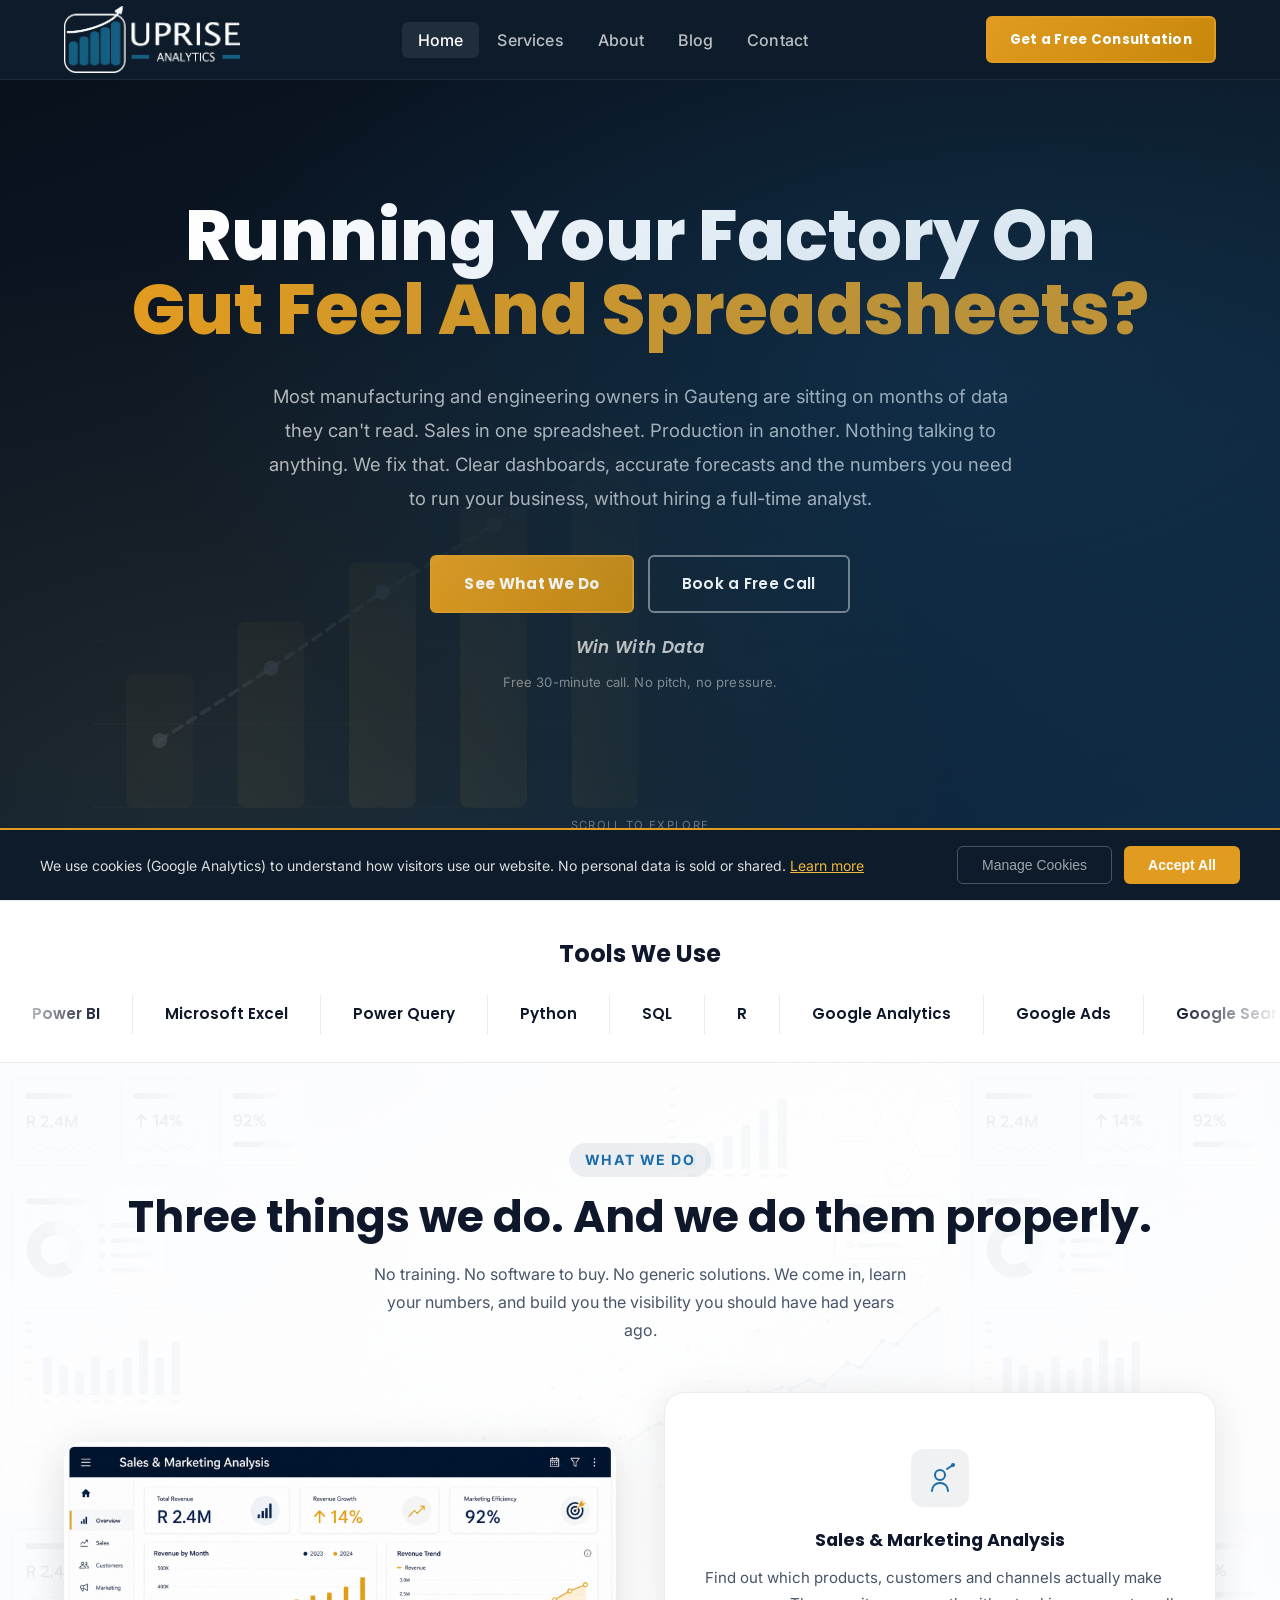
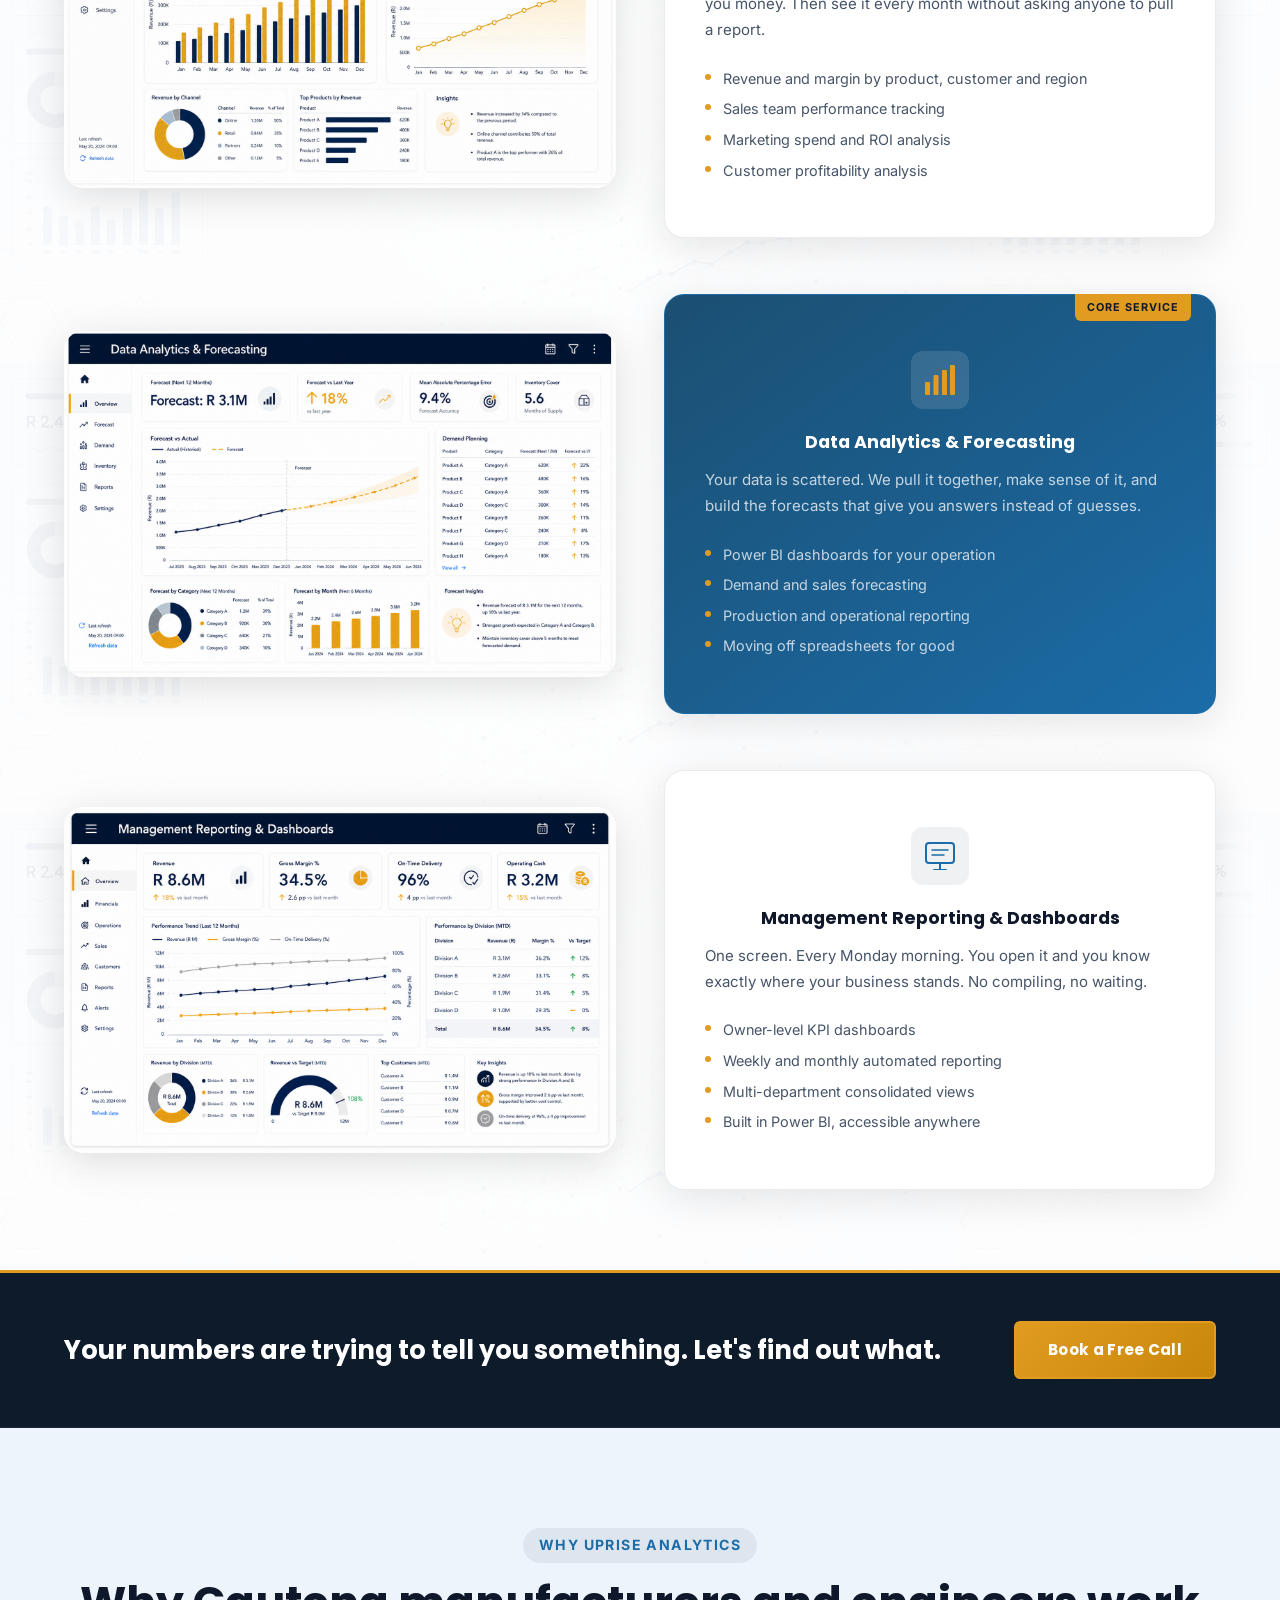
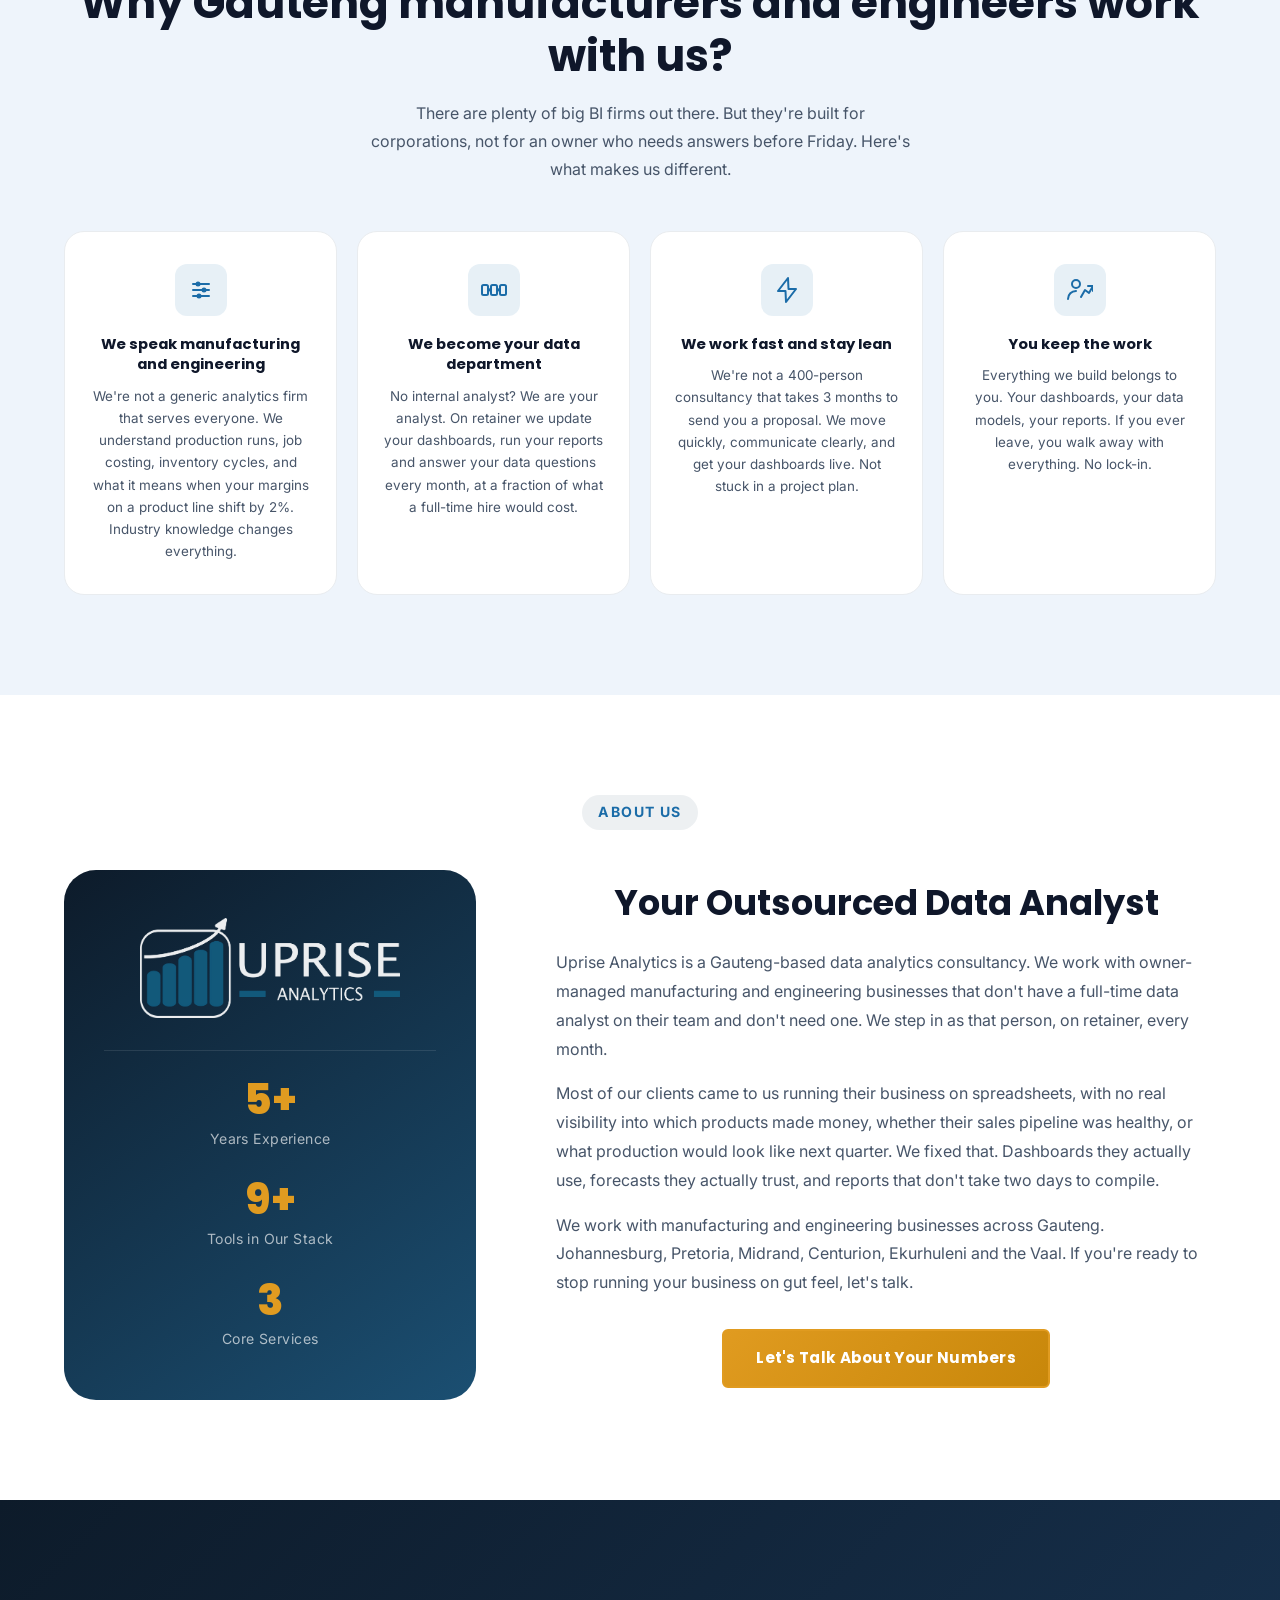
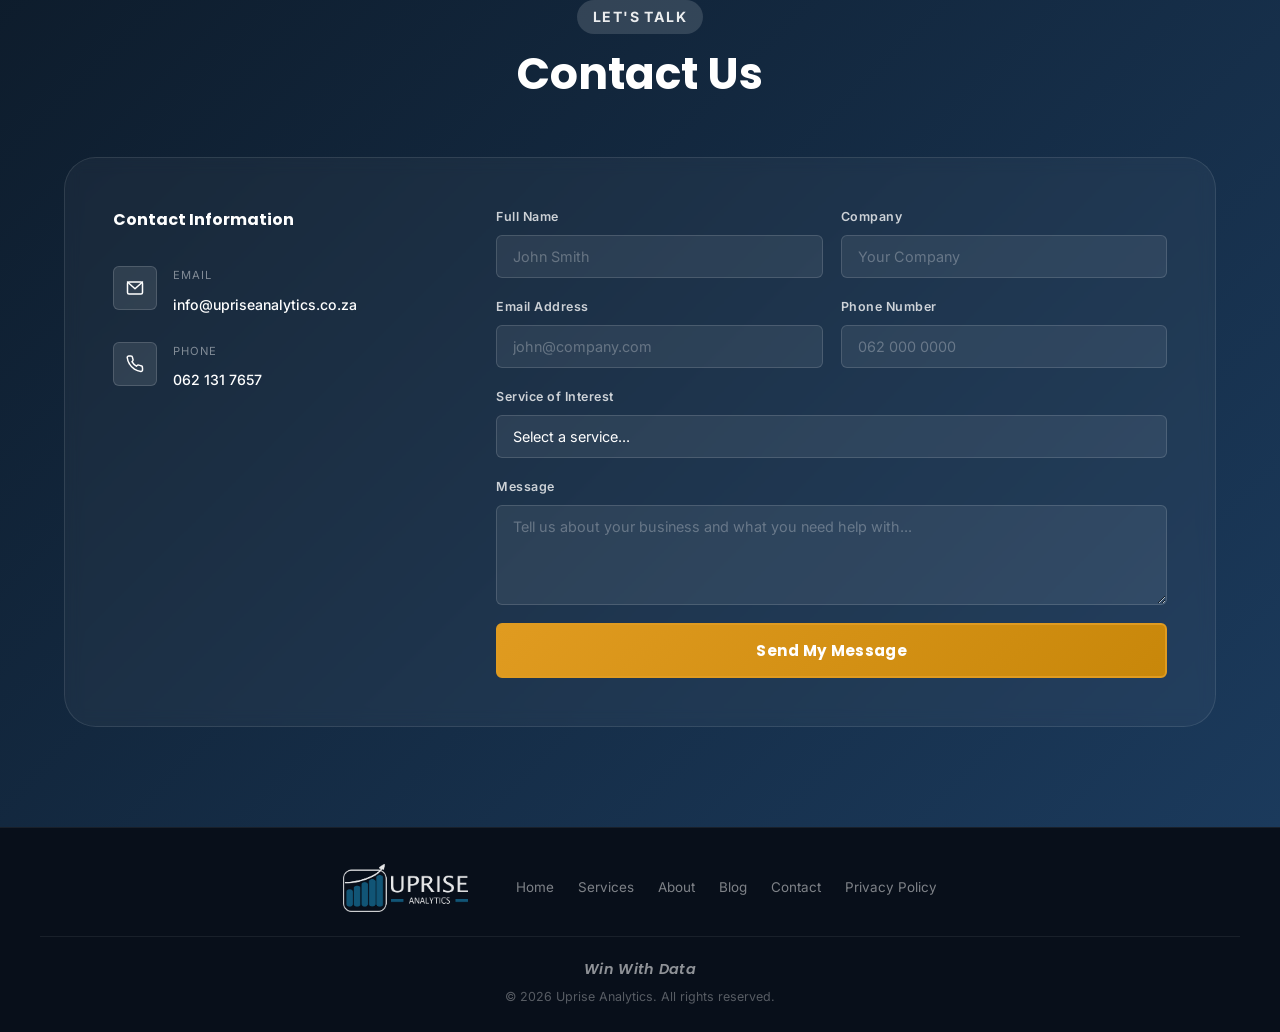
<file: index.html>
<!DOCTYPE html>
<html lang="en">
<head>
    <!-- Disable GA if user opted out -->
    <script>if (localStorage.getItem('analyticsConsent') === 'false') { window['ga-disable-G-B9ZDE1XXMC'] = true; }</script>

    <!-- Google tag (gtag.js) -->
    <script async src="https://www.googletagmanager.com/gtag/js?id=G-B9ZDE1XXMC"></script>
    <script>
      window.dataLayer = window.dataLayer || [];
      function gtag(){dataLayer.push(arguments);}
      gtag('js', new Date());
      gtag('config', 'G-B9ZDE1XXMC');
    </script>

    <meta charset="UTF-8">
    <meta name="viewport" content="width=device-width, initial-scale=1.0">
    <meta name="description" content="Your outsourced data analyst for Gauteng manufacturing and engineering firms. We turn spreadsheets into dashboards, accurate forecasts and clear reports. No full-time hire needed. Win With Data.">
    <meta name="robots" content="index, follow">
    <meta name="keywords" content="data analytics consultant Gauteng, outsourced data analyst South Africa, data analytics for manufacturing, demand forecasting consultant South Africa, sales analysis dashboard, production reporting Gauteng, business intelligence consultant Gauteng, fractional data analyst South Africa, manufacturing data analytics, engineering data analytics, management reporting dashboard, Power BI consultant for manufacturing, factory data analysis Gauteng, marketing analytics consultant, sales performance reporting, data analytics company Pretoria, outsourced analyst retainer South Africa, KPI dashboard for manufacturers, KPI reporting Gauteng, manufacturing KPIs, sales forecasting South Africa, sales forecasting Gauteng, sales forecast dashboard, demand and sales forecasting consultant">
    <title>Uprise Analytics | Data Analytics Done Right</title>

    <!-- Favicon -->
    <link rel="icon" type="image/png" href="Images/favcon.png">
    <link rel="apple-touch-icon" href="Images/favcon.png">

    <!-- Canonical -->
    <link rel="canonical" href="https://www.upriseanalytics.co.za/">

    <!-- Open Graph -->
    <meta property="og:type"        content="website">
    <meta property="og:url"         content="https://www.upriseanalytics.co.za/">
    <meta property="og:title"       content="Sales &amp; Marketing Analytics for Gauteng Manufacturers | Uprise">
    <meta property="og:description" content="Your outsourced data analyst for Gauteng manufacturing and engineering firms. We turn spreadsheets into dashboards, forecasts and decisions — without the cost of a full-time hire.">
    <meta property="og:image"       content="https://www.upriseanalytics.co.za/Images/logo-dark.png">
    <meta property="og:locale"      content="en_ZA">
    <meta property="og:site_name"   content="Uprise Analytics">

    <!-- Twitter Card -->
    <meta name="twitter:card"        content="summary_large_image">
    <meta name="twitter:title"       content="Sales &amp; Marketing Analytics for Gauteng Manufacturers | Uprise">
    <meta name="twitter:description" content="Your outsourced data analyst for Gauteng manufacturing and engineering firms. We turn spreadsheets into dashboards, forecasts and decisions — without the cost of a full-time hire.">
    <meta name="twitter:image"       content="https://www.upriseanalytics.co.za/Images/logo-dark.png">

    <!-- Schema.org JSON-LD Structured Data -->
    <script type="application/ld+json">
    {
      "@context": "https://schema.org",
      "@graph": [
        {
          "@type": "Organization",
          "@id": "https://www.upriseanalytics.co.za/#organization",
          "name": "Uprise Analytics",
          "url": "https://www.upriseanalytics.co.za/",
          "logo": "https://www.upriseanalytics.co.za/Images/logo-dark.png",
          "email": "info@upriseanalytics.co.za",
          "telephone": "+27621317657",
          "address": {
            "@type": "PostalAddress",
            "addressLocality": "Gauteng",
            "addressRegion": "Gauteng",
            "addressCountry": "ZA"
          },
          "areaServed": [
            {"@type": "City", "name": "Johannesburg"},
            {"@type": "City", "name": "Pretoria"},
            {"@type": "City", "name": "Midrand"},
            {"@type": "City", "name": "Centurion"},
            {"@type": "City", "name": "Ekurhuleni"},
            {"@type": "AdministrativeArea", "name": "Gauteng"}
          ],
          "description": "Outsourced data analytics and forecasting for owner-managed manufacturing and engineering firms in Gauteng.",
          "slogan": "Win With Data",
          "sameAs": [
            "https://www.linkedin.com/company/uprise-analytics"
          ]
        },
        {
          "@type": ["ProfessionalService", "LocalBusiness"],
          "@id": "https://www.upriseanalytics.co.za/#business",
          "name": "Uprise Analytics",
          "url": "https://www.upriseanalytics.co.za/",
          "image": "https://www.upriseanalytics.co.za/Images/logo-dark.png",
          "email": "info@upriseanalytics.co.za",
          "telephone": "+27621317657",
          "priceRange": "$$",
          "address": {
            "@type": "PostalAddress",
            "addressLocality": "Gauteng",
            "addressRegion": "Gauteng",
            "addressCountry": "ZA"
          },
          "geo": {
            "@type": "GeoCoordinates",
            "latitude": -26.2041,
            "longitude": 28.0473
          },
          "areaServed": [
            {"@type": "City", "name": "Johannesburg"},
            {"@type": "City", "name": "Pretoria"},
            {"@type": "City", "name": "Midrand"},
            {"@type": "City", "name": "Centurion"},
            {"@type": "City", "name": "Ekurhuleni"},
            {"@type": "AdministrativeArea", "name": "Gauteng"}
          ],
          "serviceType": [
            "Data Analytics Consulting",
            "Business Forecasting",
            "Demand Forecasting",
            "Sales Analysis",
            "Marketing Analytics",
            "Management Reporting",
            "Power BI Dashboards",
            "Production Reporting",
            "Outsourced Data Analyst",
            "KPI Dashboard Development",
            "Sales Forecasting",
            "Manufacturing Analytics",
            "Fractional Data Analyst"
          ],
          "slogan": "Win With Data",
          "sameAs": [
            "https://www.linkedin.com/company/uprise-analytics"
          ]
        }
      ]
    }
    </script>

    <!-- Google Fonts -->
    <link rel="preconnect" href="https://fonts.googleapis.com">
    <link rel="preconnect" href="https://fonts.gstatic.com" crossorigin>
    <link href="https://fonts.googleapis.com/css2?family=Poppins:wght@300;400;500;600;700;800&family=Inter:wght@300;400;500;600&display=swap" rel="stylesheet">

    <!-- Styles -->
    <link rel="stylesheet" href="css/styles.css">
</head>
<body>

    <!-- ================================================
         NAVIGATION
    ================================================ -->
    <nav class="navbar" id="navbar">
        <div class="container nav-container">

            <a href="#home" class="nav-logo">
                <img src="Images/logo-white.png" alt="Uprise Analytics" class="nav-logo-img nav-logo-white">
                <img src="Images/logo-dark.png"  alt="Uprise Analytics" class="nav-logo-img nav-logo-dark">
            </a>

            <ul class="nav-links" id="navLinks">
                <li><a href="#home" class="nav-link">Home</a></li>
                <li><a href="#services" class="nav-link">Services</a></li>
                <li><a href="#about" class="nav-link">About</a></li>
                <li><a href="blog/" class="nav-link">Blog</a></li>
                <li><a href="#contact" class="nav-link">Contact</a></li>
                <li class="nav-mobile-cta"><a href="#contact" class="btn btn-accent">Get a Free Consultation</a></li>
            </ul>

            <a href="#contact" class="btn btn-accent nav-cta">Get a Free Consultation</a>

            <button class="hamburger" id="hamburger" aria-label="Toggle navigation menu">
                <span></span>
                <span></span>
                <span></span>
            </button>
        </div>
    </nav>


    <!-- ================================================
         HERO
    ================================================ -->
    <section class="hero" id="home">
        <div class="hero-bg-pattern"></div>
        <div class="hero-dashboard-bg" aria-hidden="true">
            <svg viewBox="0 0 400 290" xmlns="http://www.w3.org/2000/svg">
                <line x1="50" y1="240" x2="380" y2="240" stroke="rgba(255,255,255,0.12)" stroke-width="1"/>
                <line x1="50" y1="195" x2="380" y2="195" stroke="rgba(255,255,255,0.12)" stroke-width="1"/>
                <line x1="50" y1="150" x2="380" y2="150" stroke="rgba(255,255,255,0.12)" stroke-width="1"/>
                <line x1="50" y1="105" x2="380" y2="105" stroke="rgba(255,255,255,0.12)" stroke-width="1"/>
                <line x1="50" y1="60" x2="380" y2="60" stroke="rgba(255,255,255,0.12)" stroke-width="1"/>
                <rect x="68" y="168" width="36" height="72" rx="4" fill="rgba(201,168,76,0.25)"/>
                <rect x="128" y="140" width="36" height="100" rx="4" fill="rgba(201,168,76,0.42)"/>
                <rect x="188" y="108" width="36" height="132" rx="4" fill="rgba(201,168,76,0.62)"/>
                <rect x="248" y="78" width="36" height="162" rx="4" fill="rgba(201,168,76,0.80)"/>
                <rect x="308" y="48" width="36" height="192" rx="4" fill="#C9A84C"/>
                <polyline points="86,204 146,165 206,124 266,88 326,58" fill="none" stroke="rgba(255,255,255,0.55)" stroke-width="2" stroke-dasharray="5,4" stroke-linecap="round"/>
                <circle cx="86" cy="204" r="4" fill="white" opacity="0.7"/>
                <circle cx="146" cy="165" r="4" fill="white" opacity="0.7"/>
                <circle cx="206" cy="124" r="4" fill="white" opacity="0.7"/>
                <circle cx="266" cy="88" r="4" fill="white" opacity="0.7"/>
                <circle cx="326" cy="58" r="5" fill="white"/>
                <text x="86" y="262" text-anchor="middle" fill="rgba(255,255,255,0.45)" font-size="11" font-family="Inter, sans-serif">Q1</text>
                <text x="146" y="262" text-anchor="middle" fill="rgba(255,255,255,0.45)" font-size="11" font-family="Inter, sans-serif">Q2</text>
                <text x="206" y="262" text-anchor="middle" fill="rgba(255,255,255,0.45)" font-size="11" font-family="Inter, sans-serif">Q3</text>
                <text x="266" y="262" text-anchor="middle" fill="rgba(255,255,255,0.45)" font-size="11" font-family="Inter, sans-serif">Q4</text>
                <text x="326" y="262" text-anchor="middle" fill="rgba(255,255,255,0.45)" font-size="11" font-family="Inter, sans-serif">Q5</text>
                <rect x="293" y="22" width="90" height="26" rx="13" fill="rgba(201,168,76,0.18)" stroke="#C9A84C" stroke-width="1"/>
                <text x="338" y="39" text-anchor="middle" fill="#C9A84C" font-size="11.5" font-family="Poppins, sans-serif" font-weight="600">↑ Growth</text>
            </svg>
        </div>
        <div class="hero-container">
            <div class="hero-content">
<h1 class="hero-title">
                    Running Your Factory On<br><span class="text-accent">Gut Feel And Spreadsheets?</span>
                </h1>
                <p class="hero-subtitle">
                    Most manufacturing and engineering owners in Gauteng are sitting on months of data they can't read. Sales in one spreadsheet. Production in another. Nothing talking to anything. We fix that. Clear dashboards, accurate forecasts and the numbers you need to run your business, without hiring a full-time analyst.
                </p>
                <div class="hero-actions">
                    <a href="#services" class="btn btn-accent">See What We Do</a>
                    <a href="#contact" class="btn btn-outline-light">Book a Free Call</a>
                </div>
                <p class="hero-slogan"><em>Win With Data</em></p>
                <p class="hero-trust">Free 30-minute call. No pitch, no pressure.</p>
            </div>
        </div>

        <div class="hero-scroll">
            <span>Scroll to explore</span>
            <div class="scroll-line"></div>
        </div>
    </section>


    <!-- ================================================
         TOOLS STRIP
    ================================================ -->
    <div class="tools-strip">
        <h2 class="tools-strip-label">Tools We Use</h2>
        <div class="tools-marquee-wrapper">
            <div class="tools-track">
                <span class="tool-item">Power BI</span>
                <span class="tool-item">Microsoft Excel</span>
                <span class="tool-item">Power Query</span>
                <span class="tool-item">Python</span>
                <span class="tool-item">SQL</span>
                <span class="tool-item">R</span>
                <span class="tool-item">Google Analytics</span>
                <span class="tool-item">Google Ads</span>
                <span class="tool-item">Google Search Console</span>
                <span class="tool-item">Power BI</span>
                <span class="tool-item">Microsoft Excel</span>
                <span class="tool-item">Power Query</span>
                <span class="tool-item">Python</span>
                <span class="tool-item">SQL</span>
                <span class="tool-item">R</span>
                <span class="tool-item">Google Analytics</span>
                <span class="tool-item">Google Ads</span>
                <span class="tool-item">Google Search Console</span>
                <span class="tool-item">Power BI</span>
                <span class="tool-item">Microsoft Excel</span>
                <span class="tool-item">Power Query</span>
                <span class="tool-item">Python</span>
                <span class="tool-item">SQL</span>
                <span class="tool-item">R</span>
                <span class="tool-item">Google Analytics</span>
                <span class="tool-item">Google Ads</span>
                <span class="tool-item">Google Search Console</span>
                <span class="tool-item">Power BI</span>
                <span class="tool-item">Microsoft Excel</span>
                <span class="tool-item">Power Query</span>
                <span class="tool-item">Python</span>
                <span class="tool-item">SQL</span>
                <span class="tool-item">R</span>
                <span class="tool-item">Google Analytics</span>
                <span class="tool-item">Google Ads</span>
                <span class="tool-item">Google Search Console</span>
            </div>
        </div>
    </div>


    <!-- ================================================
         SERVICES
    ================================================ -->
    <section class="services" id="services">
        <div class="container">
            <div class="section-header">
                <span class="section-badge">What We Do</span>
                <h2 class="section-title">Three things we do. And we do them properly.</h2>
                <p class="section-subtitle">No training. No software to buy. No generic solutions. We come in, learn your numbers, and build you the visibility you should have had years ago.</p>
            </div>

            <!-- Service Row 1 — Sales & Marketing -->
            <div class="service-row" data-aos>
                <div class="service-row-image">
                    <img src="Images/sales_marketing.png" alt="Sales and marketing analytics dashboard" loading="lazy">
                </div>
                <div class="service-card">
                    <div class="service-icon">
                        <svg width="30" height="30" viewBox="0 0 30 30" fill="none" xmlns="http://www.w3.org/2000/svg">
                            <circle cx="15" cy="12" r="5" stroke="currentColor" stroke-width="2" fill="none"/>
                            <path d="M7 28 C7 23 10.5 20 15 20 C19.5 20 23 23 23 28" stroke="currentColor" stroke-width="2" stroke-linecap="round" fill="none"/>
                            <line x1="22" y1="6" x2="28" y2="2" stroke="currentColor" stroke-width="2" stroke-linecap="round"/>
                            <circle cx="28" cy="2" r="2" fill="currentColor"/>
                        </svg>
                    </div>
                    <h3 class="service-title">Sales &amp; Marketing Analysis</h3>
                    <p class="service-desc">Find out which products, customers and channels actually make you money. Then see it every month without asking anyone to pull a report.</p>
                    <ul class="service-list">
                        <li>Revenue and margin by product, customer and region</li>
                        <li>Sales team performance tracking</li>
                        <li>Marketing spend and ROI analysis</li>
                        <li>Customer profitability analysis</li>
                    </ul>
                </div>
            </div>

            <!-- Service Row 2 — Data Analytics (featured) -->
            <div class="service-row" data-aos>
                <div class="service-row-image">
                    <img src="Images/data analytics and forecasting.png" alt="Data analytics and forecasting dashboard" loading="lazy">
                </div>
                <div class="service-card featured">
                    <div class="featured-badge">Core Service</div>
                    <div class="service-icon">
                        <svg width="30" height="30" viewBox="0 0 30 30" fill="none" xmlns="http://www.w3.org/2000/svg">
                            <rect x="0" y="17" width="5" height="13" rx="1" fill="currentColor"/>
                            <rect x="8.5" y="10" width="5" height="20" rx="1" fill="currentColor"/>
                            <rect x="17" y="5" width="5" height="25" rx="1" fill="currentColor"/>
                            <rect x="25" y="0" width="5" height="30" rx="1" fill="currentColor"/>
                        </svg>
                    </div>
                    <h3 class="service-title">Data Analytics &amp; Forecasting</h3>
                    <p class="service-desc">Your data is scattered. We pull it together, make sense of it, and build the forecasts that give you answers instead of guesses.</p>
                    <ul class="service-list">
                        <li>Power BI dashboards for your operation</li>
                        <li>Demand and sales forecasting</li>
                        <li>Production and operational reporting</li>
                        <li>Moving off spreadsheets for good</li>
                    </ul>
                </div>
            </div>

            <!-- Service Row 3 — Management Reporting -->
            <div class="service-row" data-aos>
                <div class="service-row-image">
                    <img src="Images/manage_reporting_and_dashboards.png" alt="Management reporting and dashboards" loading="lazy">
                </div>
                <div class="service-card">
                    <div class="service-icon">
                        <svg width="30" height="28" viewBox="0 0 30 28" fill="none" xmlns="http://www.w3.org/2000/svg">
                            <rect x="1" y="1" width="28" height="20" rx="3" stroke="currentColor" stroke-width="2" fill="none"/>
                            <path d="M9 28 H21 M15 21 V28" stroke="currentColor" stroke-width="2" stroke-linecap="round"/>
                            <line x1="7" y1="8" x2="23" y2="8" stroke="currentColor" stroke-width="1.5" stroke-linecap="round"/>
                            <line x1="7" y1="13" x2="19" y2="13" stroke="currentColor" stroke-width="1.5" stroke-linecap="round"/>
                        </svg>
                    </div>
                    <h3 class="service-title">Management Reporting &amp; Dashboards</h3>
                    <p class="service-desc">One screen. Every Monday morning. You open it and you know exactly where your business stands. No compiling, no waiting.</p>
                    <ul class="service-list">
                        <li>Owner-level KPI dashboards</li>
                        <li>Weekly and monthly automated reporting</li>
                        <li>Multi-department consolidated views</li>
                        <li>Built in Power BI, accessible anywhere</li>
                    </ul>
                </div>
            </div>

        </div>
    </section>

    <!-- ================================================
         CTA STRIP
    ================================================ -->
    <section class="cta-strip">
        <div class="container cta-strip-inner">
            <p class="cta-strip-text">Your numbers are trying to tell you something. Let's find out what.</p>
            <a href="#contact" class="btn btn-accent">Book a Free Call</a>
        </div>
    </section>


    <!-- ================================================
         WHY US
    ================================================ -->
    <section class="why-us">
        <div class="container">
            <div class="section-header">
                <span class="section-badge">Why Uprise Analytics</span>
                <h2 class="section-title">Why Gauteng manufacturers and engineers work with us?</h2>
                <p class="section-subtitle">There are plenty of big BI firms out there. But they're built for corporations, not for an owner who needs answers before Friday. Here's what makes us different.</p>
            </div>

            <div class="why-grid">
                <div class="why-card" data-aos>
                    <div class="why-icon">
                        <svg width="24" height="24" viewBox="0 0 24 24" fill="none" stroke="currentColor" stroke-width="2" stroke-linecap="round" stroke-linejoin="round">
                            <line x1="4" y1="6" x2="20" y2="6"/>
                            <line x1="4" y1="12" x2="20" y2="12"/>
                            <line x1="4" y1="18" x2="20" y2="18"/>
                            <circle cx="9" cy="6" r="2.5" fill="currentColor" stroke="none"/>
                            <circle cx="15" cy="12" r="2.5" fill="currentColor" stroke="none"/>
                            <circle cx="10" cy="18" r="2.5" fill="currentColor" stroke="none"/>
                        </svg>
                    </div>
                    <h3 class="why-card-title">We speak manufacturing and engineering</h3>
                    <p>We're not a generic analytics firm that serves everyone. We understand production runs, job costing, inventory cycles, and what it means when your margins on a product line shift by 2%. Industry knowledge changes everything.</p>
                </div>
                <div class="why-card" data-aos data-aos-delay="100">
                    <div class="why-icon">
                        <svg width="26" height="22" viewBox="0 0 26 22" fill="none" stroke="currentColor" stroke-width="2" stroke-linecap="round" stroke-linejoin="round">
                            <rect x="1" y="6" width="6" height="10" rx="1.5"/>
                            <rect x="10" y="6" width="6" height="10" rx="1.5"/>
                            <rect x="19" y="6" width="6" height="10" rx="1.5"/>
                            <line x1="7" y1="11" x2="10" y2="11"/>
                            <line x1="16" y1="11" x2="19" y2="11"/>
                            <polyline points="8.5,11 9.5,9.5 9.5,12.5"/>
                            <polyline points="17.5,11 18.5,9.5 18.5,12.5"/>
                        </svg>
                    </div>
                    <h3 class="why-card-title">We become your data department</h3>
                    <p>No internal analyst? We are your analyst. On retainer we update your dashboards, run your reports and answer your data questions every month, at a fraction of what a full-time hire would cost.</p>
                </div>
                <div class="why-card" data-aos data-aos-delay="200">
                    <div class="why-icon">
                        <svg width="20" height="26" viewBox="0 0 20 26" fill="none" stroke="currentColor" stroke-width="2" stroke-linecap="round" stroke-linejoin="round">
                            <path d="M11 1 L1 14 H8.5 L9 25 L19 12 H11.5 Z"/>
                        </svg>
                    </div>
                    <h3 class="why-card-title">We work fast and stay lean</h3>
                    <p>We're not a 400-person consultancy that takes 3 months to send you a proposal. We move quickly, communicate clearly, and get your dashboards live. Not stuck in a project plan.</p>
                </div>
                <div class="why-card" data-aos data-aos-delay="300">
                    <div class="why-icon">
                        <svg width="26" height="26" viewBox="0 0 26 26" fill="none" stroke="currentColor" stroke-width="2" stroke-linecap="round" stroke-linejoin="round">
                            <circle cx="9" cy="7" r="4"/>
                            <path d="M1 22 C1 17.5 4.5 14 9 14"/>
                            <polyline points="14,20 18,13 22,16 26,9"/>
                            <polyline points="21,9 26,9 26,14"/>
                        </svg>
                    </div>
                    <h3 class="why-card-title">You keep the work</h3>
                    <p>Everything we build belongs to you. Your dashboards, your data models, your reports. If you ever leave, you walk away with everything. No lock-in.</p>
                </div>
            </div>
        </div>
    </section>


    <!-- ================================================
         ABOUT
    ================================================ -->
    <section class="about" id="about">
        <div class="container">
            <span class="section-badge about-badge">About Us</span>
        </div>
        <div class="container about-container">
            <div class="about-visual">
                <div class="about-card">
                    <div class="about-logo">
                        <img src="Images/logo-white.png" alt="Uprise Analytics outsourced data analyst Gauteng" class="about-logo-img" loading="lazy">
                    </div>
                    <div class="about-divider"></div>
                    <div class="about-stat">
                        <span class="stat-number">5+</span>
                        <span class="stat-label">Years Experience</span>
                    </div>
                    <div class="about-stat">
                        <span class="stat-number">9+</span>
                        <span class="stat-label">Tools in Our Stack</span>
                    </div>
                    <div class="about-stat">
                        <span class="stat-number">3</span>
                        <span class="stat-label">Core Services</span>
                    </div>
                </div>
            </div>

            <div class="about-content" data-aos>
                <h2 class="section-title">Your Outsourced Data Analyst</h2>
                <p class="about-text">
                    Uprise Analytics is a Gauteng-based data analytics consultancy. We work with owner-managed manufacturing and engineering businesses that don't have a full-time data analyst on their team and don't need one. We step in as that person, on retainer, every month.
                </p>
                <p class="about-text">
                    Most of our clients came to us running their business on spreadsheets, with no real visibility into which products made money, whether their sales pipeline was healthy, or what production would look like next quarter. We fixed that. Dashboards they actually use, forecasts they actually trust, and reports that don't take two days to compile.
                </p>
                <p class="about-text">
                    We work with manufacturing and engineering businesses across Gauteng. Johannesburg, Pretoria, Midrand, Centurion, Ekurhuleni and the Vaal. If you're ready to stop running your business on gut feel, let's talk.
                </p>
                <a href="#contact" class="btn btn-accent">Let's Talk About Your Numbers</a>
            </div>
        </div>
    </section>


    <!-- ================================================
         CONTACT
    ================================================ -->
    <section class="contact" id="contact">
        <div class="container">
            <div class="section-header">
                <span class="section-badge section-badge--light">Let's Talk</span>
                <h2 class="section-title section-title--light">Contact Us</h2>
            </div>

            <div class="contact-container">
                <div class="contact-info">
                    <h3>Contact Information</h3>
                    <div class="contact-item">
                        <div class="contact-icon">
                            <svg width="18" height="18" viewBox="0 0 24 24" fill="none" stroke="currentColor" stroke-width="2" stroke-linecap="round" stroke-linejoin="round">
                                <rect x="2" y="4" width="20" height="16" rx="2"/>
                                <polyline points="2,4 12,13 22,4"/>
                            </svg>
                        </div>
                        <div>
                            <span class="contact-label">Email</span>
                            <a href="mailto:info@upriseanalytics.co.za" class="contact-value">info@upriseanalytics.co.za</a>
                        </div>
                    </div>
                    <div class="contact-item">
                        <div class="contact-icon">
                            <svg width="18" height="18" viewBox="0 0 24 24" fill="none" stroke="currentColor" stroke-width="2" stroke-linecap="round" stroke-linejoin="round">
                                <path d="M22 16.92v3a2 2 0 0 1-2.18 2 19.79 19.79 0 0 1-8.63-3.07A19.5 19.5 0 0 1 4.69 12a19.79 19.79 0 0 1-3.07-8.67A2 2 0 0 1 3.6 1.27h3a2 2 0 0 1 2 1.72 12.84 12.84 0 0 0 .7 2.81 2 2 0 0 1-.45 2.11L7.91 8.91a16 16 0 0 0 6 6l.91-.91a2 2 0 0 1 2.11-.45 12.84 12.84 0 0 0 2.81.7A2 2 0 0 1 21.73 16.92z"/>
                            </svg>
                        </div>
                        <div>
                            <span class="contact-label">Phone</span>
                            <a href="tel:0621317657" class="contact-value">062 131 7657</a>
                        </div>
                    </div>
                </div>

                <form class="contact-form" id="contactForm">
                    <!-- Web3Forms: replace YOUR_ACCESS_KEY_HERE with your key from web3forms.com -->
                    <input type="hidden" name="access_key" value="8626f112-970e-4825-bc7d-15c8eb3f9980">
                    <input type="hidden" name="subject" value="New Enquiry — Uprise Analytics Website">
                    <input type="hidden" name="from_name" value="Uprise Analytics Website">
                    <input type="checkbox" name="botcheck" style="display:none">
                    <div class="form-row">
                        <div class="form-group">
                            <label for="name">Full Name</label>
                            <input type="text" id="name" name="name" placeholder="John Smith" required>
                        </div>
                        <div class="form-group">
                            <label for="company">Company</label>
                            <input type="text" id="company" name="company" placeholder="Your Company">
                        </div>
                    </div>
                    <div class="form-row">
                        <div class="form-group">
                            <label for="email">Email Address</label>
                            <input type="email" id="email" name="email" placeholder="john@company.com" required>
                        </div>
                        <div class="form-group">
                            <label for="phone">Phone Number</label>
                            <input type="tel" id="phone" name="phone" placeholder="062 000 0000" required>
                        </div>
                    </div>
                    <div class="form-group">
                        <label for="service">Service of Interest</label>
                        <select id="service" name="service">
                            <option value="">Select a service...</option>
                            <option value="analytics">Data Analytics &amp; Forecasting</option>
                            <option value="sales">Sales &amp; Marketing Analysis</option>
                            <option value="reporting">Management Reporting &amp; Dashboards</option>
                            <option value="other">Not Sure &mdash; just want to talk</option>
                        </select>
                    </div>
                    <div class="form-group">
                        <label for="message">Message</label>
                        <textarea id="message" name="message" rows="4" placeholder="Tell us about your business and what you need help with..." required></textarea>
                    </div>
                    <button type="submit" class="btn btn-accent btn-full" id="submitBtn">
                        Send My Message
                    </button>
                    <div class="form-success" id="formSuccess">
                        &#x2705; Thank you! We'll be in touch soon.
                    </div>
                </form>
            </div>
        </div>
    </section>


    <!-- ================================================
         FOOTER
    ================================================ -->
    <footer class="footer">
        <div class="container footer-top">
            <a href="#home" class="nav-logo footer-logo">
                <img src="Images/logo-white.png" alt="Uprise Analytics" class="footer-logo-img">
            </a>
            <nav class="footer-nav" aria-label="Footer navigation">
                <a href="#home">Home</a>
                <a href="#services">Services</a>
                <a href="#about">About</a>
                <a href="blog/">Blog</a>
                <a href="#contact">Contact</a>
                <a href="/privacy-policy.html">Privacy Policy</a>
            </nav>
        </div>
        <div class="container footer-bottom">
            <p class="footer-tagline"><em>Win With Data</em></p>
            <p class="footer-copy">&copy; 2026 Uprise Analytics. All rights reserved.</p>
        </div>
    </footer>


    <!-- Cookie Consent Banner -->
    <div id="cookieBanner" class="cookie-banner" role="dialog" aria-label="Cookie notice" aria-live="polite">
        <div class="cookie-banner__inner">
            <p class="cookie-banner__text">
                We use cookies (Google Analytics) to understand how visitors use our website. No personal data is sold or shared.
                <a href="/privacy-policy.html" style="color: var(--color-accent-light); text-decoration: underline;">Learn more</a>
            </p>
            <div class="cookie-banner__actions">
                <button id="cookieManage" class="cookie-banner__decline">Manage Cookies</button>
                <button id="cookieAccept" class="cookie-banner__accept">Accept All</button>
            </div>
        </div>
    </div>

    <!-- Cookie Settings Modal -->
    <div id="cookieModal" class="cookie-modal" role="dialog" aria-modal="true" aria-label="Cookie settings">
        <div class="cookie-modal__overlay"></div>
        <div class="cookie-modal__box">
            <div class="cookie-modal__header">
                <h2>Cookie Settings</h2>
                <button id="cookieModalClose" class="cookie-modal__close" aria-label="Close">&times;</button>
            </div>
            <div class="cookie-modal__body">
                <div class="cookie-row">
                    <div class="cookie-row__info">
                        <strong>Essential Cookies</strong>
                        <p>Required for the website to work properly. These cannot be disabled.</p>
                    </div>
                    <label class="cookie-toggle">
                        <input type="checkbox" checked disabled>
                        <span class="cookie-toggle__slider"></span>
                    </label>
                </div>
                <div class="cookie-row">
                    <div class="cookie-row__info">
                        <strong>Analytics Cookies</strong>
                        <p>Google Analytics &mdash; helps us understand how visitors use our site. No personal data is sold or shared.</p>
                    </div>
                    <label class="cookie-toggle">
                        <input type="checkbox" id="analyticsToggle" checked>
                        <span class="cookie-toggle__slider"></span>
                    </label>
                </div>
            </div>
            <div class="cookie-modal__footer">
                <button id="cookieSavePrefs" class="cookie-banner__accept">Save Preferences</button>
            </div>
        </div>
    </div>

    <!-- WhatsApp floating button (mobile only) -->
    <a href="https://wa.me/27621317657" class="whatsapp-fab" target="_blank" rel="noopener" aria-label="Chat on WhatsApp">
        <svg xmlns="http://www.w3.org/2000/svg" viewBox="0 0 32 32" width="32" height="32" fill="white">
            <path d="M16 0C7.163 0 0 7.163 0 16c0 2.823.736 5.476 2.027 7.782L0 32l8.418-2.004A15.93 15.93 0 0 0 16 32c8.837 0 16-7.163 16-16S24.837 0 16 0zm8.07 22.226c-.335.942-1.95 1.8-2.683 1.914-.687.107-1.552.152-2.504-.158-.577-.186-1.317-.434-2.267-.852-3.99-1.724-6.593-5.75-6.793-6.016-.199-.265-1.625-2.162-1.625-4.124s1.028-2.93 1.393-3.329c.365-.4.797-.5 1.063-.5h.76c.244 0 .574-.093.898.685.336.8 1.143 2.797 1.243 3.001.1.204.167.443.033.71-.133.266-.2.43-.398.663-.199.232-.418.519-.597.697-.199.199-.406.413-.174.81.232.397 1.03 1.7 2.212 2.754 1.52 1.354 2.8 1.773 3.197 1.972.397.2.63.167.863-.1.232-.266.995-1.162 1.26-1.56.265-.4.53-.332.896-.2.365.133 2.33 1.1 2.729 1.3.397.198.663.297.762.464.099.166.099.964-.236 1.907z"/>
        </svg>
    </a>

    <script src="js/main.js"></script>
</body>
</html>
</file>
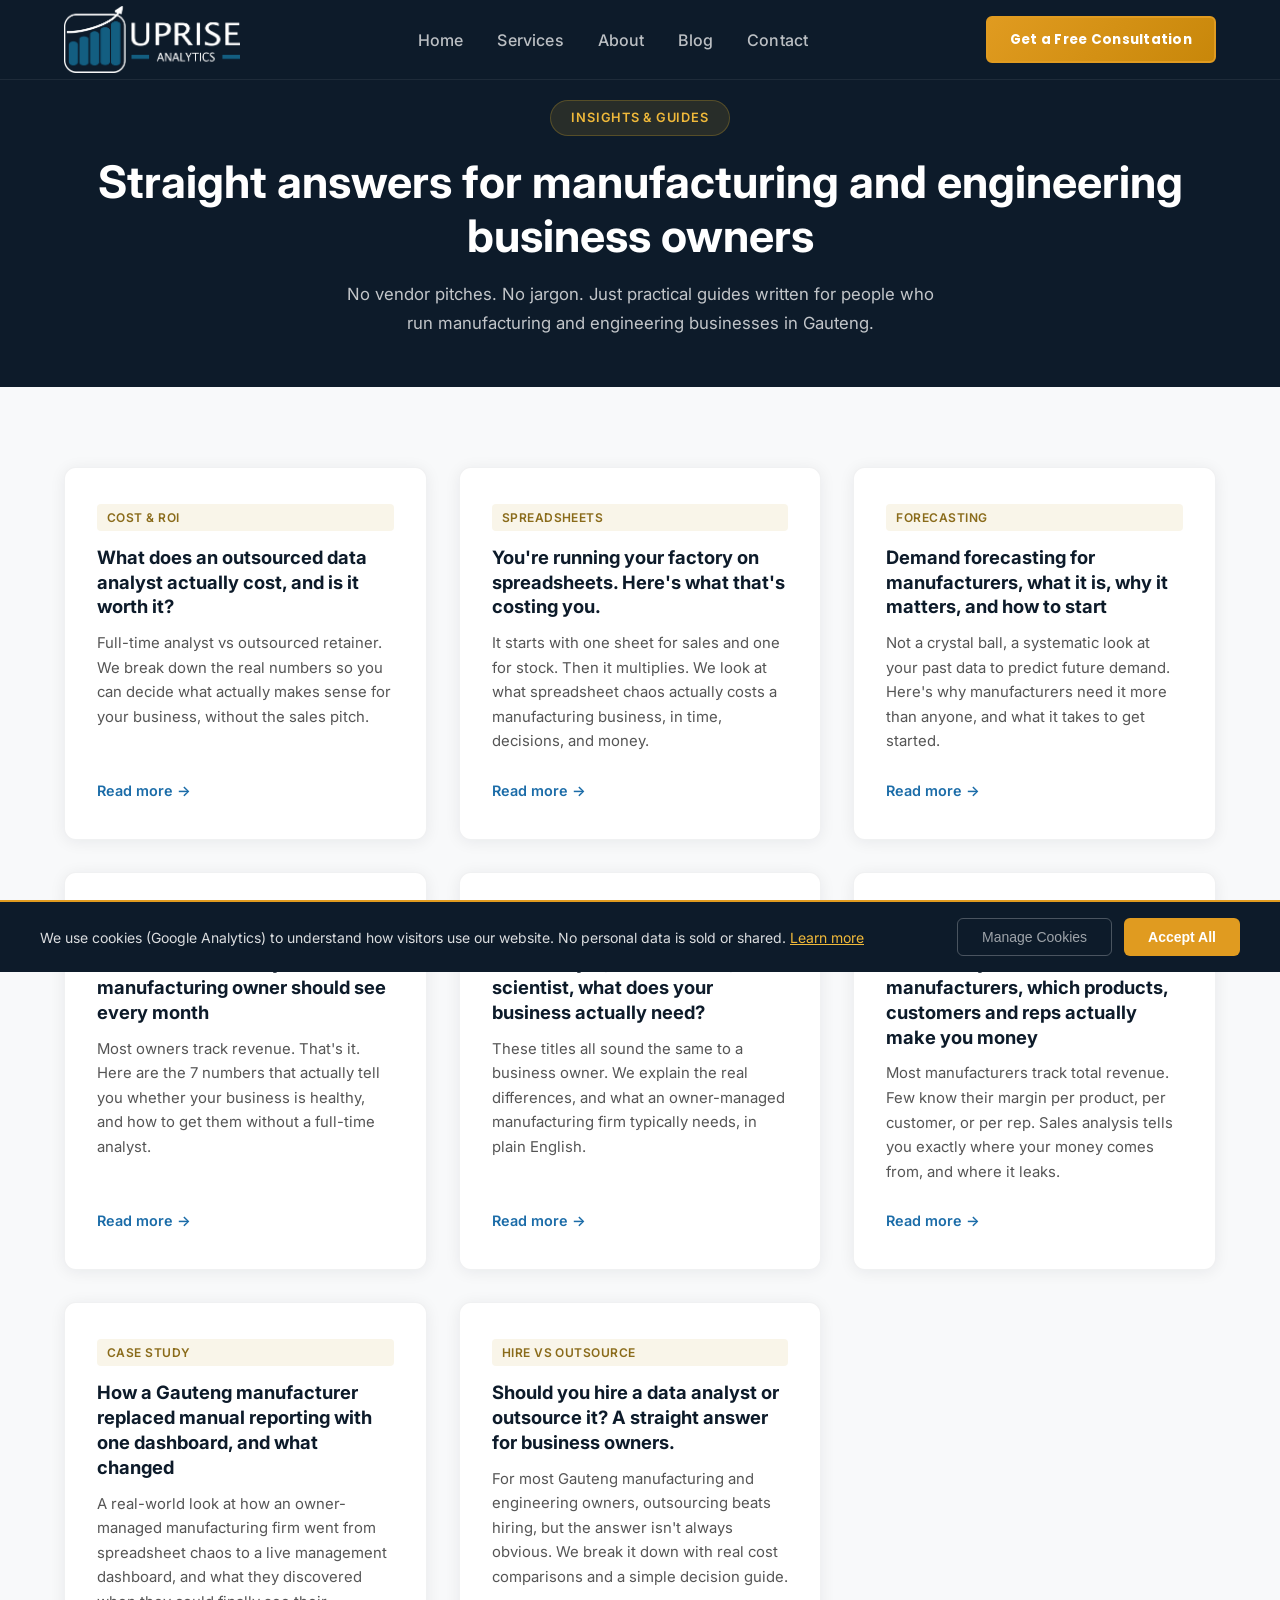
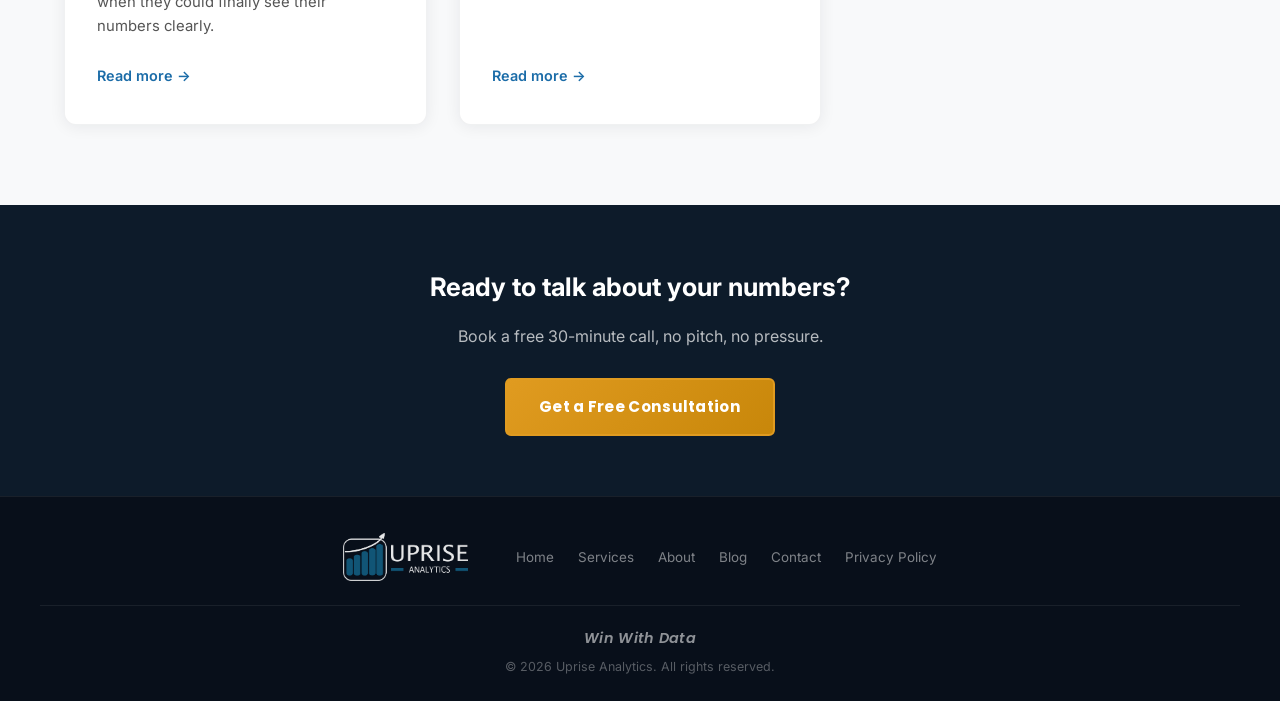
<file: blog/index.html>
﻿<!DOCTYPE html>
<html lang="en">
<head>
    <!-- Disable GA if user opted out -->
    <script>if (localStorage.getItem('analyticsConsent') === 'false') { window['ga-disable-G-B9ZDE1XXMC'] = true; }</script>

    <!-- Google tag (gtag.js) -->
    <script async src="https://www.googletagmanager.com/gtag/js?id=G-B9ZDE1XXMC"></script>
    <script>
      window.dataLayer = window.dataLayer || [];
      function gtag(){dataLayer.push(arguments);}
      gtag('js', new Date());
      gtag('config', 'G-B9ZDE1XXMC');
    </script>

    <meta charset="UTF-8">
    <meta name="viewport" content="width=device-width, initial-scale=1.0">
    <meta name="description" content="Practical data and analytics guides for owner-managed manufacturing and engineering businesses in Gauteng. No jargon — just answers.">
    <meta name="robots" content="index, follow">
    <title>Data Analytics Blog for Gauteng Manufacturers | Uprise Analytics</title>

    <!-- Favicon -->
    <link rel="icon" type="image/png" href="../Images/favcon.png">
    <link rel="apple-touch-icon" href="../Images/favcon.png">

    <!-- Canonical -->
    <link rel="canonical" href="https://www.upriseanalytics.co.za/blog/">

    <!-- Open Graph -->
    <meta property="og:type"        content="website">
    <meta property="og:url"         content="https://www.upriseanalytics.co.za/blog/">
    <meta property="og:title"       content="Data Analytics Blog for Gauteng Manufacturers | Uprise Analytics">
    <meta property="og:description" content="Practical data and analytics guides for owner-managed manufacturing and engineering businesses in Gauteng. No jargon — just answers.">
    <meta property="og:image"       content="https://www.upriseanalytics.co.za/Images/logo-dark.png">
    <meta property="og:locale"      content="en_ZA">
    <meta property="og:site_name"   content="Uprise Analytics">

    <!-- Google Fonts -->
    <link rel="preconnect" href="https://fonts.googleapis.com">
    <link rel="preconnect" href="https://fonts.gstatic.com" crossorigin>
    <link href="https://fonts.googleapis.com/css2?family=Poppins:wght@300;400;500;600;700;800&family=Inter:wght@300;400;500;600&display=swap" rel="stylesheet">

    <!-- Styles -->
    <link rel="stylesheet" href="../css/styles.css">
    <style>
        .blog-hero {
            background: #0D1B2A;
            color: white;
            padding: 100px 0 48px;
            text-align: center;
        }
        .blog-hero-badge {
            display: inline-block;
            background: rgba(196,154,42,0.15);
            color: var(--color-accent-light, #C9A84C);
            border: 1px solid rgba(196,154,42,0.3);
            border-radius: 50px;
            padding: 6px 20px;
            font-size: 0.8rem;
            font-weight: 600;
            letter-spacing: 0.06em;
            text-transform: uppercase;
            margin-bottom: 20px;
        }
        .blog-hero h1 {
            font-size: clamp(1.8rem, 4vw, 2.8rem);
            font-weight: 700;
            line-height: 1.2;
            margin-bottom: 16px;
            color: white;
        }
        .blog-hero p {
            font-size: 1.05rem;
            color: rgba(255,255,255,0.75);
            max-width: 600px;
            margin: 0 auto;
        }
        .blog-grid-section {
            padding: 80px 0;
            background: #f8f9fa;
        }
        .blog-grid {
            display: grid;
            grid-template-columns: repeat(auto-fill, minmax(320px, 1fr));
            gap: 32px;
        }
        .blog-card {
            background: white;
            border-radius: 12px;
            padding: 36px 32px;
            box-shadow: 0 2px 16px rgba(13,27,42,0.07);
            display: flex;
            flex-direction: column;
            transition: transform 0.2s ease, box-shadow 0.2s ease;
            border: 1px solid rgba(13,27,42,0.06);
        }
        .blog-card:hover {
            transform: translateY(-4px);
            box-shadow: 0 8px 32px rgba(13,27,42,0.12);
        }
        .blog-card-tag {
            display: inline-block;
            background: rgba(196,154,42,0.1);
            color: #8a6b1a;
            border-radius: 4px;
            padding: 3px 10px;
            font-size: 0.75rem;
            font-weight: 600;
            letter-spacing: 0.04em;
            text-transform: uppercase;
            margin-bottom: 14px;
        }
        .blog-card h2 {
            font-size: 1.15rem;
            font-weight: 700;
            color: var(--color-navy, #0D1B2A);
            line-height: 1.35;
            margin-bottom: 12px;
        }
        .blog-card p {
            font-size: 0.93rem;
            color: #555;
            line-height: 1.65;
            flex-grow: 1;
            margin-bottom: 24px;
        }
        .blog-card-link {
            display: inline-flex;
            align-items: center;
            gap: 6px;
            color: var(--color-blue, #1B6CA8);
            font-weight: 600;
            font-size: 0.9rem;
            text-decoration: none;
            transition: gap 0.2s ease;
        }
        .blog-card-link:hover {
            gap: 10px;
        }
        .blog-cta-section {
            background: var(--color-navy, #0D1B2A);
            padding: 60px 0;
            text-align: center;
        }
        .blog-cta-section h2 {
            color: white;
            font-size: 1.6rem;
            margin-bottom: 12px;
        }
        .blog-cta-section p {
            color: rgba(255,255,255,0.7);
            margin-bottom: 28px;
        }
    </style>
</head>
<body>

    <!-- NAVIGATION -->
    <nav class="navbar" id="navbar">
        <div class="container nav-container">
            <a href="/" class="nav-logo">
                <img src="../Images/logo-white.png" alt="Uprise Analytics" class="nav-logo-img nav-logo-white">
                <img src="../Images/logo-dark.png"  alt="Uprise Analytics" class="nav-logo-img nav-logo-dark">
            </a>
            <ul class="nav-links" id="navLinks">
                <li><a href="/" class="nav-link">Home</a></li>
                <li><a href="/#services" class="nav-link">Services</a></li>
                <li><a href="/#about" class="nav-link">About</a></li>
                <li><a href="/blog/" class="nav-link">Blog</a></li>
                <li><a href="/#contact" class="nav-link">Contact</a></li>
                <li class="nav-mobile-cta"><a href="/#contact" class="btn btn-accent">Get a Free Consultation</a></li>
            </ul>
            <a href="/#contact" class="btn btn-accent nav-cta">Get a Free Consultation</a>
            <button class="hamburger" id="hamburger" aria-label="Toggle navigation menu">
                <span></span>
                <span></span>
                <span></span>
            </button>
        </div>
    </nav>

    <!-- BLOG HERO -->
    <section class="blog-hero">
        <div class="container">
            <span class="blog-hero-badge">Insights &amp; Guides</span>
            <h1>Straight answers for manufacturing and engineering business owners</h1>
            <p>No vendor pitches. No jargon. Just practical guides written for people who run manufacturing and engineering businesses in Gauteng.</p>
        </div>
    </section>

    <!-- BLOG GRID -->
    <section class="blog-grid-section">
        <div class="container">
            <div class="blog-grid">

                <div class="blog-card">
                    <span class="blog-card-tag">Cost &amp; ROI</span>
                    <h2>What does an outsourced data analyst actually cost, and is it worth it?</h2>
                    <p>Full-time analyst vs outsourced retainer. We break down the real numbers so you can decide what actually makes sense for your business, without the sales pitch.</p>
                    <a href="outsourced-data-analyst-cost-south-africa.html" class="blog-card-link">Read more &rarr;</a>
                </div>

                <div class="blog-card">
                    <span class="blog-card-tag">Spreadsheets</span>
                    <h2>You're running your factory on spreadsheets. Here's what that's costing you.</h2>
                    <p>It starts with one sheet for sales and one for stock. Then it multiplies. We look at what spreadsheet chaos actually costs a manufacturing business, in time, decisions, and money.</p>
                    <a href="running-manufacturing-business-on-spreadsheets.html" class="blog-card-link">Read more &rarr;</a>
                </div>

                <div class="blog-card">
                    <span class="blog-card-tag">Forecasting</span>
                    <h2>Demand forecasting for manufacturers, what it is, why it matters, and how to start</h2>
                    <p>Not a crystal ball, a systematic look at your past data to predict future demand. Here's why manufacturers need it more than anyone, and what it takes to get started.</p>
                    <a href="demand-forecasting-manufacturers-south-africa.html" class="blog-card-link">Read more &rarr;</a>
                </div>

                <div class="blog-card">
                    <span class="blog-card-tag">KPIs</span>
                    <h2>The 7 numbers every manufacturing owner should see every month</h2>
                    <p>Most owners track revenue. That's it. Here are the 7 numbers that actually tell you whether your business is healthy, and how to get them without a full-time analyst.</p>
                    <a href="manufacturing-kpis-every-owner-should-track.html" class="blog-card-link">Read more &rarr;</a>
                </div>

                <div class="blog-card">
                    <span class="blog-card-tag">Hiring Guide</span>
                    <h2>Data analyst, BI consultant, data scientist, what does your business actually need?</h2>
                    <p>These titles all sound the same to a business owner. We explain the real differences, and what an owner-managed manufacturing firm typically needs, in plain English.</p>
                    <a href="data-analyst-vs-bi-consultant.html" class="blog-card-link">Read more &rarr;</a>
                </div>

                <div class="blog-card">
                    <span class="blog-card-tag">Sales Analysis</span>
                    <h2>Sales analysis for manufacturers, which products, customers and reps actually make you money</h2>
                    <p>Most manufacturers track total revenue. Few know their margin per product, per customer, or per rep. Sales analysis tells you exactly where your money comes from, and where it leaks.</p>
                    <a href="sales-analysis-for-manufacturers.html" class="blog-card-link">Read more &rarr;</a>
                </div>

                <div class="blog-card">
                    <span class="blog-card-tag">Case Study</span>
                    <h2>How a Gauteng manufacturer replaced manual reporting with one dashboard, and what changed</h2>
                    <p>A real-world look at how an owner-managed manufacturing firm went from spreadsheet chaos to a live management dashboard, and what they discovered when they could finally see their numbers clearly.</p>
                    <a href="gauteng-manufacturing-dashboard-case-study.html" class="blog-card-link">Read more &rarr;</a>
                </div>

                <div class="blog-card">
                    <span class="blog-card-tag">Hire vs Outsource</span>
                    <h2>Should you hire a data analyst or outsource it? A straight answer for business owners.</h2>
                    <p>For most Gauteng manufacturing and engineering owners, outsourcing beats hiring, but the answer isn't always obvious. We break it down with real cost comparisons and a simple decision guide.</p>
                    <a href="hire-or-outsource-data-analyst.html" class="blog-card-link">Read more &rarr;</a>
                </div>

            </div>
        </div>
    </section>

    <!-- BLOG CTA -->
    <section class="blog-cta-section">
        <div class="container">
            <h2>Ready to talk about your numbers?</h2>
            <p>Book a free 30-minute call, no pitch, no pressure.</p>
            <a href="/#contact" class="btn btn-accent">Get a Free Consultation</a>
        </div>
    </section>

    <!-- FOOTER -->
    <footer class="footer">
        <div class="container footer-top">
            <a href="/" class="nav-logo footer-logo">
                <img src="../Images/logo-white.png" alt="Uprise Analytics" class="footer-logo-img">
            </a>
            <nav class="footer-nav" aria-label="Footer navigation">
                <a href="/">Home</a>
                <a href="/#services">Services</a>
                <a href="/#about">About</a>
                <a href="/blog/">Blog</a>
                <a href="/#contact">Contact</a>
                <a href="/privacy-policy.html">Privacy Policy</a>
            </nav>
        </div>
        <div class="container footer-bottom">
            <p class="footer-tagline"><em>Win With Data</em></p>
            <p class="footer-copy">&copy; 2026 Uprise Analytics. All rights reserved.</p>
        </div>
    </footer>

    <!-- Cookie Consent Banner -->
    <div id="cookieBanner" class="cookie-banner" role="dialog" aria-label="Cookie notice" aria-live="polite">
        <div class="cookie-banner__inner">
            <p class="cookie-banner__text">
                We use cookies (Google Analytics) to understand how visitors use our website. No personal data is sold or shared.
                <a href="/privacy-policy.html" style="color: var(--color-accent-light); text-decoration: underline;">Learn more</a>
            </p>
            <div class="cookie-banner__actions">
                <button id="cookieManage" class="cookie-banner__decline">Manage Cookies</button>
                <button id="cookieAccept" class="cookie-banner__accept">Accept All</button>
            </div>
        </div>
    </div>

    <!-- Cookie Settings Modal -->
    <div id="cookieModal" class="cookie-modal" role="dialog" aria-modal="true" aria-label="Cookie settings">
        <div class="cookie-modal__overlay"></div>
        <div class="cookie-modal__box">
            <div class="cookie-modal__header">
                <h2>Cookie Settings</h2>
                <button id="cookieModalClose" class="cookie-modal__close" aria-label="Close">&times;</button>
            </div>
            <div class="cookie-modal__body">
                <div class="cookie-row">
                    <div class="cookie-row__info">
                        <strong>Essential Cookies</strong>
                        <p>Required for the website to work properly. These cannot be disabled.</p>
                    </div>
                    <label class="cookie-toggle">
                        <input type="checkbox" checked disabled>
                        <span class="cookie-toggle__slider"></span>
                    </label>
                </div>
                <div class="cookie-row">
                    <div class="cookie-row__info">
                        <strong>Analytics Cookies</strong>
                        <p>Google Analytics, helps us understand how visitors use our site. No personal data is sold or shared.</p>
                    </div>
                    <label class="cookie-toggle">
                        <input type="checkbox" id="analyticsToggle" checked>
                        <span class="cookie-toggle__slider"></span>
                    </label>
                </div>
            </div>
            <div class="cookie-modal__footer">
                <button id="cookieSavePrefs" class="cookie-banner__accept">Save Preferences</button>
            </div>
        </div>
    </div>

    <script src="../js/main.js"></script>
</body>
</html>
</file>
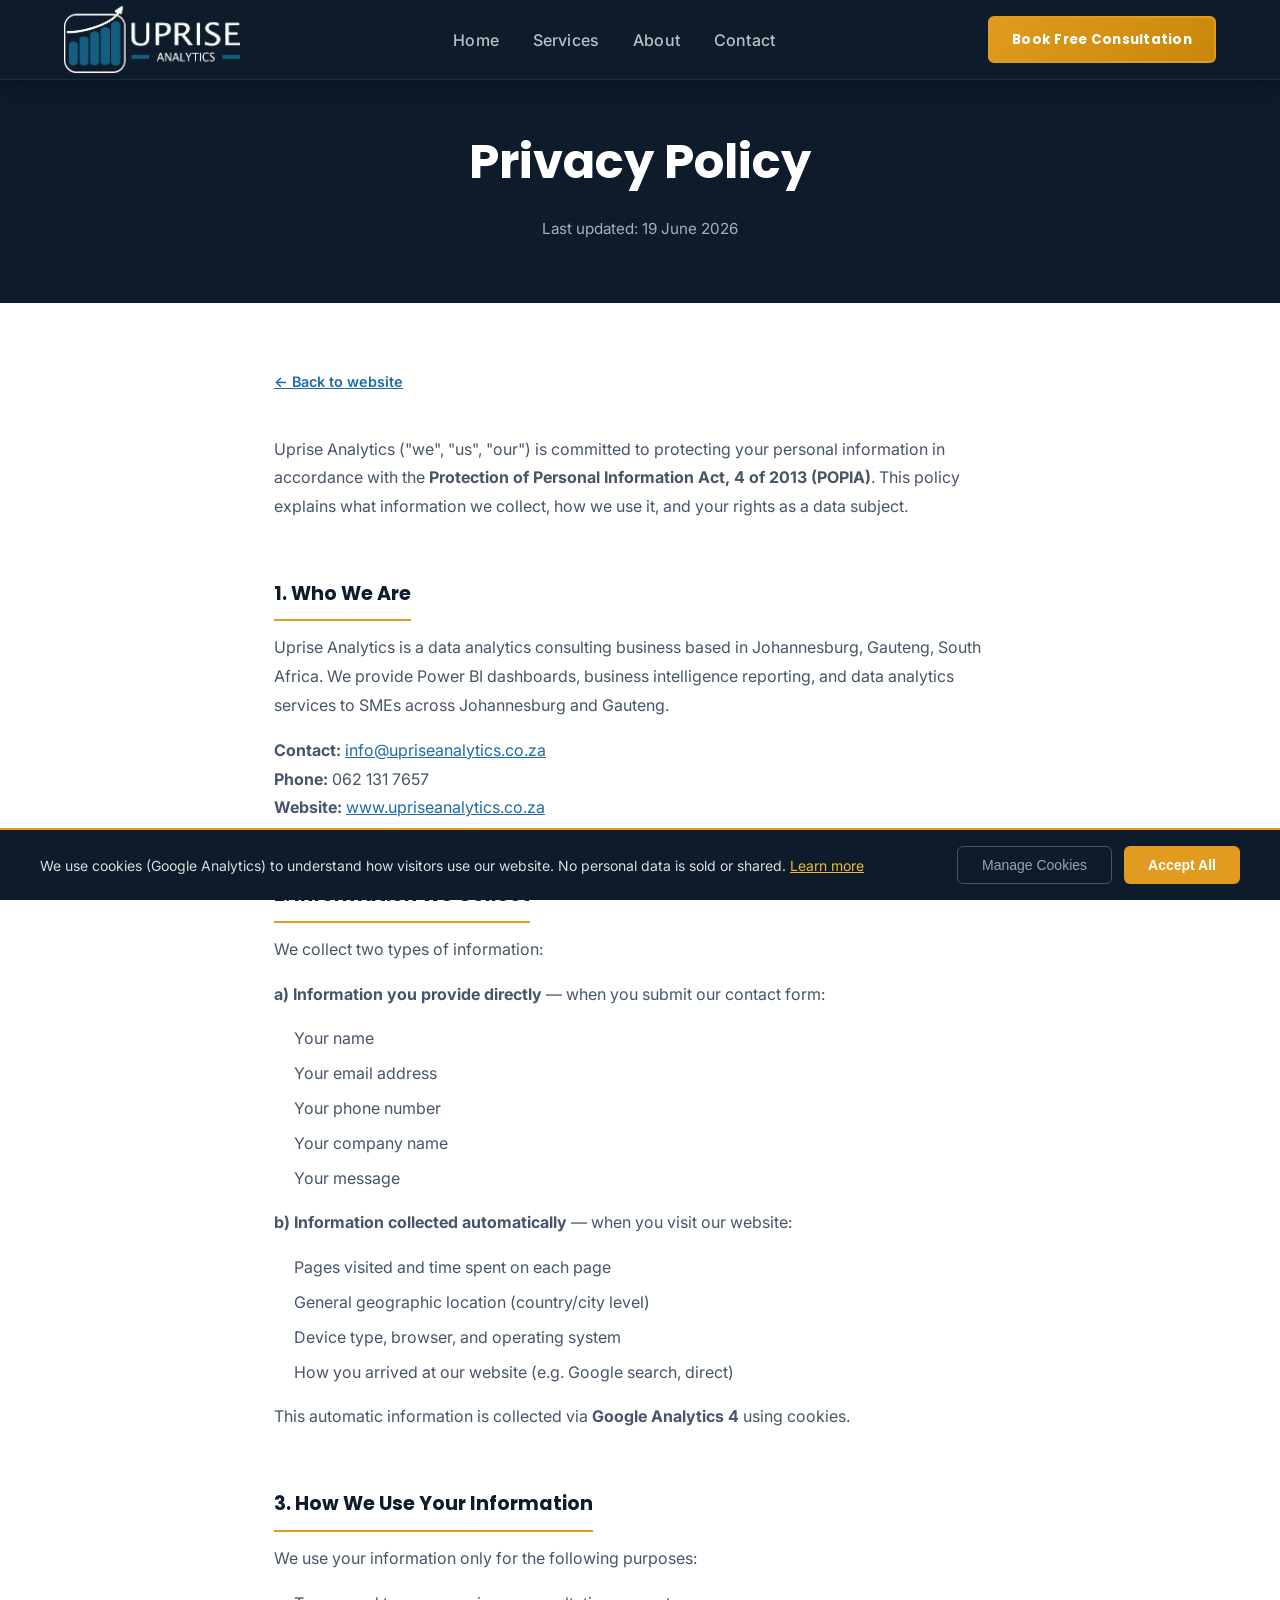
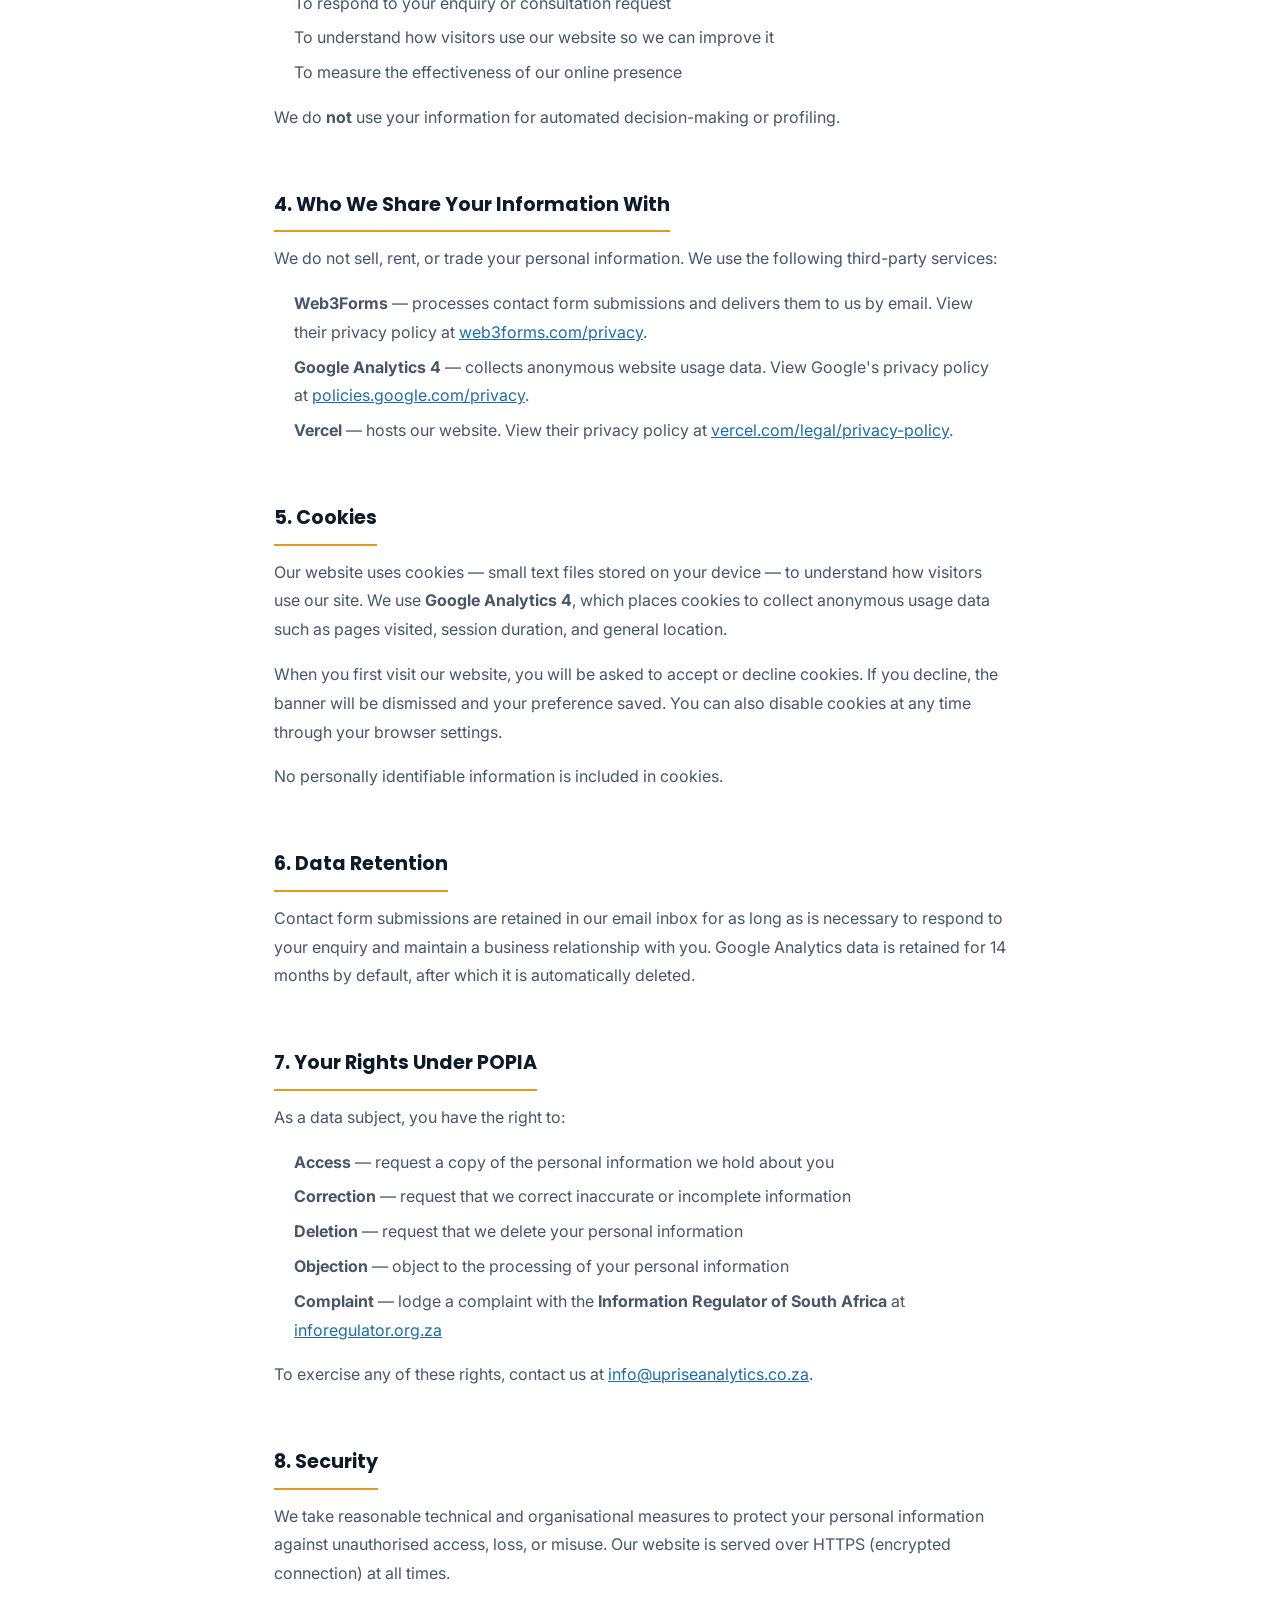
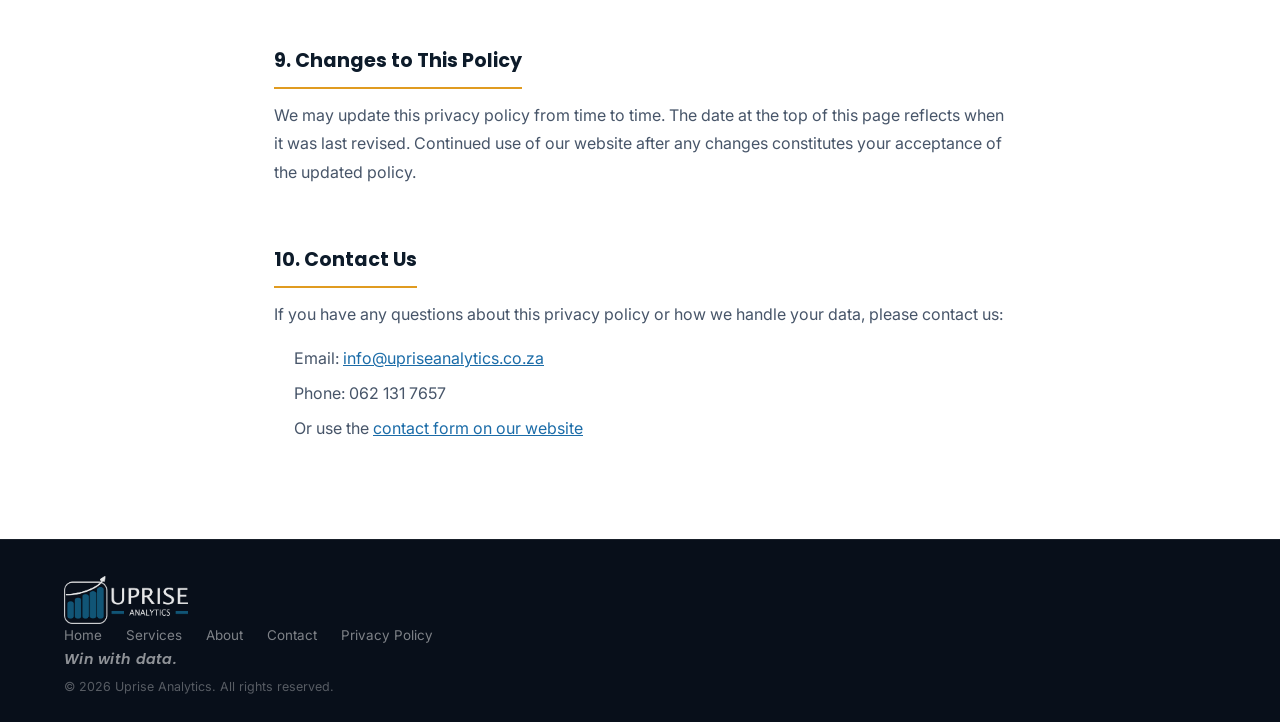
<file: privacy-policy.html>
<!DOCTYPE html>
<html lang="en">
<head>
    <!-- Disable GA if user opted out -->
    <script>if (localStorage.getItem('analyticsConsent') === 'false') { window['ga-disable-G-B9ZDE1XXMC'] = true; }</script>

    <!-- Google tag (gtag.js) -->
    <script async src="https://www.googletagmanager.com/gtag/js?id=G-B9ZDE1XXMC"></script>
    <script>
      window.dataLayer = window.dataLayer || [];
      function gtag(){dataLayer.push(arguments);}
      gtag('js', new Date());
      gtag('config', 'G-B9ZDE1XXMC');
    </script>

    <meta charset="UTF-8">
    <meta name="viewport" content="width=device-width, initial-scale=1.0">
    <meta name="description" content="Privacy Policy for Uprise Analytics — how we collect, use and protect your personal information in accordance with POPIA.">
    <meta name="robots" content="noindex, follow">
    <title>Privacy Policy | Uprise Analytics</title>

    <!-- Favicon -->
    <link rel="icon" type="image/png" href="Images/favcon.png">
    <link rel="apple-touch-icon" href="Images/favcon.png">

    <!-- Canonical -->
    <link rel="canonical" href="https://www.upriseanalytics.co.za/privacy-policy.html">

    <!-- Fonts -->
    <link rel="preconnect" href="https://fonts.googleapis.com">
    <link rel="preconnect" href="https://fonts.gstatic.com" crossorigin>
    <link href="https://fonts.googleapis.com/css2?family=Inter:wght@400;500;600&family=Poppins:wght@600;700;800&display=swap" rel="stylesheet">

    <!-- Stylesheet -->
    <link rel="stylesheet" href="css/styles.css">

    <style>
        .policy-hero {
            background: var(--color-primary-dark);
            padding: 120px 0 60px;
            text-align: center;
        }
        .policy-hero h1 {
            font-family: var(--font-heading);
            font-size: clamp(2rem, 4vw, 3rem);
            font-weight: 700;
            color: #fff;
            margin-bottom: 12px;
        }
        .policy-hero p {
            color: rgba(255,255,255,0.65);
            font-size: 0.95rem;
        }
        .policy-content {
            max-width: 780px;
            margin: 0 auto;
            padding: 64px 24px 80px;
            color: var(--color-text);
            line-height: 1.8;
        }
        .policy-content h2 {
            font-family: var(--font-heading);
            font-size: 1.2rem;
            font-weight: 700;
            color: var(--color-primary-dark);
            margin: 40px 0 12px;
            padding-bottom: 8px;
            border-bottom: 2px solid var(--color-accent);
            display: inline-block;
        }
        .policy-content p {
            margin-bottom: 16px;
            color: var(--color-text-muted);
        }
        .policy-content ul {
            margin: 0 0 16px 20px;
            color: var(--color-text-muted);
        }
        .policy-content ul li {
            margin-bottom: 6px;
        }
        .policy-content a {
            color: var(--color-primary);
            text-decoration: underline;
        }
        .policy-content a:hover {
            color: var(--color-accent);
        }
        .policy-back {
            display: inline-flex;
            align-items: center;
            gap: 8px;
            color: var(--color-primary);
            font-weight: 600;
            font-size: 0.9rem;
            text-decoration: none;
            margin-bottom: 40px;
        }
        .policy-back:hover { color: var(--color-accent); }
    </style>
</head>
<body>

    <!-- ================================================
         NAVIGATION
    ================================================ -->
    <nav class="navbar scrolled" id="navbar">
        <div class="container nav-container">

            <a href="/" class="nav-logo">
                <img src="Images/logo-white.png" alt="Uprise Analytics" class="nav-logo-img nav-logo-white">
                <img src="Images/logo-dark.png"  alt="Uprise Analytics" class="nav-logo-img nav-logo-dark">
            </a>

            <ul class="nav-links" id="navLinks">
                <li><a href="/#home"     class="nav-link">Home</a></li>
                <li><a href="/#services" class="nav-link">Services</a></li>
                <li><a href="/#about"    class="nav-link">About</a></li>
                <li><a href="/#contact"  class="nav-link">Contact</a></li>
                <li class="nav-mobile-cta"><a href="/#contact" class="btn btn-accent">Book Free Consultation</a></li>
            </ul>

            <a href="/#contact" class="btn btn-accent nav-cta">Book Free Consultation</a>

            <button class="hamburger" id="hamburger" aria-label="Toggle navigation menu">
                <span></span>
                <span></span>
                <span></span>
            </button>
        </div>
    </nav>


    <!-- ================================================
         PAGE HEADER
    ================================================ -->
    <div class="policy-hero">
        <div class="container">
            <h1>Privacy Policy</h1>
            <p>Last updated: 19 June 2026</p>
        </div>
    </div>


    <!-- ================================================
         POLICY CONTENT
    ================================================ -->
    <div class="policy-content">

        <a href="/" class="policy-back">&#8592; Back to website</a>

        <p>
            Uprise Analytics ("we", "us", "our") is committed to protecting your personal information in accordance with the
            <strong>Protection of Personal Information Act, 4 of 2013 (POPIA)</strong>. This policy explains what information
            we collect, how we use it, and your rights as a data subject.
        </p>

        <h2>1. Who We Are</h2>
        <p>
            Uprise Analytics is a data analytics consulting business based in Johannesburg, Gauteng, South Africa.
            We provide Power BI dashboards, business intelligence reporting, and data analytics services to SMEs
            across Johannesburg and Gauteng.
        </p>
        <p>
            <strong>Contact:</strong> <a href="mailto:info@upriseanalytics.co.za">info@upriseanalytics.co.za</a><br>
            <strong>Phone:</strong> 062 131 7657<br>
            <strong>Website:</strong> <a href="https://www.upriseanalytics.co.za">www.upriseanalytics.co.za</a>
        </p>

        <h2>2. Information We Collect</h2>
        <p>We collect two types of information:</p>
        <p><strong>a) Information you provide directly</strong> — when you submit our contact form:</p>
        <ul>
            <li>Your name</li>
            <li>Your email address</li>
            <li>Your phone number</li>
            <li>Your company name</li>
            <li>Your message</li>
        </ul>
        <p><strong>b) Information collected automatically</strong> — when you visit our website:</p>
        <ul>
            <li>Pages visited and time spent on each page</li>
            <li>General geographic location (country/city level)</li>
            <li>Device type, browser, and operating system</li>
            <li>How you arrived at our website (e.g. Google search, direct)</li>
        </ul>
        <p>This automatic information is collected via <strong>Google Analytics 4</strong> using cookies.</p>

        <h2>3. How We Use Your Information</h2>
        <p>We use your information only for the following purposes:</p>
        <ul>
            <li>To respond to your enquiry or consultation request</li>
            <li>To understand how visitors use our website so we can improve it</li>
            <li>To measure the effectiveness of our online presence</li>
        </ul>
        <p>We do <strong>not</strong> use your information for automated decision-making or profiling.</p>

        <h2>4. Who We Share Your Information With</h2>
        <p>We do not sell, rent, or trade your personal information. We use the following third-party services:</p>
        <ul>
            <li><strong>Web3Forms</strong> — processes contact form submissions and delivers them to us by email. View their privacy policy at <a href="https://web3forms.com/privacy" target="_blank" rel="noopener">web3forms.com/privacy</a>.</li>
            <li><strong>Google Analytics 4</strong> — collects anonymous website usage data. View Google's privacy policy at <a href="https://policies.google.com/privacy" target="_blank" rel="noopener">policies.google.com/privacy</a>.</li>
            <li><strong>Vercel</strong> — hosts our website. View their privacy policy at <a href="https://vercel.com/legal/privacy-policy" target="_blank" rel="noopener">vercel.com/legal/privacy-policy</a>.</li>
        </ul>

        <h2>5. Cookies</h2>
        <p>
            Our website uses cookies — small text files stored on your device — to understand how visitors use our site.
            We use <strong>Google Analytics 4</strong>, which places cookies to collect anonymous usage data such as pages
            visited, session duration, and general location.
        </p>
        <p>
            When you first visit our website, you will be asked to accept or decline cookies. If you decline, the banner
            will be dismissed and your preference saved. You can also disable cookies at any time through your browser settings.
        </p>
        <p>No personally identifiable information is included in cookies.</p>

        <h2>6. Data Retention</h2>
        <p>
            Contact form submissions are retained in our email inbox for as long as is necessary to respond to your
            enquiry and maintain a business relationship with you. Google Analytics data is retained for 14 months
            by default, after which it is automatically deleted.
        </p>

        <h2>7. Your Rights Under POPIA</h2>
        <p>As a data subject, you have the right to:</p>
        <ul>
            <li><strong>Access</strong> — request a copy of the personal information we hold about you</li>
            <li><strong>Correction</strong> — request that we correct inaccurate or incomplete information</li>
            <li><strong>Deletion</strong> — request that we delete your personal information</li>
            <li><strong>Objection</strong> — object to the processing of your personal information</li>
            <li><strong>Complaint</strong> — lodge a complaint with the <strong>Information Regulator of South Africa</strong> at <a href="https://inforegulator.org.za" target="_blank" rel="noopener">inforegulator.org.za</a></li>
        </ul>
        <p>To exercise any of these rights, contact us at <a href="mailto:info@upriseanalytics.co.za">info@upriseanalytics.co.za</a>.</p>

        <h2>8. Security</h2>
        <p>
            We take reasonable technical and organisational measures to protect your personal information against
            unauthorised access, loss, or misuse. Our website is served over HTTPS (encrypted connection) at all times.
        </p>

        <h2>9. Changes to This Policy</h2>
        <p>
            We may update this privacy policy from time to time. The date at the top of this page reflects when it
            was last revised. Continued use of our website after any changes constitutes your acceptance of the
            updated policy.
        </p>

        <h2>10. Contact Us</h2>
        <p>
            If you have any questions about this privacy policy or how we handle your data, please contact us:
        </p>
        <ul>
            <li>Email: <a href="mailto:info@upriseanalytics.co.za">info@upriseanalytics.co.za</a></li>
            <li>Phone: 062 131 7657</li>
            <li>Or use the <a href="/#contact">contact form on our website</a></li>
        </ul>

    </div>


    <!-- ================================================
         FOOTER
    ================================================ -->
    <footer class="footer">
        <div class="container footer-container">
            <a href="/" class="nav-logo footer-logo">
                <img src="Images/logo-white.png" alt="Uprise Analytics" class="footer-logo-img">
            </a>

            <nav class="footer-nav" aria-label="Footer navigation">
                <a href="/#home">Home</a>
                <a href="/#services">Services</a>
                <a href="/#about">About</a>
                <a href="/#contact">Contact</a>
                <a href="/privacy-policy.html">Privacy Policy</a>
            </nav>

            <p class="footer-tagline"><em>Win with data.</em></p>
            <p class="footer-copy">© 2026 Uprise Analytics. All rights reserved.</p>
        </div>
    </footer>


    <!-- Cookie Consent Banner -->
    <div id="cookieBanner" class="cookie-banner" role="dialog" aria-label="Cookie notice" aria-live="polite">
        <div class="cookie-banner__inner">
            <p class="cookie-banner__text">
                We use cookies (Google Analytics) to understand how visitors use our website. No personal data is sold or shared.
                <a href="/privacy-policy.html" style="color: var(--color-accent-light); text-decoration: underline;">Learn more</a>
            </p>
            <div class="cookie-banner__actions">
                <button id="cookieManage" class="cookie-banner__decline">Manage Cookies</button>
                <button id="cookieAccept" class="cookie-banner__accept">Accept All</button>
            </div>
        </div>
    </div>

    <!-- Cookie Settings Modal -->
    <div id="cookieModal" class="cookie-modal" role="dialog" aria-modal="true" aria-label="Cookie settings">
        <div class="cookie-modal__overlay"></div>
        <div class="cookie-modal__box">
            <div class="cookie-modal__header">
                <h2>Cookie Settings</h2>
                <button id="cookieModalClose" class="cookie-modal__close" aria-label="Close">&times;</button>
            </div>
            <div class="cookie-modal__body">
                <div class="cookie-row">
                    <div class="cookie-row__info">
                        <strong>Essential Cookies</strong>
                        <p>Required for the website to work properly. These cannot be disabled.</p>
                    </div>
                    <label class="cookie-toggle">
                        <input type="checkbox" checked disabled>
                        <span class="cookie-toggle__slider"></span>
                    </label>
                </div>
                <div class="cookie-row">
                    <div class="cookie-row__info">
                        <strong>Analytics Cookies</strong>
                        <p>Google Analytics — helps us understand how visitors use our site. No personal data is sold or shared.</p>
                    </div>
                    <label class="cookie-toggle">
                        <input type="checkbox" id="analyticsToggle" checked>
                        <span class="cookie-toggle__slider"></span>
                    </label>
                </div>
            </div>
            <div class="cookie-modal__footer">
                <button id="cookieSavePrefs" class="cookie-banner__accept">Save Preferences</button>
            </div>
        </div>
    </div>

    <script>
        // Mobile hamburger
        const hamburger = document.getElementById('hamburger');
        const navLinks  = document.getElementById('navLinks');
        hamburger.addEventListener('click', () => {
            const isOpen = navLinks.classList.toggle('open');
            hamburger.classList.toggle('active', isOpen);
            hamburger.setAttribute('aria-expanded', isOpen);
        });

        // Cookie consent
        const cookieBanner     = document.getElementById('cookieBanner');
        const cookieAccept     = document.getElementById('cookieAccept');
        const cookieManage     = document.getElementById('cookieManage');
        const cookieModal      = document.getElementById('cookieModal');
        const cookieModalClose = document.getElementById('cookieModalClose');
        const cookieSavePrefs  = document.getElementById('cookieSavePrefs');
        const analyticsToggle  = document.getElementById('analyticsToggle');

        function hideBanner() { cookieBanner.classList.remove('visible'); }
        function openModal()  {
            const saved = localStorage.getItem('analyticsConsent');
            if (saved !== null) analyticsToggle.checked = saved === 'true';
            cookieModal.classList.add('open');
        }
        function closeModal() { cookieModal.classList.remove('open'); }

        if (!localStorage.getItem('cookieConsent')) {
            cookieBanner.classList.add('visible');
        }
        cookieAccept.addEventListener('click', () => {
            localStorage.setItem('cookieConsent', 'accepted');
            localStorage.setItem('analyticsConsent', 'true');
            hideBanner();
        });
        cookieManage.addEventListener('click', openModal);
        cookieModalClose.addEventListener('click', closeModal);
        cookieModal.querySelector('.cookie-modal__overlay').addEventListener('click', closeModal);
        cookieSavePrefs.addEventListener('click', () => {
            localStorage.setItem('cookieConsent', 'customized');
            localStorage.setItem('analyticsConsent', analyticsToggle.checked ? 'true' : 'false');
            closeModal();
            hideBanner();
        });
    </script>

</body>
</html>
</file>
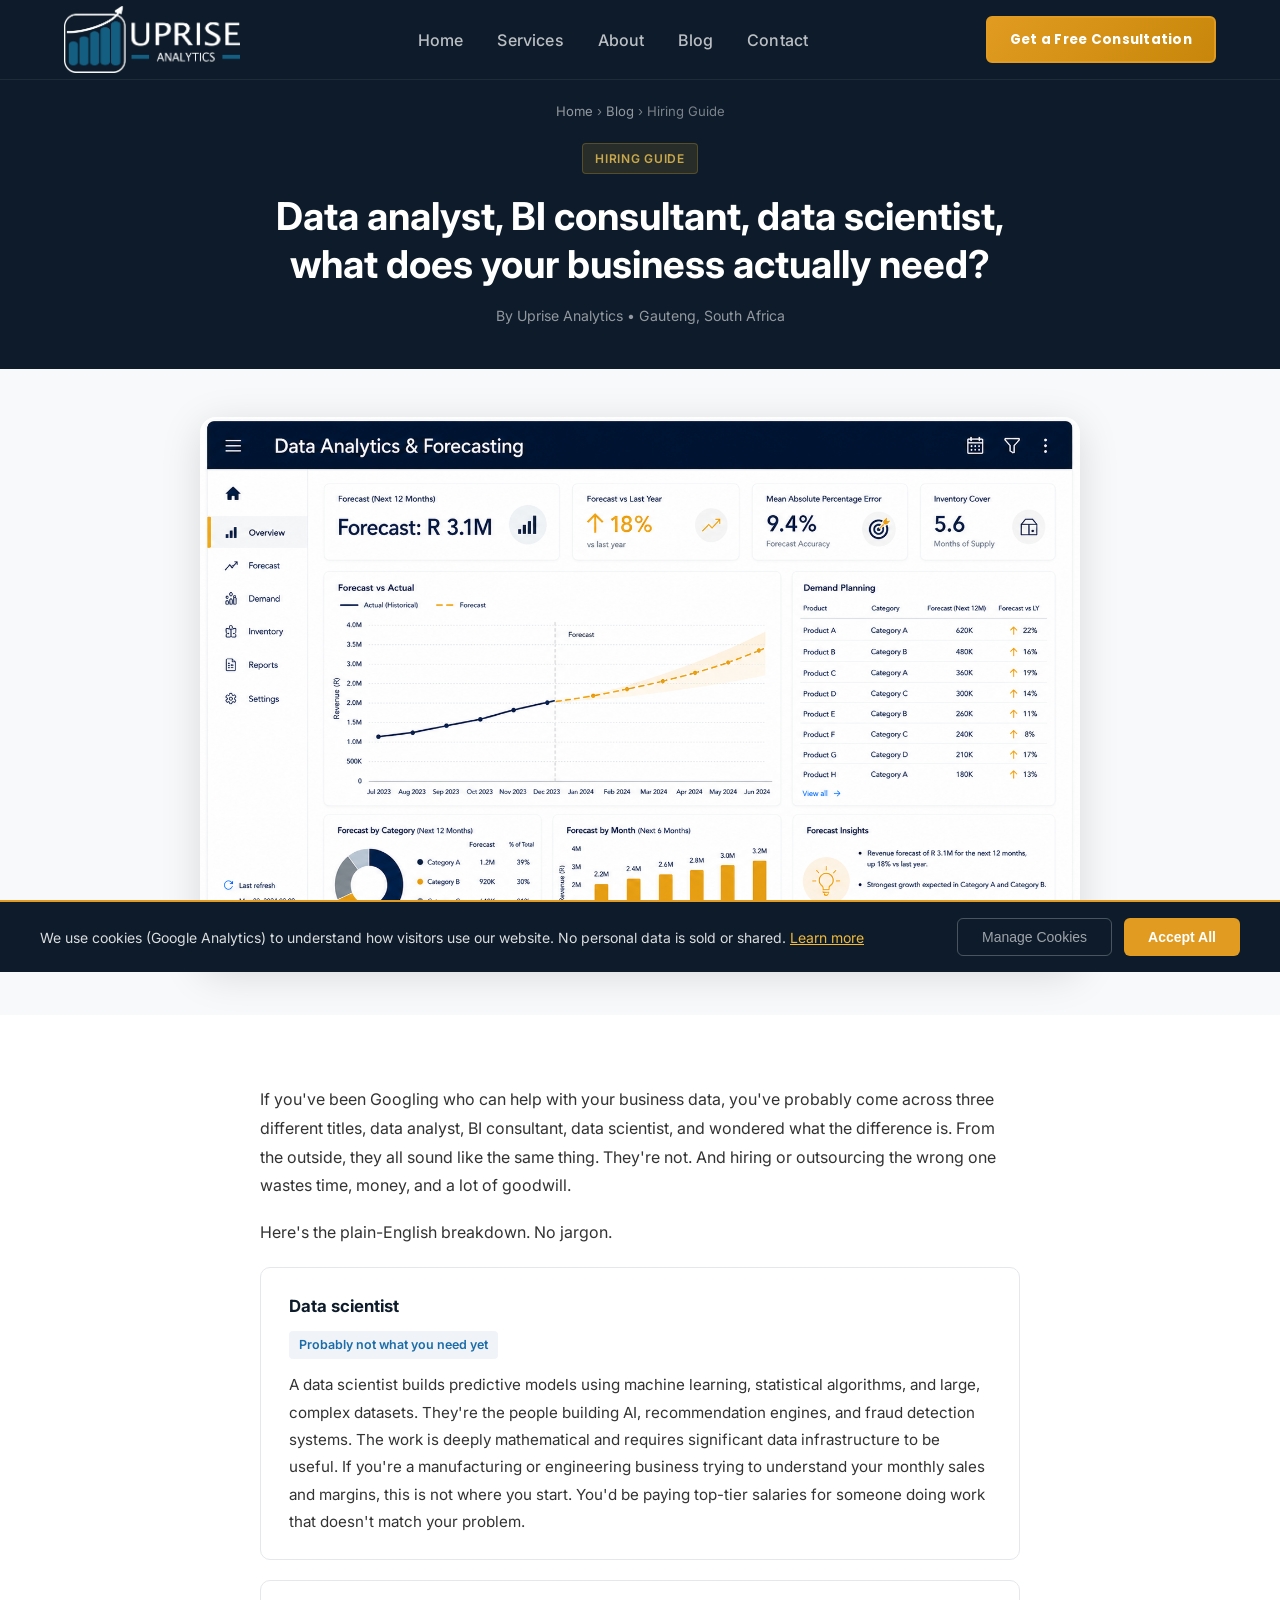
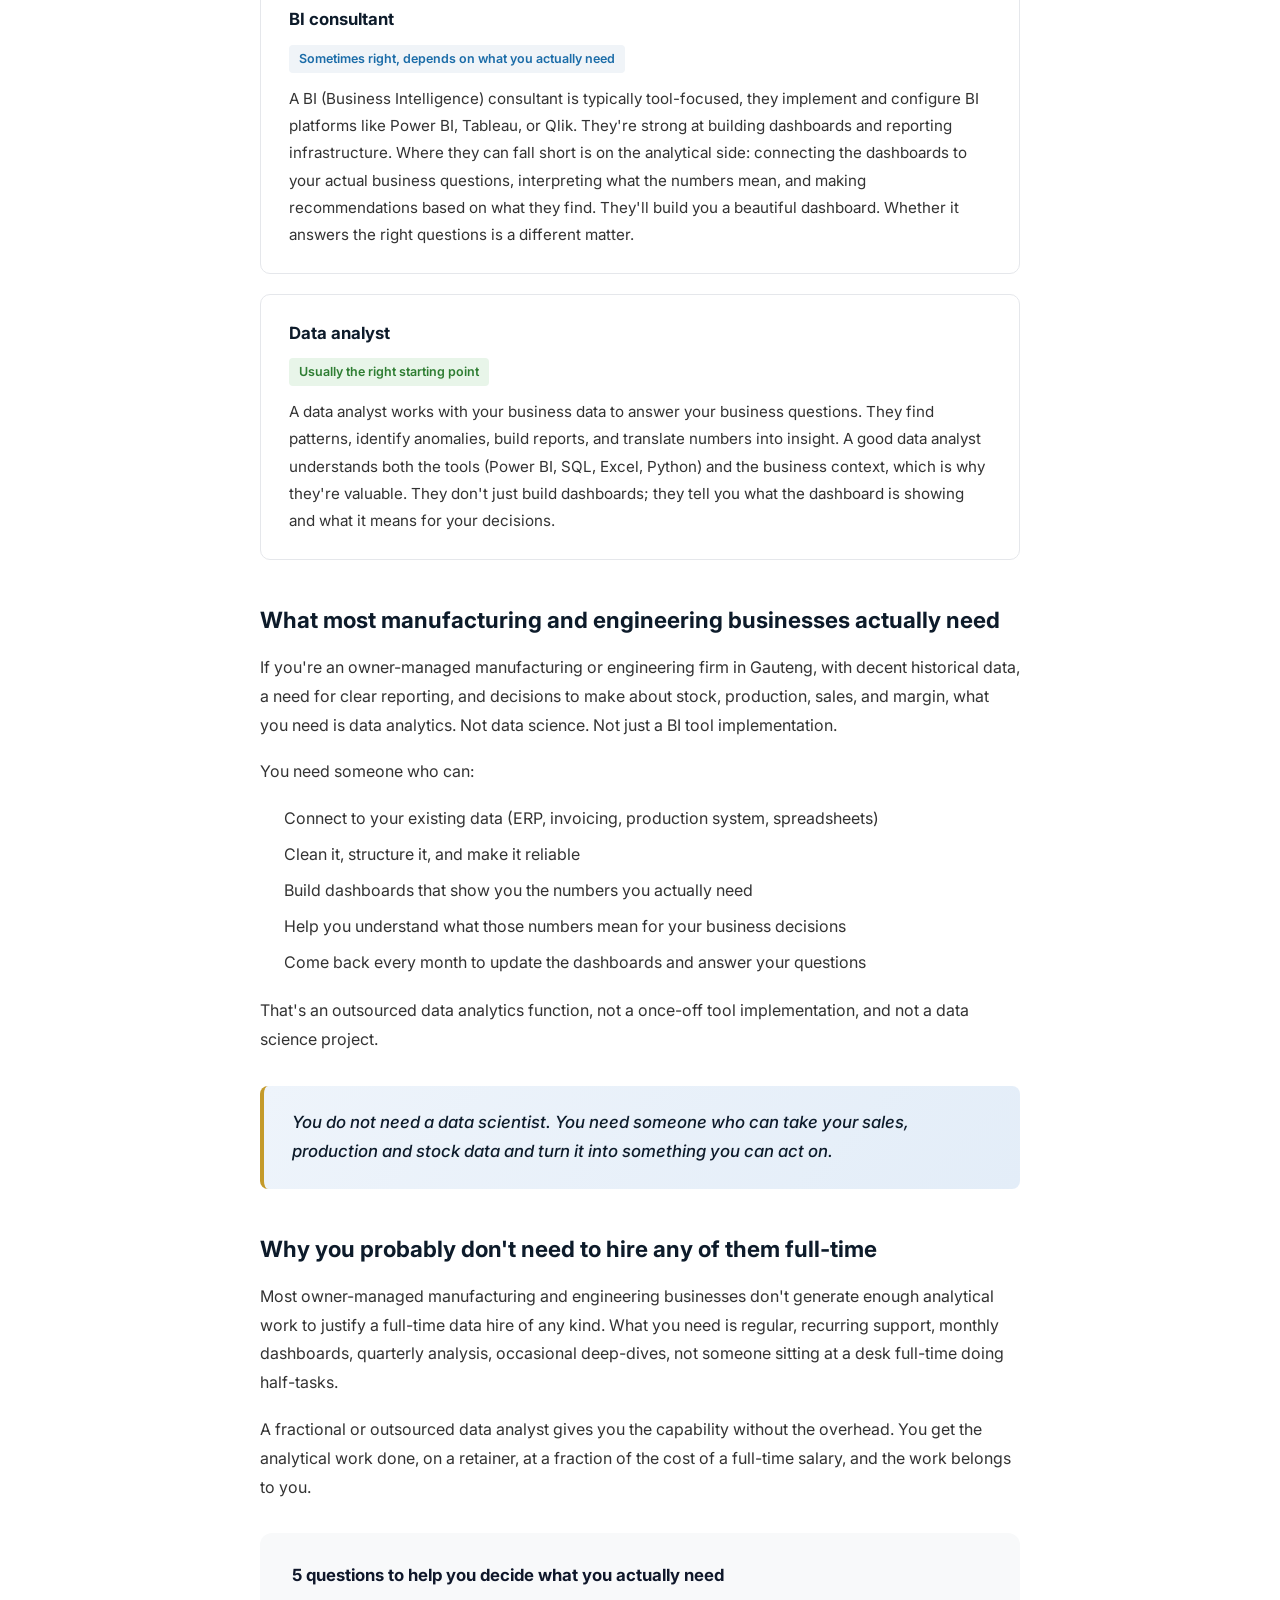
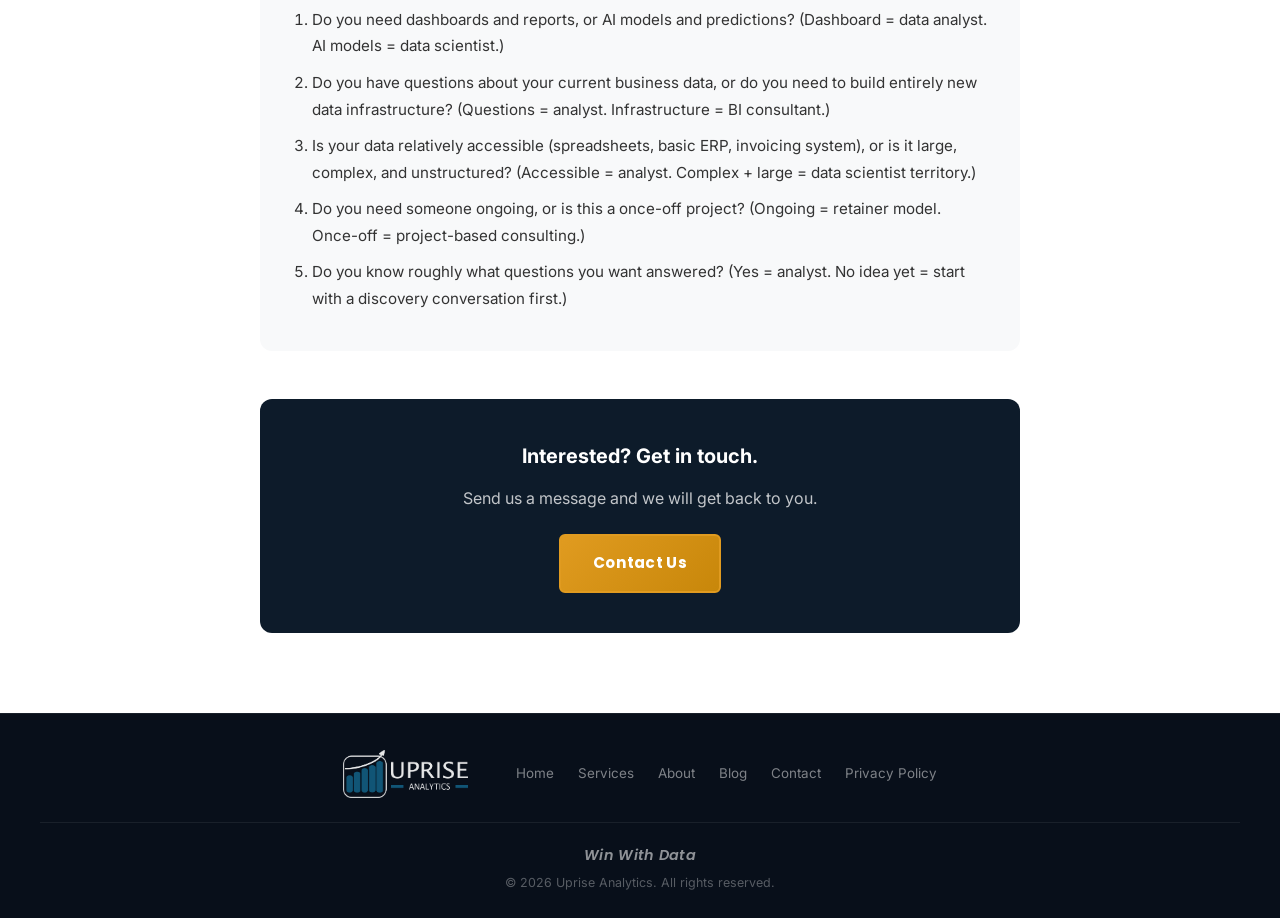
<file: blog/data-analyst-vs-bi-consultant.html>
﻿<!DOCTYPE html>
<html lang="en">
<head>
    <script>if (localStorage.getItem('analyticsConsent') === 'false') { window['ga-disable-G-B9ZDE1XXMC'] = true; }</script>
    <script async src="https://www.googletagmanager.com/gtag/js?id=G-B9ZDE1XXMC"></script>
    <script>window.dataLayer=window.dataLayer||[];function gtag(){dataLayer.push(arguments);}gtag('js',new Date());gtag('config','G-B9ZDE1XXMC');</script>
    <meta charset="UTF-8">
    <meta name="viewport" content="width=device-width, initial-scale=1.0">
    <meta name="description" content="Confused about who to hire or outsource? We explain the difference between a data analyst, BI consultant and data scientist — in plain English for business owners.">
    <meta name="robots" content="index, follow">
    <title>Data Analyst vs BI Consultant vs Data Scientist — What Does Your Business Need? | Uprise Analytics</title>
    <link rel="icon" type="image/png" href="../Images/favcon.png">
    <link rel="canonical" href="https://www.upriseanalytics.co.za/blog/data-analyst-vs-bi-consultant.html">
    <meta property="og:type" content="article">
    <meta property="og:title" content="Data Analyst vs BI Consultant vs Data Scientist — What Does Your Business Need?">
    <meta property="og:description" content="We explain the real differences — in plain English for business owners who just want to know who can actually help them.">
    <meta property="og:image" content="https://www.upriseanalytics.co.za/Images/logo-dark.png">
    <meta property="og:site_name" content="Uprise Analytics">
    <link rel="preconnect" href="https://fonts.googleapis.com">
    <link rel="preconnect" href="https://fonts.gstatic.com" crossorigin>
    <link href="https://fonts.googleapis.com/css2?family=Poppins:wght@300;400;500;600;700;800&family=Inter:wght@300;400;500;600&display=swap" rel="stylesheet">
    <link rel="stylesheet" href="../css/styles.css">
    <style>
        .post-hero { background: #0D1B2A; color: white; padding: 100px 0 40px; }
        .post-hero-inner { max-width: 760px; margin: 0 auto; text-align: center; }
        .post-tag { display: inline-block; background: rgba(196,154,42,0.15); color: #C9A84C; border: 1px solid rgba(196,154,42,0.3); border-radius: 4px; padding: 4px 12px; font-size: 0.75rem; font-weight: 600; letter-spacing: 0.06em; text-transform: uppercase; margin-bottom: 18px; }
        .post-hero h1 { font-size: clamp(1.6rem, 3.5vw, 2.4rem); font-weight: 700; line-height: 1.25; color: white; margin-bottom: 16px; }
        .post-hero .post-meta { color: rgba(255,255,255,0.55); font-size: 0.88rem; }
        .post-body { padding: 70px 0 80px; background: white; }
        .post-body-inner { max-width: 760px; margin: 0 auto; }
        .post-body h2 { font-size: 1.4rem; font-weight: 700; color: var(--color-navy, #0D1B2A); margin: 40px 0 14px; }
        .post-body p { font-size: 1rem; line-height: 1.8; color: #333; margin-bottom: 18px; }
        .post-body ul, .post-body ol { margin: 0 0 20px 24px; }
        .post-body li { font-size: 1rem; line-height: 1.75; color: #333; margin-bottom: 8px; }
        .role-card { border: 1px solid #e5e7eb; border-radius: 10px; padding: 24px 28px; margin: 20px 0; }
        .role-card h3 { font-size: 1.05rem; font-weight: 700; color: var(--color-navy, #0D1B2A); margin: 0 0 8px; }
        .role-card .role-verdict { display: inline-block; background: #f0f4f8; color: #1B6CA8; border-radius: 4px; padding: 3px 10px; font-size: 0.78rem; font-weight: 600; margin-bottom: 12px; }
        .role-card .role-verdict.good { background: #e8f5e9; color: #2e7d32; }
        .role-card p { margin: 0; font-size: 0.95rem; }
        .decision-guide { background: #f8f9fa; border-radius: 12px; padding: 28px 32px; margin: 32px 0; }
        .decision-guide h3 { font-size: 1.05rem; font-weight: 700; color: var(--color-navy); margin-bottom: 16px; }
        .decision-guide ol { margin: 0 0 0 20px; }
        .decision-guide li { margin-bottom: 10px; font-size: 0.95rem; color: #333; }
        .post-cta-box { background: var(--color-navy, #0D1B2A); color: white; border-radius: 12px; padding: 40px 36px; margin-top: 48px; text-align: center; }
        .post-cta-box h3 { color: white; font-size: 1.25rem; margin-bottom: 10px; }
        .post-cta-box p { color: rgba(255,255,255,0.75); margin-bottom: 22px; }
        .breadcrumb { font-size: 0.82rem; color: rgba(255,255,255,0.45); margin-bottom: 20px; }
        .breadcrumb a { color: rgba(255,255,255,0.55); text-decoration: none; }

        /* Featured image */
        .post-featured-image { background: #f8f9fa; padding: 48px 0; }
        .post-featured-image img { width: 100%; max-width: 880px; display: block; margin: 0 auto; border-radius: 16px; box-shadow: 0 8px 40px rgba(0,0,0,0.13); }

        /* Highlight / pull quote box */
        .post-highlight { background: linear-gradient(135deg, #EEF4FB, #e3edf8); border-left: 4px solid #C49A2A; border-radius: 8px; padding: 22px 28px; margin: 32px 0; font-size: 1.05rem; font-weight: 500; color: #0D1B2A; font-style: italic; }

        /* Stat callout */
        .post-stat { display: flex; align-items: center; gap: 24px; background: #0D1B2A; border-radius: 14px; padding: 28px 32px; margin: 36px 0; }
        .post-stat-number { font-size: 2.8rem; font-weight: 800; color: #C49A2A; line-height: 1; white-space: nowrap; flex-shrink: 0; }
        .post-stat-text { font-size: 1rem; line-height: 1.6; color: white !important; margin: 0 !important; }
        @media (max-width: 640px) {
            .post-stat { flex-direction: column; align-items: flex-start; gap: 10px; padding: 22px 20px; }
            .post-stat-number { font-size: 2.2rem; }
            .post-highlight { padding: 18px 20px; font-size: 0.97rem; }
            .post-featured-image { padding: 28px 0; }
            .post-featured-image img { border-radius: 10px; }
        }    </style>
</head>
<body>

    <nav class="navbar" id="navbar">
        <div class="container nav-container">
            <a href="/" class="nav-logo">
                <img src="../Images/logo-white.png" alt="Uprise Analytics" class="nav-logo-img nav-logo-white">
                <img src="../Images/logo-dark.png"  alt="Uprise Analytics" class="nav-logo-img nav-logo-dark">
            </a>
            <ul class="nav-links" id="navLinks">
                <li><a href="/" class="nav-link">Home</a></li>
                <li><a href="/#services" class="nav-link">Services</a></li>
                <li><a href="/#about" class="nav-link">About</a></li>
                <li><a href="/blog/" class="nav-link">Blog</a></li>
                <li><a href="/#contact" class="nav-link">Contact</a></li>
                <li class="nav-mobile-cta"><a href="/#contact" class="btn btn-accent">Get a Free Consultation</a></li>
            </ul>
            <a href="/#contact" class="btn btn-accent nav-cta">Get a Free Consultation</a>
            <button class="hamburger" id="hamburger" aria-label="Toggle navigation menu">
                <span></span>
                <span></span>
                <span></span>
            </button>
        </div>
    </nav>

    <section class="post-hero">
        <div class="container">
            <div class="post-hero-inner">
                <p class="breadcrumb"><a href="/">Home</a> &rsaquo; <a href="/blog/">Blog</a> &rsaquo; Hiring Guide</p>
                <span class="post-tag">Hiring Guide</span>
                <h1>Data analyst, BI consultant, data scientist, what does your business actually need?</h1>
                <p class="post-meta">By Uprise Analytics &bull; Gauteng, South Africa</p>
            </div>
        </div>
    </section>

    
    <div class="post-featured-image">
        <div class="container">
            <img src="../Images/data analytics and forecasting.png" alt="Data analytics dashboard" loading="lazy">
        </div>
    </div>
<section class="post-body">
        <div class="container">
            <div class="post-body-inner">

                <p>If you've been Googling who can help with your business data, you've probably come across three different titles, data analyst, BI consultant, data scientist, and wondered what the difference is. From the outside, they all sound like the same thing. They're not. And hiring or outsourcing the wrong one wastes time, money, and a lot of goodwill.</p>

                <p>Here's the plain-English breakdown. No jargon.</p>

                <div class="role-card">
                    <h3>Data scientist</h3>
                    <span class="role-verdict">Probably not what you need yet</span>
                    <p>A data scientist builds predictive models using machine learning, statistical algorithms, and large, complex datasets. They're the people building AI, recommendation engines, and fraud detection systems. The work is deeply mathematical and requires significant data infrastructure to be useful. If you're a manufacturing or engineering business trying to understand your monthly sales and margins, this is not where you start. You'd be paying top-tier salaries for someone doing work that doesn't match your problem.</p>
                </div>

                <div class="role-card">
                    <h3>BI consultant</h3>
                    <span class="role-verdict">Sometimes right, depends on what you actually need</span>
                    <p>A BI (Business Intelligence) consultant is typically tool-focused, they implement and configure BI platforms like Power BI, Tableau, or Qlik. They're strong at building dashboards and reporting infrastructure. Where they can fall short is on the analytical side: connecting the dashboards to your actual business questions, interpreting what the numbers mean, and making recommendations based on what they find. They'll build you a beautiful dashboard. Whether it answers the right questions is a different matter.</p>
                </div>

                <div class="role-card">
                    <h3>Data analyst</h3>
                    <span class="role-verdict good">Usually the right starting point</span>
                    <p>A data analyst works with your business data to answer your business questions. They find patterns, identify anomalies, build reports, and translate numbers into insight. A good data analyst understands both the tools (Power BI, SQL, Excel, Python) and the business context, which is why they're valuable. They don't just build dashboards; they tell you what the dashboard is showing and what it means for your decisions.</p>
                </div>

                <h2>What most manufacturing and engineering businesses actually need</h2>

                <p>If you're an owner-managed manufacturing or engineering firm in Gauteng, with decent historical data, a need for clear reporting, and decisions to make about stock, production, sales, and margin, what you need is data analytics. Not data science. Not just a BI tool implementation.</p>

                <p>You need someone who can:</p>
                <ul>
                    <li>Connect to your existing data (ERP, invoicing, production system, spreadsheets)</li>
                    <li>Clean it, structure it, and make it reliable</li>
                    <li>Build dashboards that show you the numbers you actually need</li>
                    <li>Help you understand what those numbers mean for your business decisions</li>
                    <li>Come back every month to update the dashboards and answer your questions</li>
                </ul>

                <p>That's an outsourced data analytics function, not a once-off tool implementation, and not a data science project.</p>

                <div class="post-highlight">You do not need a data scientist. You need someone who can take your sales, production and stock data and turn it into something you can act on.</div>

                <h2>Why you probably don't need to hire any of them full-time</h2>

                <p>Most owner-managed manufacturing and engineering businesses don't generate enough analytical work to justify a full-time data hire of any kind. What you need is regular, recurring support, monthly dashboards, quarterly analysis, occasional deep-dives, not someone sitting at a desk full-time doing half-tasks.</p>

                <p>A fractional or outsourced data analyst gives you the capability without the overhead. You get the analytical work done, on a retainer, at a fraction of the cost of a full-time salary, and the work belongs to you.</p>

                <div class="decision-guide">
                    <h3>5 questions to help you decide what you actually need</h3>
                    <ol>
                        <li>Do you need dashboards and reports, or AI models and predictions? (Dashboard = data analyst. AI models = data scientist.)</li>
                        <li>Do you have questions about your current business data, or do you need to build entirely new data infrastructure? (Questions = analyst. Infrastructure = BI consultant.)</li>
                        <li>Is your data relatively accessible (spreadsheets, basic ERP, invoicing system), or is it large, complex, and unstructured? (Accessible = analyst. Complex + large = data scientist territory.)</li>
                        <li>Do you need someone ongoing, or is this a once-off project? (Ongoing = retainer model. Once-off = project-based consulting.)</li>
                        <li>Do you know roughly what questions you want answered? (Yes = analyst. No idea yet = start with a discovery conversation first.)</li>
                    </ol>
                </div>

                <div class="post-cta-box"><h3>Interested? Get in touch.</h3><p>Send us a message and we will get back to you.</p><a href="/#contact" class="btn btn-accent">Contact Us</a></div>

            </div>
        </div>
    </section>

    <footer class="footer">
        <div class="container footer-top">
            <a href="/" class="nav-logo footer-logo">
                <img src="../Images/logo-white.png" alt="Uprise Analytics" class="footer-logo-img">
            </a>
            <nav class="footer-nav" aria-label="Footer navigation">
                <a href="/">Home</a>
                <a href="/#services">Services</a>
                <a href="/#about">About</a>
                <a href="/blog/">Blog</a>
                <a href="/#contact">Contact</a>
                <a href="/privacy-policy.html">Privacy Policy</a>
            </nav>
        </div>
        <div class="container footer-bottom">
            <p class="footer-tagline"><em>Win With Data</em></p>
            <p class="footer-copy">&copy; 2026 Uprise Analytics. All rights reserved.</p>
        </div>
    </footer>
    <div id="cookieBanner" class="cookie-banner" role="dialog" aria-label="Cookie notice" aria-live="polite"><div class="cookie-banner__inner"><p class="cookie-banner__text">We use cookies (Google Analytics) to understand how visitors use our website. No personal data is sold or shared. <a href="/privacy-policy.html" style="color:var(--color-accent-light);text-decoration:underline;">Learn more</a></p><div class="cookie-banner__actions"><button id="cookieManage" class="cookie-banner__decline">Manage Cookies</button><button id="cookieAccept" class="cookie-banner__accept">Accept All</button></div></div></div>
    <div id="cookieModal" class="cookie-modal" role="dialog" aria-modal="true" aria-label="Cookie settings"><div class="cookie-modal__overlay"></div><div class="cookie-modal__box"><div class="cookie-modal__header"><h2>Cookie Settings</h2><button id="cookieModalClose" class="cookie-modal__close" aria-label="Close">&times;</button></div><div class="cookie-modal__body"><div class="cookie-row"><div class="cookie-row__info"><strong>Essential Cookies</strong><p>Required for the website to work properly.</p></div><label class="cookie-toggle"><input type="checkbox" checked disabled><span class="cookie-toggle__slider"></span></label></div><div class="cookie-row"><div class="cookie-row__info"><strong>Analytics Cookies</strong><p>Google Analytics, helps us understand how visitors use our site.</p></div><label class="cookie-toggle"><input type="checkbox" id="analyticsToggle" checked><span class="cookie-toggle__slider"></span></label></div></div><div class="cookie-modal__footer"><button id="cookieSavePrefs" class="cookie-banner__accept">Save Preferences</button></div></div></div>
    <script src="../js/main.js"></script>
</body>
</html>
</file>
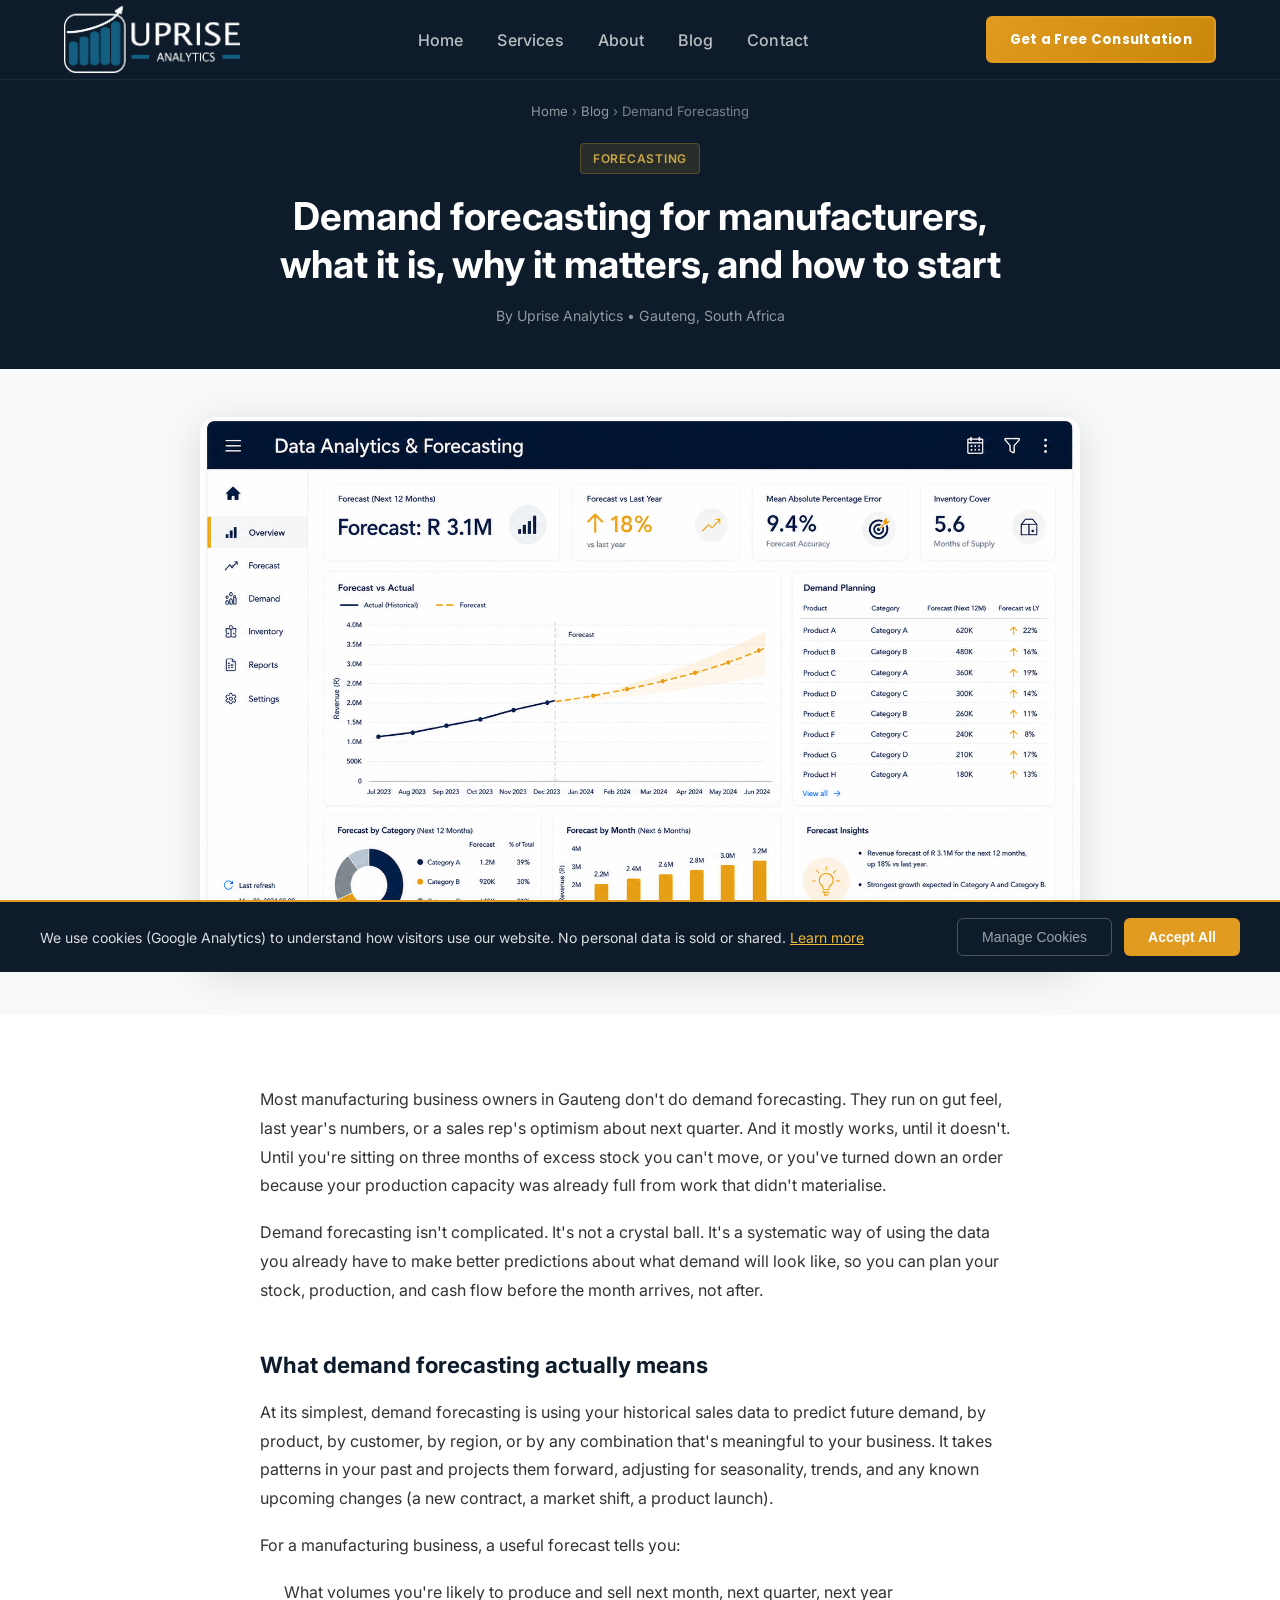
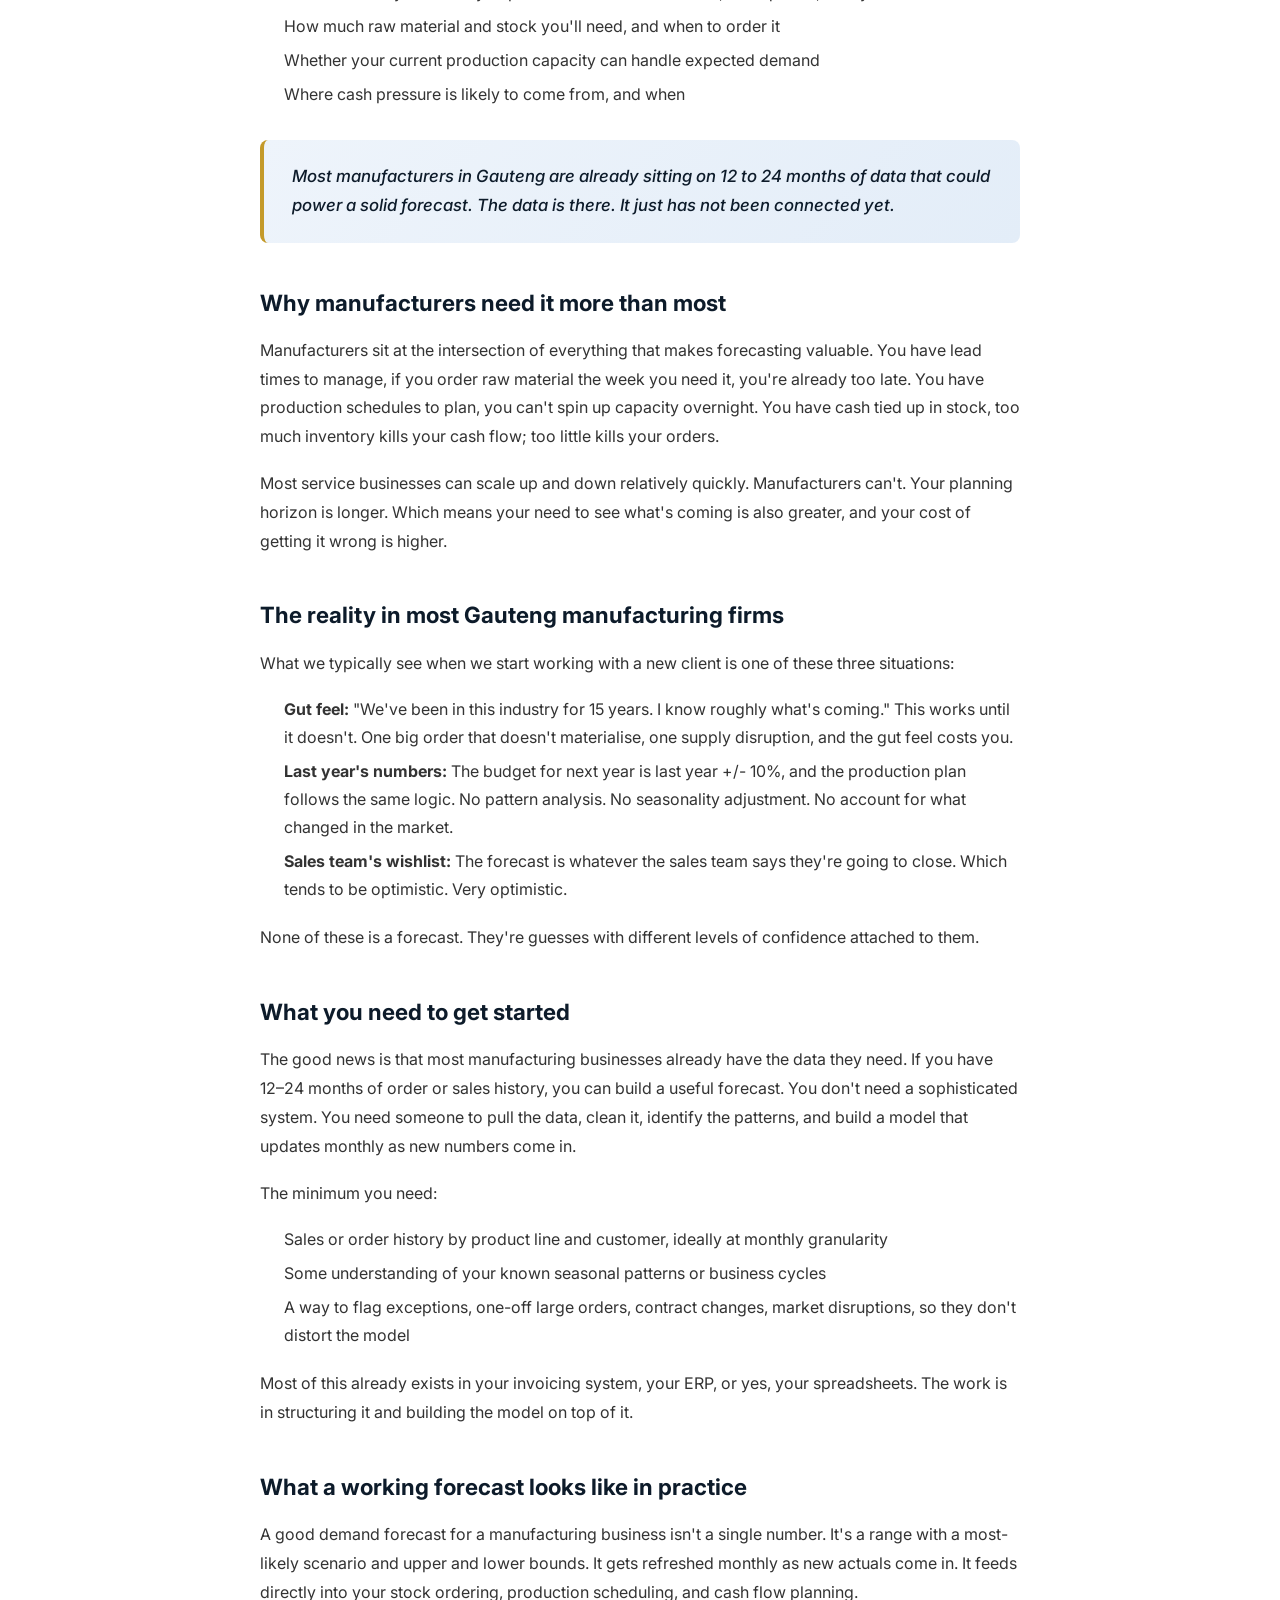
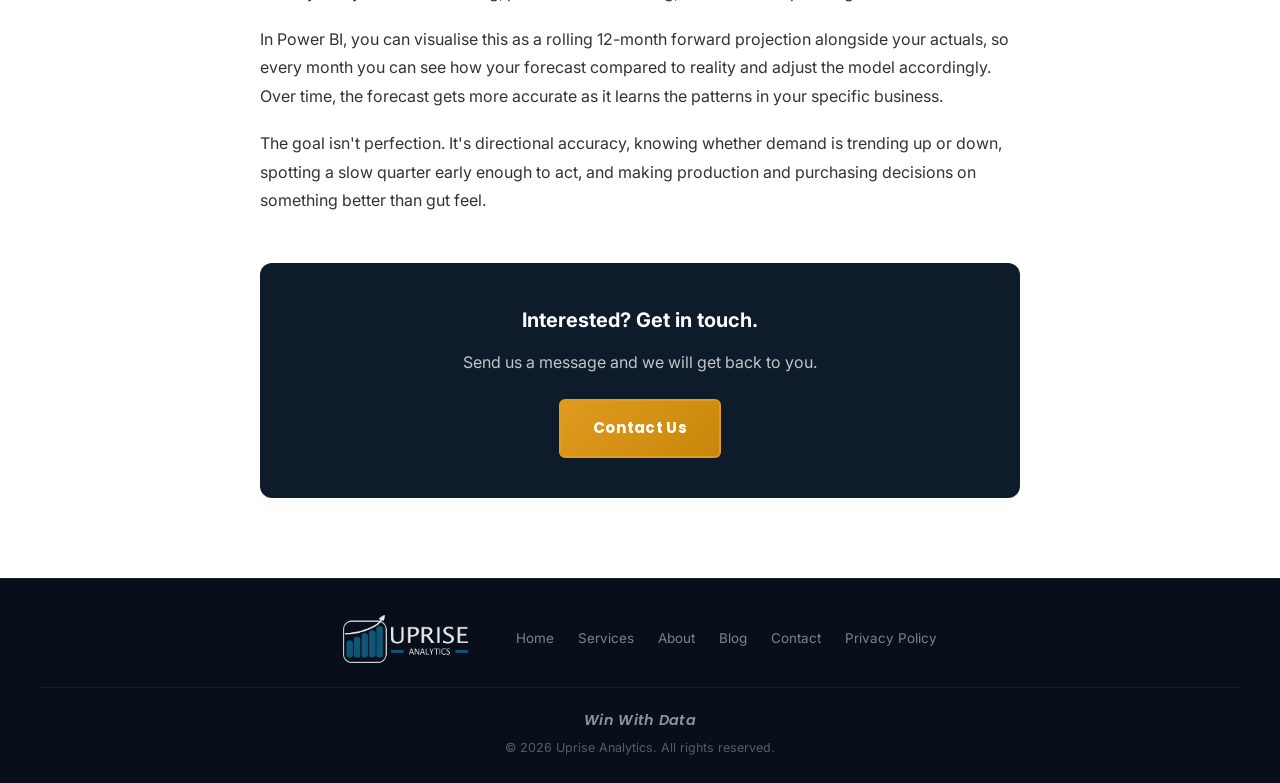
<file: blog/demand-forecasting-manufacturers-south-africa.html>
﻿<!DOCTYPE html>
<html lang="en">
<head>
    <script>if (localStorage.getItem('analyticsConsent') === 'false') { window['ga-disable-G-B9ZDE1XXMC'] = true; }</script>
    <script async src="https://www.googletagmanager.com/gtag/js?id=G-B9ZDE1XXMC"></script>
    <script>window.dataLayer=window.dataLayer||[];function gtag(){dataLayer.push(arguments);}gtag('js',new Date());gtag('config','G-B9ZDE1XXMC');</script>
    <meta charset="UTF-8">
    <meta name="viewport" content="width=device-width, initial-scale=1.0">
    <meta name="description" content="What is demand forecasting, why does it matter for Gauteng manufacturers, and how do you actually start? A plain-English guide from Uprise Analytics.">
    <meta name="robots" content="index, follow">
    <title>Demand Forecasting for South African Manufacturers — A Practical Guide | Uprise Analytics</title>
    <link rel="icon" type="image/png" href="../Images/favcon.png">
    <link rel="canonical" href="https://www.upriseanalytics.co.za/blog/demand-forecasting-manufacturers-south-africa.html">
    <meta property="og:type" content="article">
    <meta property="og:title" content="Demand Forecasting for South African Manufacturers — A Practical Guide">
    <meta property="og:description" content="What is demand forecasting, why does it matter for Gauteng manufacturers, and how do you actually start?">
    <meta property="og:image" content="https://www.upriseanalytics.co.za/Images/logo-dark.png">
    <meta property="og:site_name" content="Uprise Analytics">
    <link rel="preconnect" href="https://fonts.googleapis.com">
    <link rel="preconnect" href="https://fonts.gstatic.com" crossorigin>
    <link href="https://fonts.googleapis.com/css2?family=Poppins:wght@300;400;500;600;700;800&family=Inter:wght@300;400;500;600&display=swap" rel="stylesheet">
    <link rel="stylesheet" href="../css/styles.css">
    <style>
        .post-hero { background: #0D1B2A; color: white; padding: 100px 0 40px; }
        .post-hero-inner { max-width: 760px; margin: 0 auto; text-align: center; }
        .post-tag { display: inline-block; background: rgba(196,154,42,0.15); color: #C9A84C; border: 1px solid rgba(196,154,42,0.3); border-radius: 4px; padding: 4px 12px; font-size: 0.75rem; font-weight: 600; letter-spacing: 0.06em; text-transform: uppercase; margin-bottom: 18px; }
        .post-hero h1 { font-size: clamp(1.6rem, 3.5vw, 2.4rem); font-weight: 700; line-height: 1.25; color: white; margin-bottom: 16px; }
        .post-hero .post-meta { color: rgba(255,255,255,0.55); font-size: 0.88rem; }
        .post-body { padding: 70px 0 80px; background: white; }
        .post-body-inner { max-width: 760px; margin: 0 auto; }
        .post-body h2 { font-size: 1.4rem; font-weight: 700; color: var(--color-navy, #0D1B2A); margin: 40px 0 14px; }
        .post-body p { font-size: 1rem; line-height: 1.8; color: #333; margin-bottom: 18px; }
        .post-body ul { margin: 0 0 20px 24px; }
        .post-body li { font-size: 1rem; line-height: 1.75; color: #333; margin-bottom: 6px; }
        .post-cta-box { background: var(--color-navy, #0D1B2A); color: white; border-radius: 12px; padding: 40px 36px; margin-top: 48px; text-align: center; }
        .post-cta-box h3 { color: white; font-size: 1.25rem; margin-bottom: 10px; }
        .post-cta-box p { color: rgba(255,255,255,0.75); margin-bottom: 22px; }
        .breadcrumb { font-size: 0.82rem; color: rgba(255,255,255,0.45); margin-bottom: 20px; }
        .breadcrumb a { color: rgba(255,255,255,0.55); text-decoration: none; }

        /* Featured image */
        .post-featured-image { background: #f8f9fa; padding: 48px 0; }
        .post-featured-image img { width: 100%; max-width: 880px; display: block; margin: 0 auto; border-radius: 16px; box-shadow: 0 8px 40px rgba(0,0,0,0.13); }

        /* Highlight / pull quote box */
        .post-highlight { background: linear-gradient(135deg, #EEF4FB, #e3edf8); border-left: 4px solid #C49A2A; border-radius: 8px; padding: 22px 28px; margin: 32px 0; font-size: 1.05rem; font-weight: 500; color: #0D1B2A; font-style: italic; }

        /* Stat callout */
        .post-stat { display: flex; align-items: center; gap: 24px; background: #0D1B2A; border-radius: 14px; padding: 28px 32px; margin: 36px 0; }
        .post-stat-number { font-size: 2.8rem; font-weight: 800; color: #C49A2A; line-height: 1; white-space: nowrap; flex-shrink: 0; }
        .post-stat-text { font-size: 1rem; line-height: 1.6; color: white !important; margin: 0 !important; }
        @media (max-width: 640px) {
            .post-stat { flex-direction: column; align-items: flex-start; gap: 10px; padding: 22px 20px; }
            .post-stat-number { font-size: 2.2rem; }
            .post-highlight { padding: 18px 20px; font-size: 0.97rem; }
            .post-featured-image { padding: 28px 0; }
            .post-featured-image img { border-radius: 10px; }
        }    </style>
</head>
<body>

    <nav class="navbar" id="navbar">
        <div class="container nav-container">
            <a href="/" class="nav-logo">
                <img src="../Images/logo-white.png" alt="Uprise Analytics" class="nav-logo-img nav-logo-white">
                <img src="../Images/logo-dark.png"  alt="Uprise Analytics" class="nav-logo-img nav-logo-dark">
            </a>
            <ul class="nav-links" id="navLinks">
                <li><a href="/" class="nav-link">Home</a></li>
                <li><a href="/#services" class="nav-link">Services</a></li>
                <li><a href="/#about" class="nav-link">About</a></li>
                <li><a href="/blog/" class="nav-link">Blog</a></li>
                <li><a href="/#contact" class="nav-link">Contact</a></li>
                <li class="nav-mobile-cta"><a href="/#contact" class="btn btn-accent">Get a Free Consultation</a></li>
            </ul>
            <a href="/#contact" class="btn btn-accent nav-cta">Get a Free Consultation</a>
            <button class="hamburger" id="hamburger" aria-label="Toggle navigation menu">
                <span></span>
                <span></span>
                <span></span>
            </button>
        </div>
    </nav>

    <section class="post-hero">
        <div class="container">
            <div class="post-hero-inner">
                <p class="breadcrumb"><a href="/">Home</a> &rsaquo; <a href="/blog/">Blog</a> &rsaquo; Demand Forecasting</p>
                <span class="post-tag">Forecasting</span>
                <h1>Demand forecasting for manufacturers, what it is, why it matters, and how to start</h1>
                <p class="post-meta">By Uprise Analytics &bull; Gauteng, South Africa</p>
            </div>
        </div>
    </section>

    
    <div class="post-featured-image">
        <div class="container">
            <img src="../Images/data analytics and forecasting.png" alt="Demand forecasting dashboard" loading="lazy">
        </div>
    </div>
<section class="post-body">
        <div class="container">
            <div class="post-body-inner">

                <p>Most manufacturing business owners in Gauteng don't do demand forecasting. They run on gut feel, last year's numbers, or a sales rep's optimism about next quarter. And it mostly works, until it doesn't. Until you're sitting on three months of excess stock you can't move, or you've turned down an order because your production capacity was already full from work that didn't materialise.</p>

                <p>Demand forecasting isn't complicated. It's not a crystal ball. It's a systematic way of using the data you already have to make better predictions about what demand will look like, so you can plan your stock, production, and cash flow before the month arrives, not after.</p>

                <h2>What demand forecasting actually means</h2>

                <p>At its simplest, demand forecasting is using your historical sales data to predict future demand, by product, by customer, by region, or by any combination that's meaningful to your business. It takes patterns in your past and projects them forward, adjusting for seasonality, trends, and any known upcoming changes (a new contract, a market shift, a product launch).</p>

                <p>For a manufacturing business, a useful forecast tells you:</p>
                <ul>
                    <li>What volumes you're likely to produce and sell next month, next quarter, next year</li>
                    <li>How much raw material and stock you'll need, and when to order it</li>
                    <li>Whether your current production capacity can handle expected demand</li>
                    <li>Where cash pressure is likely to come from, and when</li>
                </ul>

                <div class="post-highlight">Most manufacturers in Gauteng are already sitting on 12 to 24 months of data that could power a solid forecast. The data is there. It just has not been connected yet.</div>

                <h2>Why manufacturers need it more than most</h2>

                <p>Manufacturers sit at the intersection of everything that makes forecasting valuable. You have lead times to manage, if you order raw material the week you need it, you're already too late. You have production schedules to plan, you can't spin up capacity overnight. You have cash tied up in stock, too much inventory kills your cash flow; too little kills your orders.</p>

                <p>Most service businesses can scale up and down relatively quickly. Manufacturers can't. Your planning horizon is longer. Which means your need to see what's coming is also greater, and your cost of getting it wrong is higher.</p>

                <h2>The reality in most Gauteng manufacturing firms</h2>

                <p>What we typically see when we start working with a new client is one of these three situations:</p>
                <ul>
                    <li><strong>Gut feel:</strong> "We've been in this industry for 15 years. I know roughly what's coming." This works until it doesn't. One big order that doesn't materialise, one supply disruption, and the gut feel costs you.</li>
                    <li><strong>Last year's numbers:</strong> The budget for next year is last year +/- 10%, and the production plan follows the same logic. No pattern analysis. No seasonality adjustment. No account for what changed in the market.</li>
                    <li><strong>Sales team's wishlist:</strong> The forecast is whatever the sales team says they're going to close. Which tends to be optimistic. Very optimistic.</li>
                </ul>

                <p>None of these is a forecast. They're guesses with different levels of confidence attached to them.</p>

                <h2>What you need to get started</h2>

                <p>The good news is that most manufacturing businesses already have the data they need. If you have 12&ndash;24 months of order or sales history, you can build a useful forecast. You don't need a sophisticated system. You need someone to pull the data, clean it, identify the patterns, and build a model that updates monthly as new numbers come in.</p>

                <p>The minimum you need:</p>
                <ul>
                    <li>Sales or order history by product line and customer, ideally at monthly granularity</li>
                    <li>Some understanding of your known seasonal patterns or business cycles</li>
                    <li>A way to flag exceptions, one-off large orders, contract changes, market disruptions, so they don't distort the model</li>
                </ul>

                <p>Most of this already exists in your invoicing system, your ERP, or yes, your spreadsheets. The work is in structuring it and building the model on top of it.</p>

                <h2>What a working forecast looks like in practice</h2>

                <p>A good demand forecast for a manufacturing business isn't a single number. It's a range with a most-likely scenario and upper and lower bounds. It gets refreshed monthly as new actuals come in. It feeds directly into your stock ordering, production scheduling, and cash flow planning.</p>

                <p>In Power BI, you can visualise this as a rolling 12-month forward projection alongside your actuals, so every month you can see how your forecast compared to reality and adjust the model accordingly. Over time, the forecast gets more accurate as it learns the patterns in your specific business.</p>

                <p>The goal isn't perfection. It's directional accuracy, knowing whether demand is trending up or down, spotting a slow quarter early enough to act, and making production and purchasing decisions on something better than gut feel.</p>

                <div class="post-cta-box"><h3>Interested? Get in touch.</h3><p>Send us a message and we will get back to you.</p><a href="/#contact" class="btn btn-accent">Contact Us</a></div>

            </div>
        </div>
    </section>

    <footer class="footer">
        <div class="container footer-top">
            <a href="/" class="nav-logo footer-logo">
                <img src="../Images/logo-white.png" alt="Uprise Analytics" class="footer-logo-img">
            </a>
            <nav class="footer-nav" aria-label="Footer navigation">
                <a href="/">Home</a>
                <a href="/#services">Services</a>
                <a href="/#about">About</a>
                <a href="/blog/">Blog</a>
                <a href="/#contact">Contact</a>
                <a href="/privacy-policy.html">Privacy Policy</a>
            </nav>
        </div>
        <div class="container footer-bottom">
            <p class="footer-tagline"><em>Win With Data</em></p>
            <p class="footer-copy">&copy; 2026 Uprise Analytics. All rights reserved.</p>
        </div>
    </footer>
    <div id="cookieBanner" class="cookie-banner" role="dialog" aria-label="Cookie notice" aria-live="polite"><div class="cookie-banner__inner"><p class="cookie-banner__text">We use cookies (Google Analytics) to understand how visitors use our website. No personal data is sold or shared. <a href="/privacy-policy.html" style="color:var(--color-accent-light);text-decoration:underline;">Learn more</a></p><div class="cookie-banner__actions"><button id="cookieManage" class="cookie-banner__decline">Manage Cookies</button><button id="cookieAccept" class="cookie-banner__accept">Accept All</button></div></div></div>
    <div id="cookieModal" class="cookie-modal" role="dialog" aria-modal="true" aria-label="Cookie settings"><div class="cookie-modal__overlay"></div><div class="cookie-modal__box"><div class="cookie-modal__header"><h2>Cookie Settings</h2><button id="cookieModalClose" class="cookie-modal__close" aria-label="Close">&times;</button></div><div class="cookie-modal__body"><div class="cookie-row"><div class="cookie-row__info"><strong>Essential Cookies</strong><p>Required for the website to work properly.</p></div><label class="cookie-toggle"><input type="checkbox" checked disabled><span class="cookie-toggle__slider"></span></label></div><div class="cookie-row"><div class="cookie-row__info"><strong>Analytics Cookies</strong><p>Google Analytics, helps us understand how visitors use our site.</p></div><label class="cookie-toggle"><input type="checkbox" id="analyticsToggle" checked><span class="cookie-toggle__slider"></span></label></div></div><div class="cookie-modal__footer"><button id="cookieSavePrefs" class="cookie-banner__accept">Save Preferences</button></div></div></div>
    <script src="../js/main.js"></script>
</body>
</html>
</file>
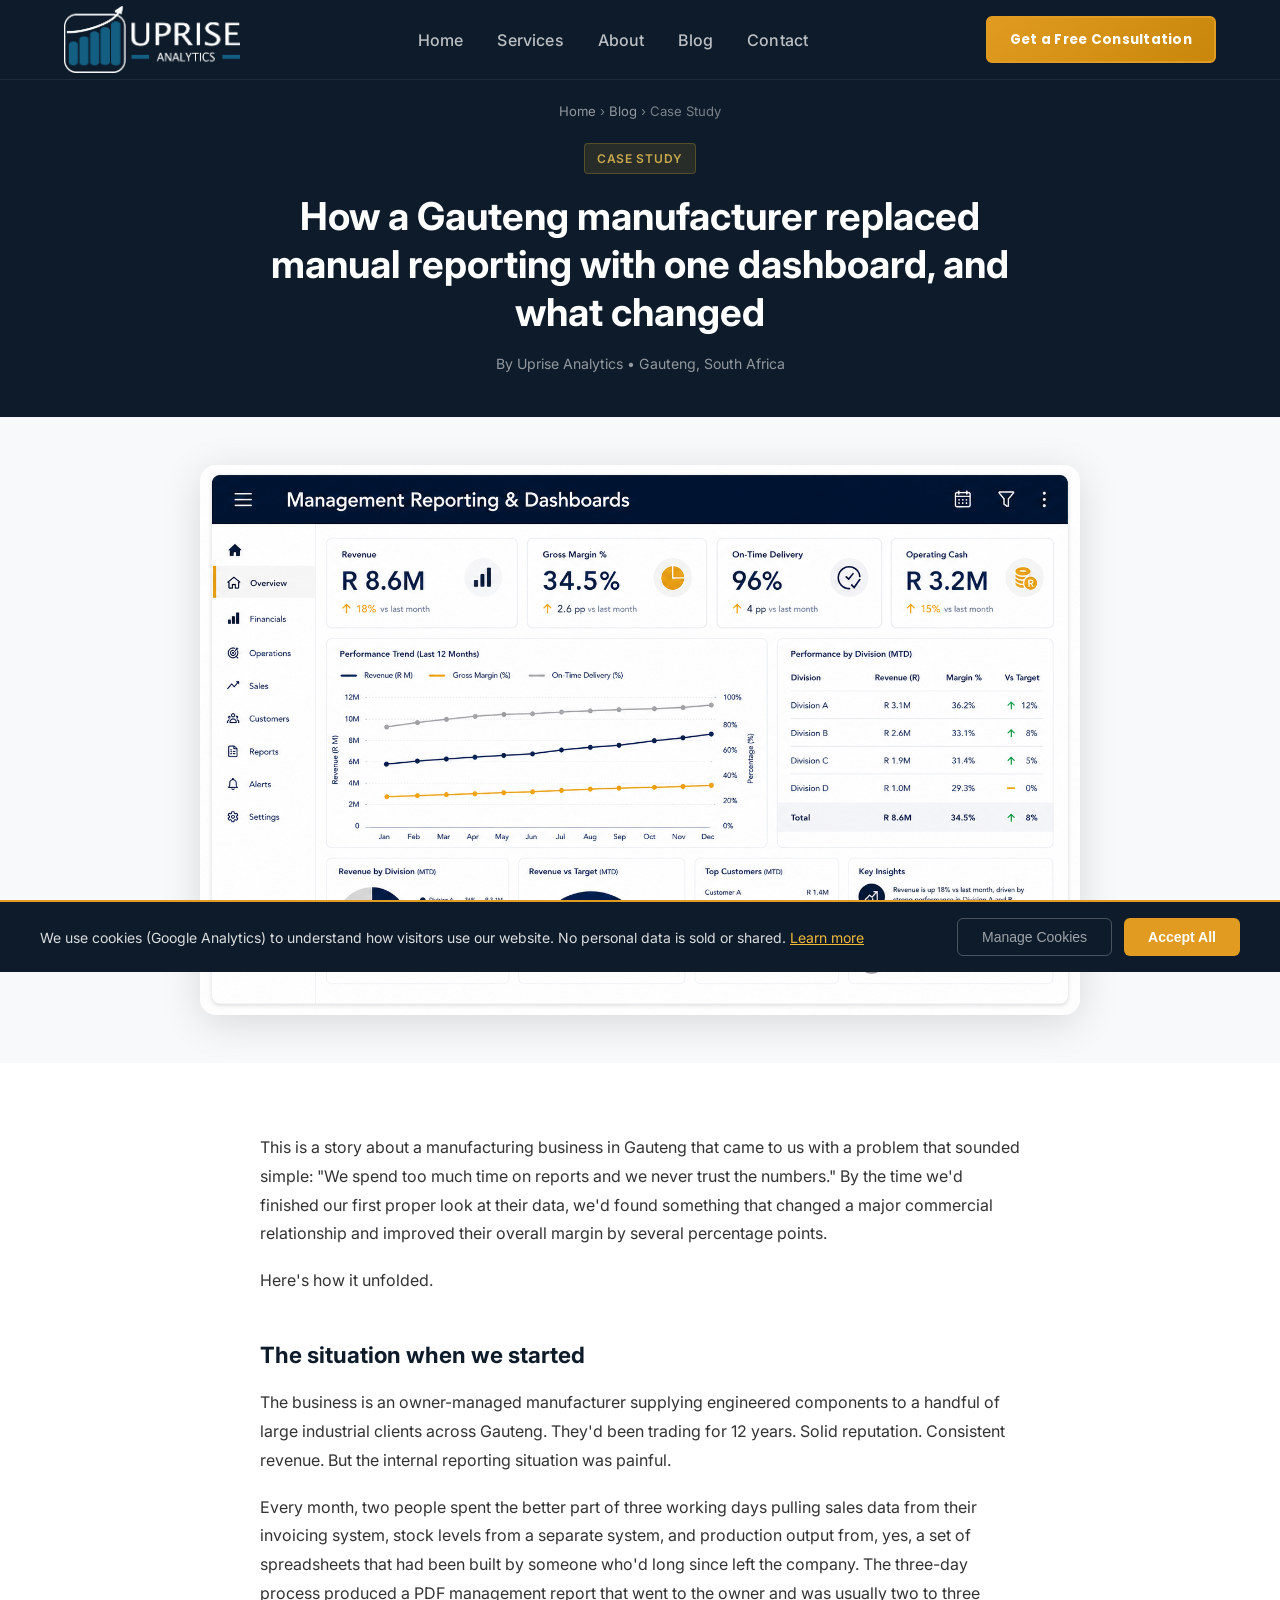
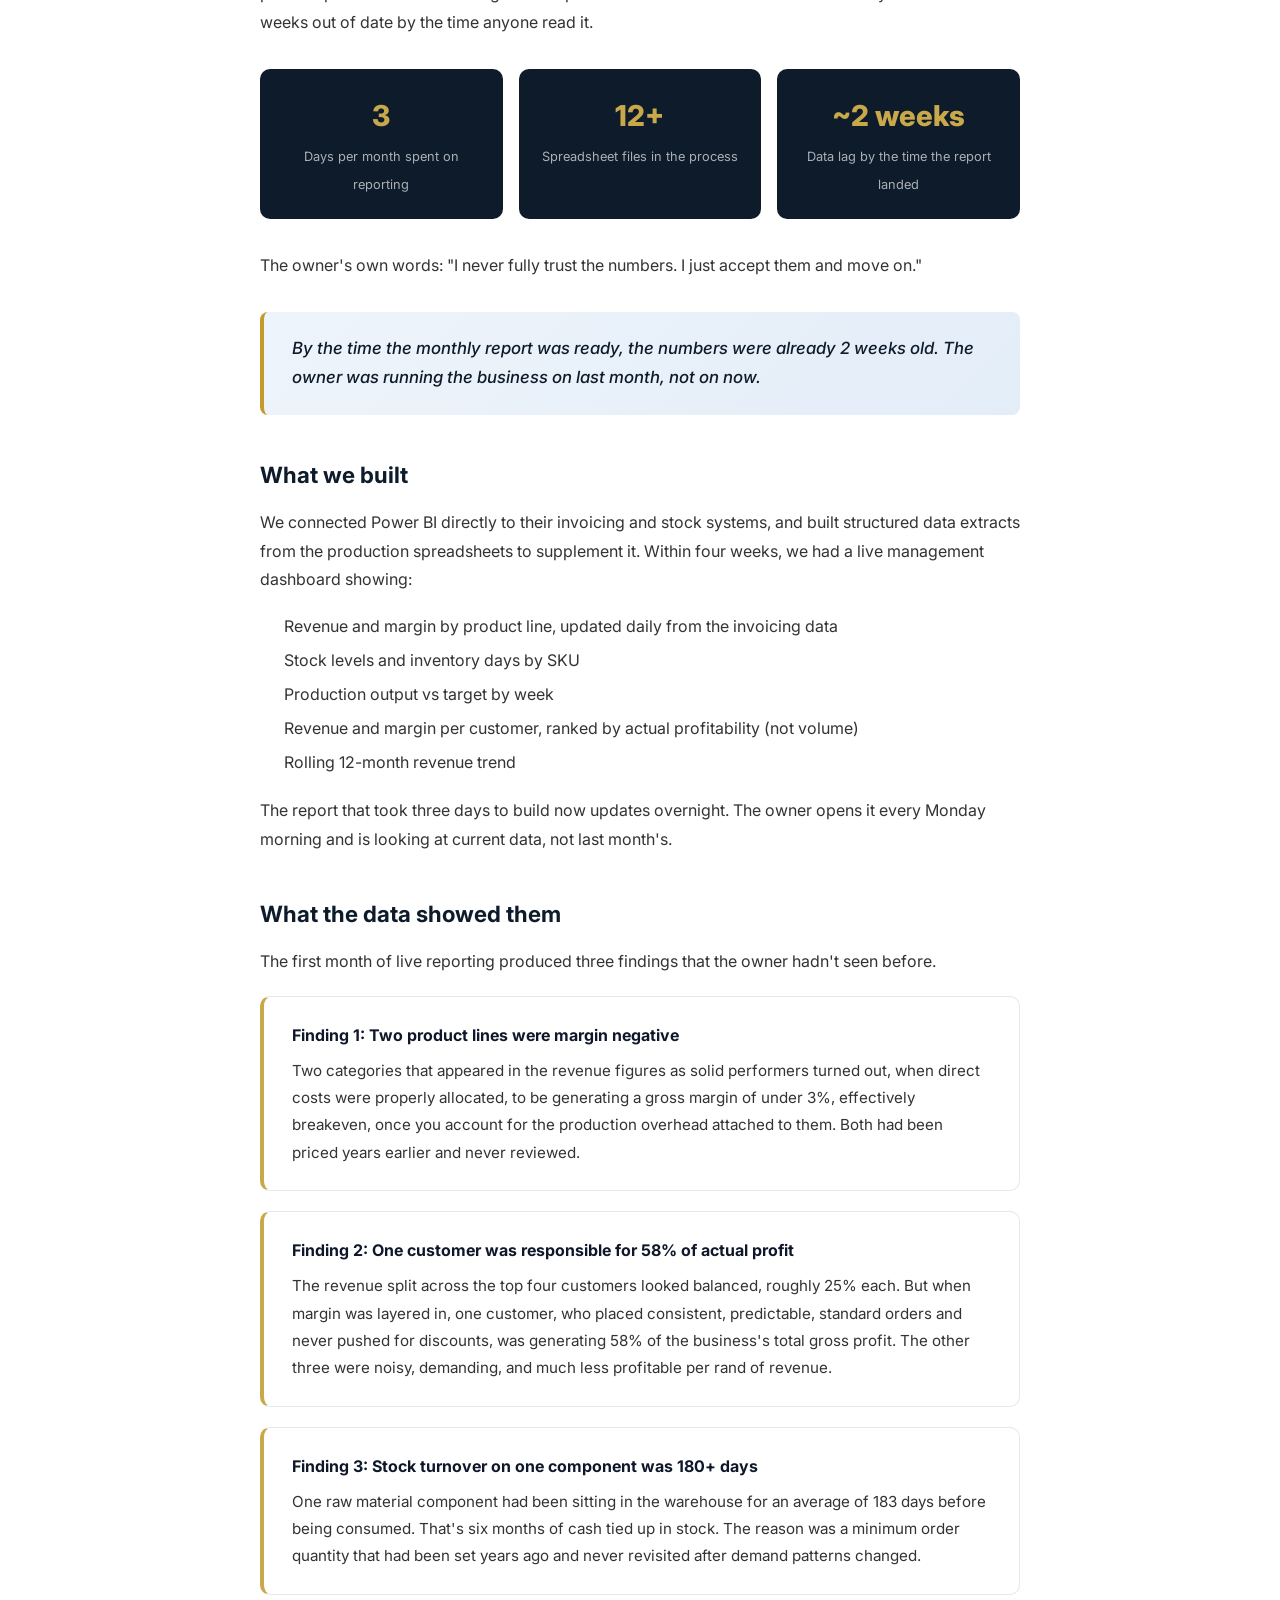
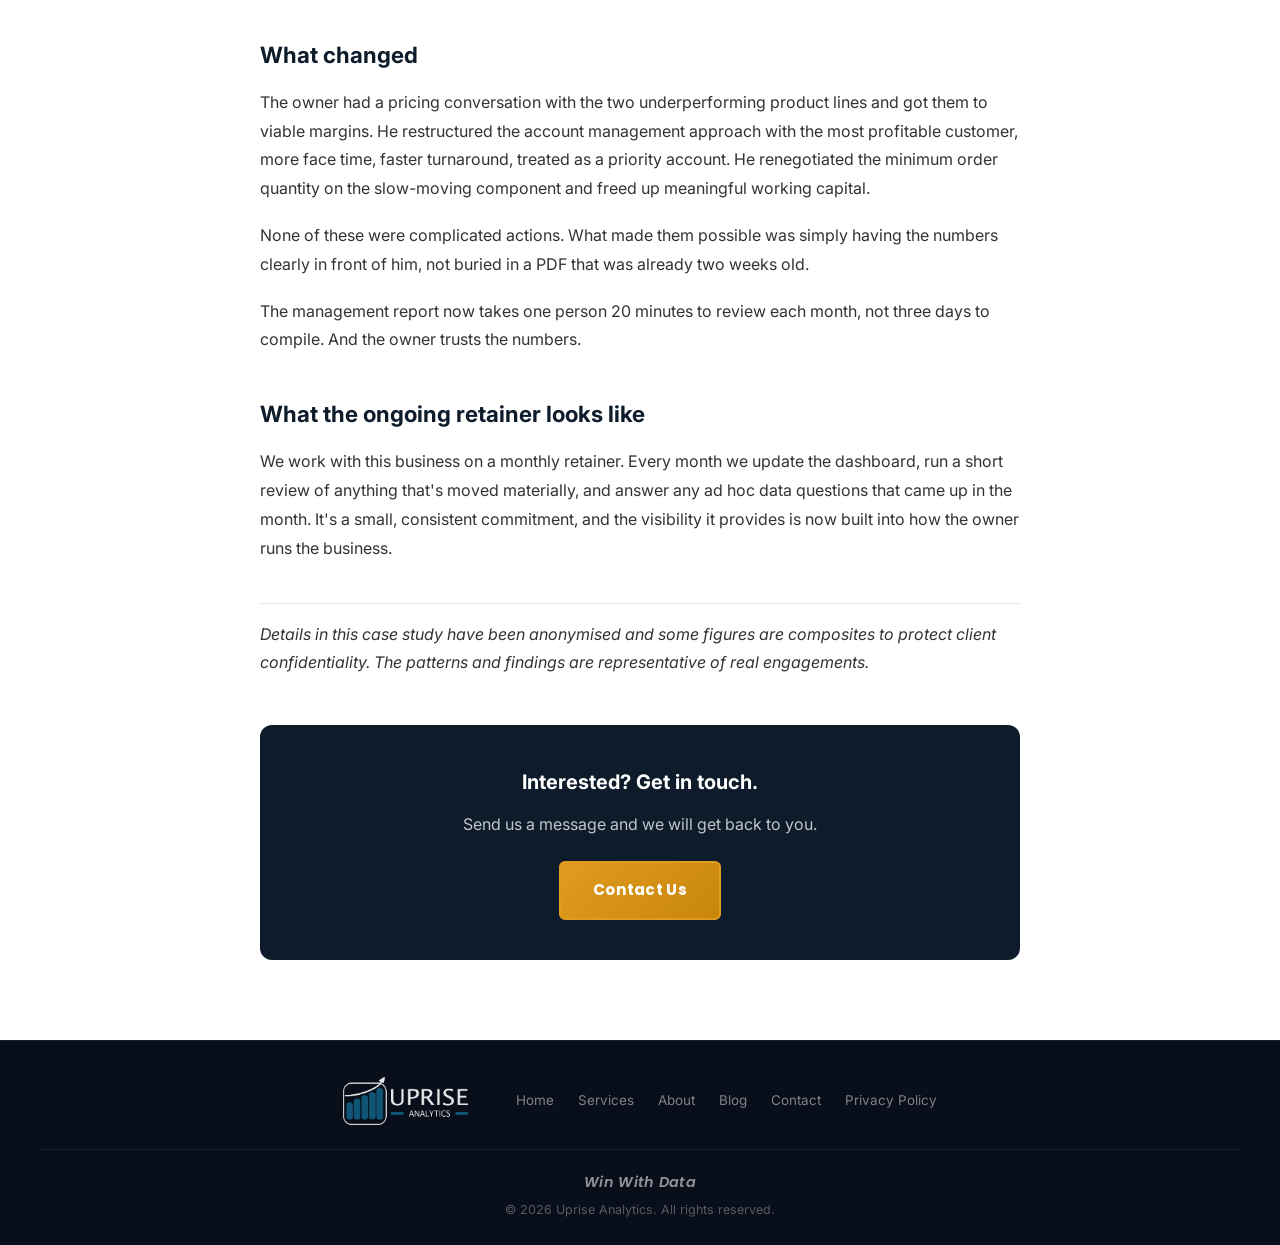
<file: blog/gauteng-manufacturing-dashboard-case-study.html>
﻿<!DOCTYPE html>
<html lang="en">
<head>
    <script>if (localStorage.getItem('analyticsConsent') === 'false') { window['ga-disable-G-B9ZDE1XXMC'] = true; }</script>
    <script async src="https://www.googletagmanager.com/gtag/js?id=G-B9ZDE1XXMC"></script>
    <script>window.dataLayer=window.dataLayer||[];function gtag(){dataLayer.push(arguments);}gtag('js',new Date());gtag('config','G-B9ZDE1XXMC');</script>
    <meta charset="UTF-8">
    <meta name="viewport" content="width=device-width, initial-scale=1.0">
    <meta name="description" content="A real example of how a Gauteng manufacturing business went from spreadsheet chaos to a live management dashboard — and what changed when they did.">
    <meta name="robots" content="index, follow">
    <title>How a Gauteng Manufacturer Replaced Manual Reporting With a Monthly Dashboard | Uprise Analytics</title>
    <link rel="icon" type="image/png" href="../Images/favcon.png">
    <link rel="canonical" href="https://www.upriseanalytics.co.za/blog/gauteng-manufacturing-dashboard-case-study.html">
    <meta property="og:type" content="article">
    <meta property="og:title" content="How a Gauteng Manufacturer Replaced Manual Reporting With a Monthly Dashboard">
    <meta property="og:description" content="A real example of how a Gauteng manufacturing business went from spreadsheet chaos to a live management dashboard — and what changed.">
    <meta property="og:image" content="https://www.upriseanalytics.co.za/Images/logo-dark.png">
    <meta property="og:site_name" content="Uprise Analytics">
    <link rel="preconnect" href="https://fonts.googleapis.com">
    <link rel="preconnect" href="https://fonts.gstatic.com" crossorigin>
    <link href="https://fonts.googleapis.com/css2?family=Poppins:wght@300;400;500;600;700;800&family=Inter:wght@300;400;500;600&display=swap" rel="stylesheet">
    <link rel="stylesheet" href="../css/styles.css">
    <style>
        .post-hero { background: #0D1B2A; color: white; padding: 100px 0 40px; }
        .post-hero-inner { max-width: 760px; margin: 0 auto; text-align: center; }
        .post-tag { display: inline-block; background: rgba(196,154,42,0.15); color: #C9A84C; border: 1px solid rgba(196,154,42,0.3); border-radius: 4px; padding: 4px 12px; font-size: 0.75rem; font-weight: 600; letter-spacing: 0.06em; text-transform: uppercase; margin-bottom: 18px; }
        .post-hero h1 { font-size: clamp(1.6rem, 3.5vw, 2.4rem); font-weight: 700; line-height: 1.25; color: white; margin-bottom: 16px; }
        .post-hero .post-meta { color: rgba(255,255,255,0.55); font-size: 0.88rem; }
        .post-body { padding: 70px 0 80px; background: white; }
        .post-body-inner { max-width: 760px; margin: 0 auto; }
        .post-body h2 { font-size: 1.4rem; font-weight: 700; color: var(--color-navy, #0D1B2A); margin: 40px 0 14px; }
        .post-body p { font-size: 1rem; line-height: 1.8; color: #333; margin-bottom: 18px; }
        .post-body ul { margin: 0 0 20px 24px; }
        .post-body li { font-size: 1rem; line-height: 1.75; color: #333; margin-bottom: 6px; }
        .stat-strip { display: grid; grid-template-columns: repeat(3, 1fr); gap: 16px; margin: 32px 0; }
        .stat-item { background: var(--color-navy, #0D1B2A); color: white; border-radius: 10px; padding: 22px 20px; text-align: center; }
        .stat-item .stat-num { font-size: 1.8rem; font-weight: 800; color: #C9A84C; display: block; }
        .stat-item .stat-lbl { font-size: 0.8rem; color: rgba(255,255,255,0.65); margin-top: 4px; }
        .result-block { border: 1px solid #e5e7eb; border-radius: 10px; padding: 24px 28px; margin: 20px 0; border-left: 4px solid #C9A84C; }
        .result-block h3 { font-size: 1rem; font-weight: 700; color: var(--color-navy); margin: 0 0 8px; }
        .result-block p { margin: 0; font-size: 0.95rem; }
        .post-cta-box { background: var(--color-navy, #0D1B2A); color: white; border-radius: 12px; padding: 40px 36px; margin-top: 48px; text-align: center; }
        .post-cta-box h3 { color: white; font-size: 1.25rem; margin-bottom: 10px; }
        .post-cta-box p { color: rgba(255,255,255,0.75); margin-bottom: 22px; }
        .breadcrumb { font-size: 0.82rem; color: rgba(255,255,255,0.45); margin-bottom: 20px; }
        .breadcrumb a { color: rgba(255,255,255,0.55); text-decoration: none; }
        .disclaimer { font-size: 0.82rem; color: #888; border-top: 1px solid #e5e7eb; padding-top: 16px; margin-top: 40px; font-style: italic; }
        @media (max-width: 600px) { .stat-strip { grid-template-columns: 1fr; } }

        /* Featured image */
        .post-featured-image { background: #f8f9fa; padding: 48px 0; }
        .post-featured-image img { width: 100%; max-width: 880px; display: block; margin: 0 auto; border-radius: 16px; box-shadow: 0 8px 40px rgba(0,0,0,0.13); }

        /* Highlight / pull quote box */
        .post-highlight { background: linear-gradient(135deg, #EEF4FB, #e3edf8); border-left: 4px solid #C49A2A; border-radius: 8px; padding: 22px 28px; margin: 32px 0; font-size: 1.05rem; font-weight: 500; color: #0D1B2A; font-style: italic; }

        /* Stat callout */
        .post-stat { display: flex; align-items: center; gap: 24px; background: #0D1B2A; border-radius: 14px; padding: 28px 32px; margin: 36px 0; }
        .post-stat-number { font-size: 2.8rem; font-weight: 800; color: #C49A2A; line-height: 1; white-space: nowrap; flex-shrink: 0; }
        .post-stat-text { font-size: 1rem; line-height: 1.6; color: white !important; margin: 0 !important; }
        @media (max-width: 640px) {
            .post-stat { flex-direction: column; align-items: flex-start; gap: 10px; padding: 22px 20px; }
            .post-stat-number { font-size: 2.2rem; }
            .post-highlight { padding: 18px 20px; font-size: 0.97rem; }
            .post-featured-image { padding: 28px 0; }
            .post-featured-image img { border-radius: 10px; }
        }    </style>
</head>
<body>

    <nav class="navbar" id="navbar">
        <div class="container nav-container">
            <a href="/" class="nav-logo">
                <img src="../Images/logo-white.png" alt="Uprise Analytics" class="nav-logo-img nav-logo-white">
                <img src="../Images/logo-dark.png"  alt="Uprise Analytics" class="nav-logo-img nav-logo-dark">
            </a>
            <ul class="nav-links" id="navLinks">
                <li><a href="/" class="nav-link">Home</a></li>
                <li><a href="/#services" class="nav-link">Services</a></li>
                <li><a href="/#about" class="nav-link">About</a></li>
                <li><a href="/blog/" class="nav-link">Blog</a></li>
                <li><a href="/#contact" class="nav-link">Contact</a></li>
                <li class="nav-mobile-cta"><a href="/#contact" class="btn btn-accent">Get a Free Consultation</a></li>
            </ul>
            <a href="/#contact" class="btn btn-accent nav-cta">Get a Free Consultation</a>
            <button class="hamburger" id="hamburger" aria-label="Toggle navigation menu">
                <span></span>
                <span></span>
                <span></span>
            </button>
        </div>
    </nav>

    <section class="post-hero">
        <div class="container">
            <div class="post-hero-inner">
                <p class="breadcrumb"><a href="/">Home</a> &rsaquo; <a href="/blog/">Blog</a> &rsaquo; Case Study</p>
                <span class="post-tag">Case Study</span>
                <h1>How a Gauteng manufacturer replaced manual reporting with one dashboard, and what changed</h1>
                <p class="post-meta">By Uprise Analytics &bull; Gauteng, South Africa</p>
            </div>
        </div>
    </section>

    
    <div class="post-featured-image">
        <div class="container">
            <img src="../Images/manage_reporting_and_dashboards.png" alt="Management reporting and dashboards" loading="lazy">
        </div>
    </div>
<section class="post-body">
        <div class="container">
            <div class="post-body-inner">

                <p>This is a story about a manufacturing business in Gauteng that came to us with a problem that sounded simple: "We spend too much time on reports and we never trust the numbers." By the time we'd finished our first proper look at their data, we'd found something that changed a major commercial relationship and improved their overall margin by several percentage points.</p>

                <p>Here's how it unfolded.</p>

                <h2>The situation when we started</h2>

                <p>The business is an owner-managed manufacturer supplying engineered components to a handful of large industrial clients across Gauteng. They'd been trading for 12 years. Solid reputation. Consistent revenue. But the internal reporting situation was painful.</p>

                <p>Every month, two people spent the better part of three working days pulling sales data from their invoicing system, stock levels from a separate system, and production output from, yes, a set of spreadsheets that had been built by someone who'd long since left the company. The three-day process produced a PDF management report that went to the owner and was usually two to three weeks out of date by the time anyone read it.</p>

                <div class="stat-strip">
                    <div class="stat-item"><span class="stat-num">3</span><span class="stat-lbl">Days per month spent on reporting</span></div>
                    <div class="stat-item"><span class="stat-num">12+</span><span class="stat-lbl">Spreadsheet files in the process</span></div>
                    <div class="stat-item"><span class="stat-num">~2 weeks</span><span class="stat-lbl">Data lag by the time the report landed</span></div>
                </div>

                <p>The owner's own words: "I never fully trust the numbers. I just accept them and move on."</p>

                <div class="post-highlight">By the time the monthly report was ready, the numbers were already 2 weeks old. The owner was running the business on last month, not on now.</div>

                <h2>What we built</h2>

                <p>We connected Power BI directly to their invoicing and stock systems, and built structured data extracts from the production spreadsheets to supplement it. Within four weeks, we had a live management dashboard showing:</p>

                <ul>
                    <li>Revenue and margin by product line, updated daily from the invoicing data</li>
                    <li>Stock levels and inventory days by SKU</li>
                    <li>Production output vs target by week</li>
                    <li>Revenue and margin per customer, ranked by actual profitability (not volume)</li>
                    <li>Rolling 12-month revenue trend</li>
                </ul>

                <p>The report that took three days to build now updates overnight. The owner opens it every Monday morning and is looking at current data, not last month's.</p>

                <h2>What the data showed them</h2>

                <p>The first month of live reporting produced three findings that the owner hadn't seen before.</p>

                <div class="result-block">
                    <h3>Finding 1: Two product lines were margin negative</h3>
                    <p>Two categories that appeared in the revenue figures as solid performers turned out, when direct costs were properly allocated, to be generating a gross margin of under 3%, effectively breakeven, once you account for the production overhead attached to them. Both had been priced years earlier and never reviewed.</p>
                </div>

                <div class="result-block">
                    <h3>Finding 2: One customer was responsible for 58% of actual profit</h3>
                    <p>The revenue split across the top four customers looked balanced, roughly 25% each. But when margin was layered in, one customer, who placed consistent, predictable, standard orders and never pushed for discounts, was generating 58% of the business's total gross profit. The other three were noisy, demanding, and much less profitable per rand of revenue.</p>
                </div>

                <div class="result-block">
                    <h3>Finding 3: Stock turnover on one component was 180+ days</h3>
                    <p>One raw material component had been sitting in the warehouse for an average of 183 days before being consumed. That's six months of cash tied up in stock. The reason was a minimum order quantity that had been set years ago and never revisited after demand patterns changed.</p>
                </div>

                <h2>What changed</h2>

                <p>The owner had a pricing conversation with the two underperforming product lines and got them to viable margins. He restructured the account management approach with the most profitable customer, more face time, faster turnaround, treated as a priority account. He renegotiated the minimum order quantity on the slow-moving component and freed up meaningful working capital.</p>

                <p>None of these were complicated actions. What made them possible was simply having the numbers clearly in front of him, not buried in a PDF that was already two weeks old.</p>

                <p>The management report now takes one person 20 minutes to review each month, not three days to compile. And the owner trusts the numbers.</p>

                <h2>What the ongoing retainer looks like</h2>

                <p>We work with this business on a monthly retainer. Every month we update the dashboard, run a short review of anything that's moved materially, and answer any ad hoc data questions that came up in the month. It's a small, consistent commitment, and the visibility it provides is now built into how the owner runs the business.</p>

                <p class="disclaimer">Details in this case study have been anonymised and some figures are composites to protect client confidentiality. The patterns and findings are representative of real engagements.</p>

                <div class="post-cta-box"><h3>Interested? Get in touch.</h3><p>Send us a message and we will get back to you.</p><a href="/#contact" class="btn btn-accent">Contact Us</a></div>

            </div>
        </div>
    </section>

    <footer class="footer">
        <div class="container footer-top">
            <a href="/" class="nav-logo footer-logo">
                <img src="../Images/logo-white.png" alt="Uprise Analytics" class="footer-logo-img">
            </a>
            <nav class="footer-nav" aria-label="Footer navigation">
                <a href="/">Home</a>
                <a href="/#services">Services</a>
                <a href="/#about">About</a>
                <a href="/blog/">Blog</a>
                <a href="/#contact">Contact</a>
                <a href="/privacy-policy.html">Privacy Policy</a>
            </nav>
        </div>
        <div class="container footer-bottom">
            <p class="footer-tagline"><em>Win With Data</em></p>
            <p class="footer-copy">&copy; 2026 Uprise Analytics. All rights reserved.</p>
        </div>
    </footer>
    <div id="cookieBanner" class="cookie-banner" role="dialog" aria-label="Cookie notice" aria-live="polite"><div class="cookie-banner__inner"><p class="cookie-banner__text">We use cookies (Google Analytics) to understand how visitors use our website. No personal data is sold or shared. <a href="/privacy-policy.html" style="color:var(--color-accent-light);text-decoration:underline;">Learn more</a></p><div class="cookie-banner__actions"><button id="cookieManage" class="cookie-banner__decline">Manage Cookies</button><button id="cookieAccept" class="cookie-banner__accept">Accept All</button></div></div></div>
    <div id="cookieModal" class="cookie-modal" role="dialog" aria-modal="true" aria-label="Cookie settings"><div class="cookie-modal__overlay"></div><div class="cookie-modal__box"><div class="cookie-modal__header"><h2>Cookie Settings</h2><button id="cookieModalClose" class="cookie-modal__close" aria-label="Close">&times;</button></div><div class="cookie-modal__body"><div class="cookie-row"><div class="cookie-row__info"><strong>Essential Cookies</strong><p>Required for the website to work properly.</p></div><label class="cookie-toggle"><input type="checkbox" checked disabled><span class="cookie-toggle__slider"></span></label></div><div class="cookie-row"><div class="cookie-row__info"><strong>Analytics Cookies</strong><p>Google Analytics, helps us understand how visitors use our site.</p></div><label class="cookie-toggle"><input type="checkbox" id="analyticsToggle" checked><span class="cookie-toggle__slider"></span></label></div></div><div class="cookie-modal__footer"><button id="cookieSavePrefs" class="cookie-banner__accept">Save Preferences</button></div></div></div>
    <script src="../js/main.js"></script>
</body>
</html>
</file>
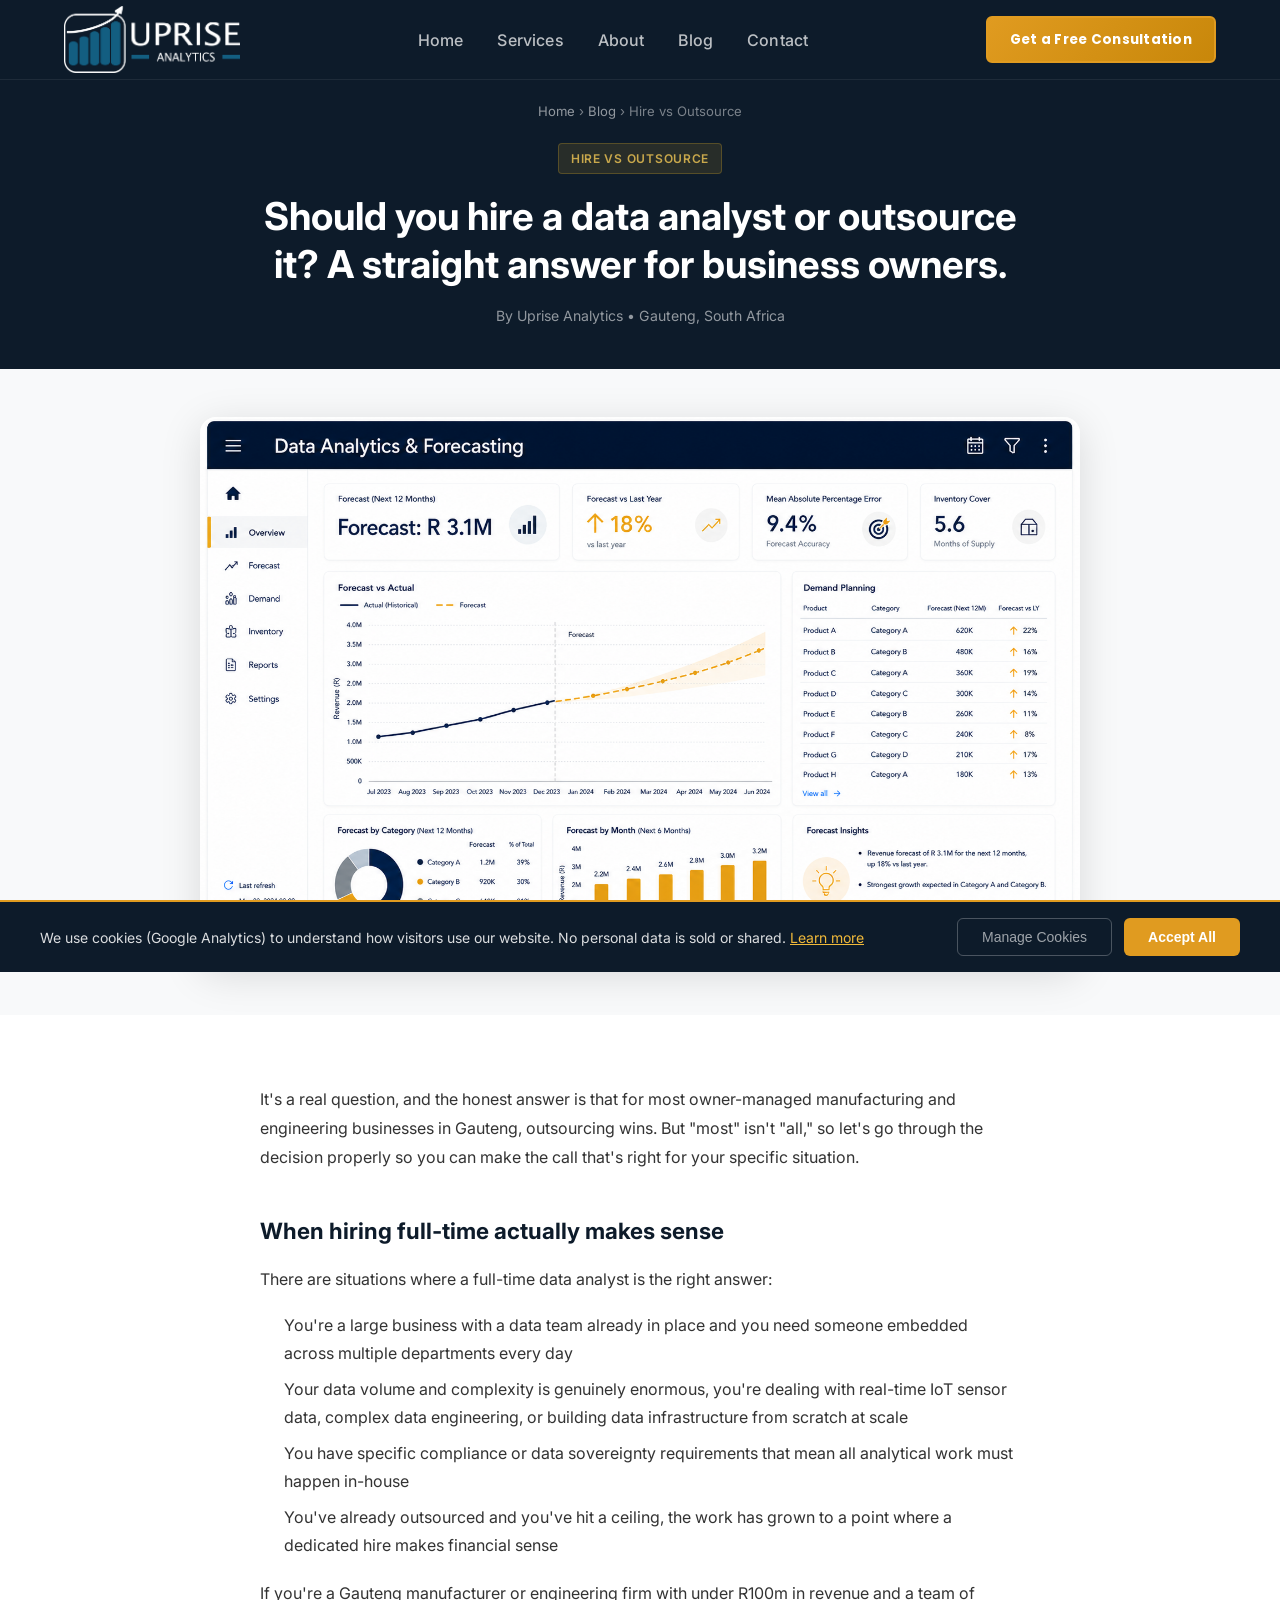
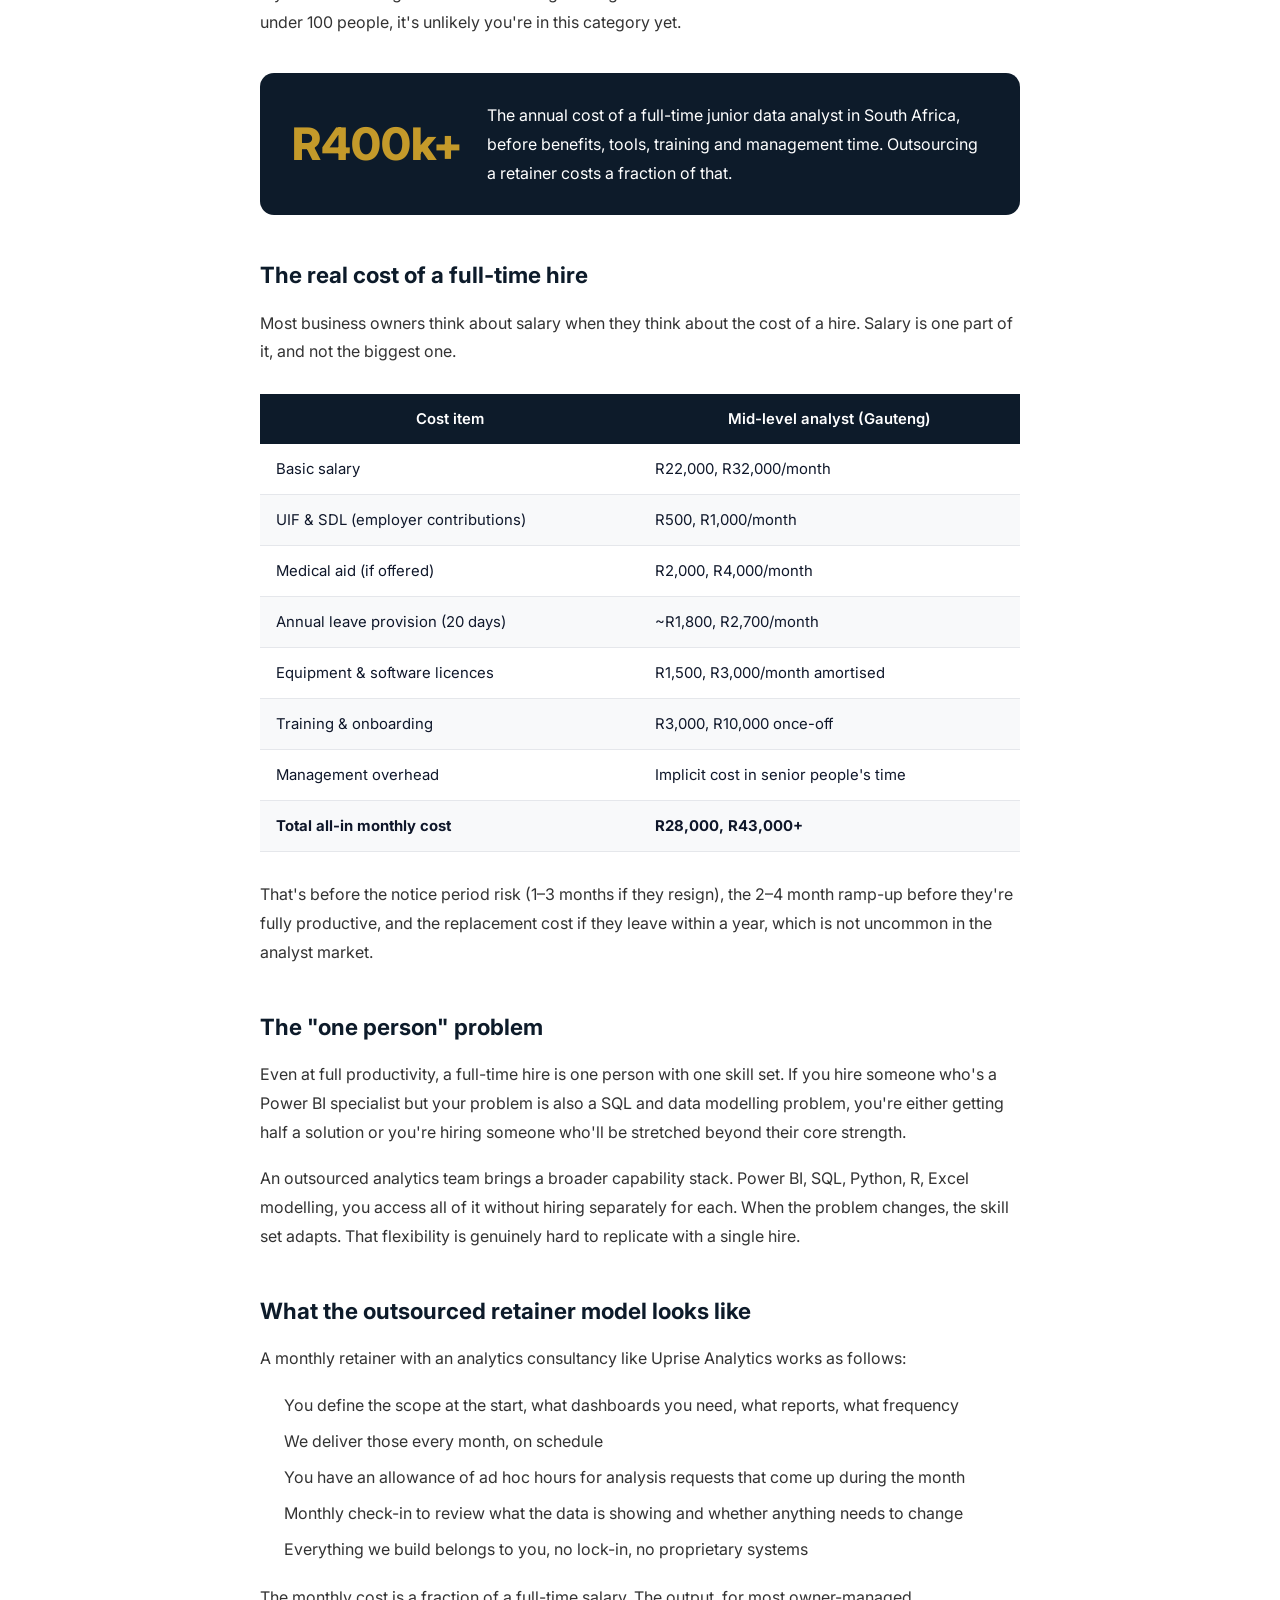
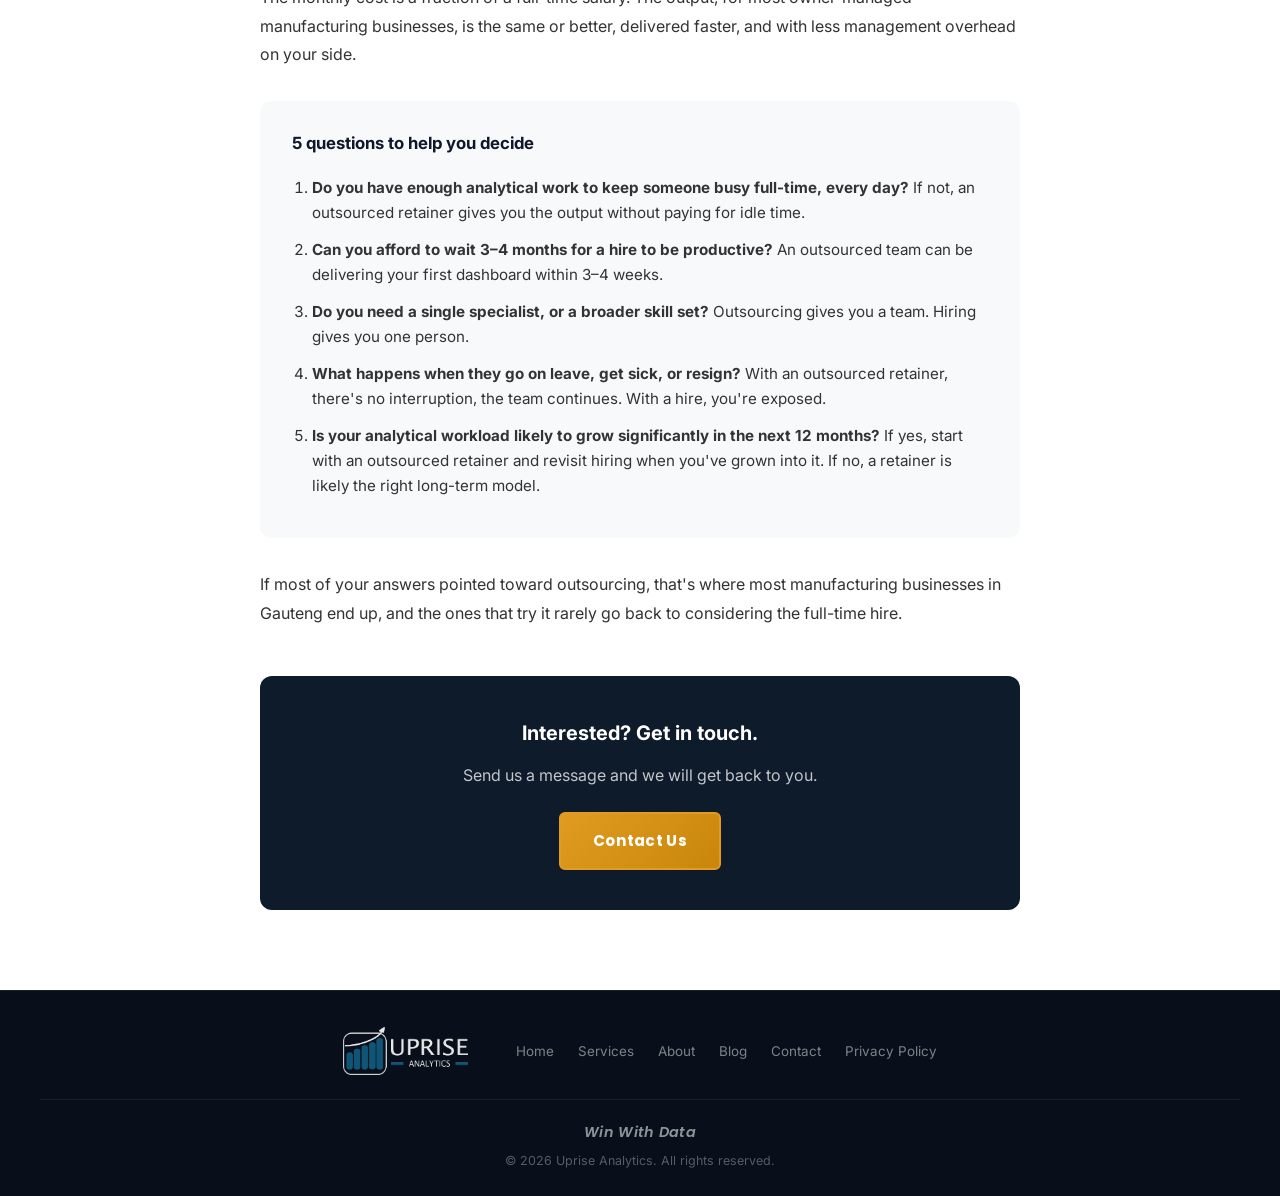
<file: blog/hire-or-outsource-data-analyst.html>
﻿<!DOCTYPE html>
<html lang="en">
<head>
    <script>if (localStorage.getItem('analyticsConsent') === 'false') { window['ga-disable-G-B9ZDE1XXMC'] = true; }</script>
    <script async src="https://www.googletagmanager.com/gtag/js?id=G-B9ZDE1XXMC"></script>
    <script>window.dataLayer=window.dataLayer||[];function gtag(){dataLayer.push(arguments);}gtag('js',new Date());gtag('config','G-B9ZDE1XXMC');</script>
    <meta charset="UTF-8">
    <meta name="viewport" content="width=device-width, initial-scale=1.0">
    <meta name="description" content="For most Gauteng manufacturing and engineering owners, outsourcing a data analyst beats hiring one full-time. Here's how to decide — with real cost comparisons.">
    <meta name="robots" content="index, follow">
    <title>Should I Hire a Data Analyst or Outsource It? A Guide for Owner-Managed Businesses | Uprise Analytics</title>
    <link rel="icon" type="image/png" href="../Images/favcon.png">
    <link rel="canonical" href="https://www.upriseanalytics.co.za/blog/hire-or-outsource-data-analyst.html">
    <meta property="og:type" content="article">
    <meta property="og:title" content="Should I Hire a Data Analyst or Outsource It? A Guide for Business Owners">
    <meta property="og:description" content="For most Gauteng manufacturing and engineering owners, outsourcing beats hiring. Here's how to decide — with real cost comparisons.">
    <meta property="og:image" content="https://www.upriseanalytics.co.za/Images/logo-dark.png">
    <meta property="og:site_name" content="Uprise Analytics">
    <link rel="preconnect" href="https://fonts.googleapis.com">
    <link rel="preconnect" href="https://fonts.gstatic.com" crossorigin>
    <link href="https://fonts.googleapis.com/css2?family=Poppins:wght@300;400;500;600;700;800&family=Inter:wght@300;400;500;600&display=swap" rel="stylesheet">
    <link rel="stylesheet" href="../css/styles.css">
    <style>
        .post-hero { background: #0D1B2A; color: white; padding: 100px 0 40px; }
        .post-hero-inner { max-width: 760px; margin: 0 auto; text-align: center; }
        .post-tag { display: inline-block; background: rgba(196,154,42,0.15); color: #C9A84C; border: 1px solid rgba(196,154,42,0.3); border-radius: 4px; padding: 4px 12px; font-size: 0.75rem; font-weight: 600; letter-spacing: 0.06em; text-transform: uppercase; margin-bottom: 18px; }
        .post-hero h1 { font-size: clamp(1.6rem, 3.5vw, 2.4rem); font-weight: 700; line-height: 1.25; color: white; margin-bottom: 16px; }
        .post-hero .post-meta { color: rgba(255,255,255,0.55); font-size: 0.88rem; }
        .post-body { padding: 70px 0 80px; background: white; }
        .post-body-inner { max-width: 760px; margin: 0 auto; }
        .post-body h2 { font-size: 1.4rem; font-weight: 700; color: var(--color-navy, #0D1B2A); margin: 40px 0 14px; }
        .post-body p { font-size: 1rem; line-height: 1.8; color: #333; margin-bottom: 18px; }
        .post-body ul, .post-body ol { margin: 0 0 20px 24px; }
        .post-body li { font-size: 1rem; line-height: 1.75; color: #333; margin-bottom: 8px; }
        .post-table { width: 100%; border-collapse: collapse; margin: 28px 0; font-size: 0.93rem; }
        .post-table th { background: var(--color-navy, #0D1B2A); color: white; padding: 12px 16px; text-align: center; font-weight: 600; }
        .post-table td { padding: 12px 16px; border-bottom: 1px solid #e5e7eb; }
        .post-table tr:nth-child(even) td { background: #f8f9fa; }
        .decision-guide { background: #f8f9fa; border-radius: 12px; padding: 28px 32px; margin: 32px 0; }
        .decision-guide h3 { font-size: 1.05rem; font-weight: 700; color: var(--color-navy); margin-bottom: 16px; }
        .decision-guide ol { margin: 0 0 0 20px; }
        .decision-guide li { margin-bottom: 12px; font-size: 0.95rem; color: #333; line-height: 1.65; }
        .post-cta-box { background: var(--color-navy, #0D1B2A); color: white; border-radius: 12px; padding: 40px 36px; margin-top: 48px; text-align: center; }
        .post-cta-box h3 { color: white; font-size: 1.25rem; margin-bottom: 10px; }
        .post-cta-box p { color: rgba(255,255,255,0.75); margin-bottom: 22px; }
        .breadcrumb { font-size: 0.82rem; color: rgba(255,255,255,0.45); margin-bottom: 20px; }
        .breadcrumb a { color: rgba(255,255,255,0.55); text-decoration: none; }

        /* Featured image */
        .post-featured-image { background: #f8f9fa; padding: 48px 0; }
        .post-featured-image img { width: 100%; max-width: 880px; display: block; margin: 0 auto; border-radius: 16px; box-shadow: 0 8px 40px rgba(0,0,0,0.13); }

        /* Highlight / pull quote box */
        .post-highlight { background: linear-gradient(135deg, #EEF4FB, #e3edf8); border-left: 4px solid #C49A2A; border-radius: 8px; padding: 22px 28px; margin: 32px 0; font-size: 1.05rem; font-weight: 500; color: #0D1B2A; font-style: italic; }

        /* Stat callout */
        .post-stat { display: flex; align-items: center; gap: 24px; background: #0D1B2A; border-radius: 14px; padding: 28px 32px; margin: 36px 0; }
        .post-stat-number { font-size: 2.8rem; font-weight: 800; color: #C49A2A; line-height: 1; white-space: nowrap; flex-shrink: 0; }
        .post-stat-text { font-size: 1rem; line-height: 1.6; color: white !important; margin: 0 !important; }
        @media (max-width: 640px) {
            .post-stat { flex-direction: column; align-items: flex-start; gap: 10px; padding: 22px 20px; }
            .post-stat-number { font-size: 2.2rem; }
            .post-highlight { padding: 18px 20px; font-size: 0.97rem; }
            .post-featured-image { padding: 28px 0; }
            .post-featured-image img { border-radius: 10px; }
        }    </style>
</head>
<body>

    <nav class="navbar" id="navbar">
        <div class="container nav-container">
            <a href="/" class="nav-logo">
                <img src="../Images/logo-white.png" alt="Uprise Analytics" class="nav-logo-img nav-logo-white">
                <img src="../Images/logo-dark.png"  alt="Uprise Analytics" class="nav-logo-img nav-logo-dark">
            </a>
            <ul class="nav-links" id="navLinks">
                <li><a href="/" class="nav-link">Home</a></li>
                <li><a href="/#services" class="nav-link">Services</a></li>
                <li><a href="/#about" class="nav-link">About</a></li>
                <li><a href="/blog/" class="nav-link">Blog</a></li>
                <li><a href="/#contact" class="nav-link">Contact</a></li>
                <li class="nav-mobile-cta"><a href="/#contact" class="btn btn-accent">Get a Free Consultation</a></li>
            </ul>
            <a href="/#contact" class="btn btn-accent nav-cta">Get a Free Consultation</a>
            <button class="hamburger" id="hamburger" aria-label="Toggle navigation menu">
                <span></span>
                <span></span>
                <span></span>
            </button>
        </div>
    </nav>

    <section class="post-hero">
        <div class="container">
            <div class="post-hero-inner">
                <p class="breadcrumb"><a href="/">Home</a> &rsaquo; <a href="/blog/">Blog</a> &rsaquo; Hire vs Outsource</p>
                <span class="post-tag">Hire vs Outsource</span>
                <h1>Should you hire a data analyst or outsource it? A straight answer for business owners.</h1>
                <p class="post-meta">By Uprise Analytics &bull; Gauteng, South Africa</p>
            </div>
        </div>
    </section>

    
    <div class="post-featured-image">
        <div class="container">
            <img src="../Images/data analytics and forecasting.png" alt="Data analytics and forecasting dashboard" loading="lazy">
        </div>
    </div>
<section class="post-body">
        <div class="container">
            <div class="post-body-inner">

                <p>It's a real question, and the honest answer is that for most owner-managed manufacturing and engineering businesses in Gauteng, outsourcing wins. But "most" isn't "all," so let's go through the decision properly so you can make the call that's right for your specific situation.</p>

                <h2>When hiring full-time actually makes sense</h2>

                <p>There are situations where a full-time data analyst is the right answer:</p>
                <ul>
                    <li>You're a large business with a data team already in place and you need someone embedded across multiple departments every day</li>
                    <li>Your data volume and complexity is genuinely enormous, you're dealing with real-time IoT sensor data, complex data engineering, or building data infrastructure from scratch at scale</li>
                    <li>You have specific compliance or data sovereignty requirements that mean all analytical work must happen in-house</li>
                    <li>You've already outsourced and you've hit a ceiling, the work has grown to a point where a dedicated hire makes financial sense</li>
                </ul>

                <p>If you're a Gauteng manufacturer or engineering firm with under R100m in revenue and a team of under 100 people, it's unlikely you're in this category yet.</p>

                <div class="post-stat"><span class="post-stat-number">R400k+</span><p class="post-stat-text">The annual cost of a full-time junior data analyst in South Africa, before benefits, tools, training and management time. Outsourcing a retainer costs a fraction of that.</p></div>

                <h2>The real cost of a full-time hire</h2>

                <p>Most business owners think about salary when they think about the cost of a hire. Salary is one part of it, and not the biggest one.</p>

                <table class="post-table">
                    <thead>
                        <tr><th>Cost item</th><th>Mid-level analyst (Gauteng)</th></tr>
                    </thead>
                    <tbody>
                        <tr><td>Basic salary</td><td>R22,000, R32,000/month</td></tr>
                        <tr><td>UIF &amp; SDL (employer contributions)</td><td>R500, R1,000/month</td></tr>
                        <tr><td>Medical aid (if offered)</td><td>R2,000, R4,000/month</td></tr>
                        <tr><td>Annual leave provision (20 days)</td><td>~R1,800, R2,700/month</td></tr>
                        <tr><td>Equipment &amp; software licences</td><td>R1,500, R3,000/month amortised</td></tr>
                        <tr><td>Training &amp; onboarding</td><td>R3,000, R10,000 once-off</td></tr>
                        <tr><td>Management overhead</td><td>Implicit cost in senior people's time</td></tr>
                        <tr><td><strong>Total all-in monthly cost</strong></td><td><strong>R28,000, R43,000+</strong></td></tr>
                    </tbody>
                </table>

                <p>That's before the notice period risk (1&ndash;3 months if they resign), the 2&ndash;4 month ramp-up before they're fully productive, and the replacement cost if they leave within a year, which is not uncommon in the analyst market.</p>

                <h2>The "one person" problem</h2>

                <p>Even at full productivity, a full-time hire is one person with one skill set. If you hire someone who's a Power BI specialist but your problem is also a SQL and data modelling problem, you're either getting half a solution or you're hiring someone who'll be stretched beyond their core strength.</p>

                <p>An outsourced analytics team brings a broader capability stack. Power BI, SQL, Python, R, Excel modelling, you access all of it without hiring separately for each. When the problem changes, the skill set adapts. That flexibility is genuinely hard to replicate with a single hire.</p>

                <h2>What the outsourced retainer model looks like</h2>

                <p>A monthly retainer with an analytics consultancy like Uprise Analytics works as follows:</p>
                <ul>
                    <li>You define the scope at the start, what dashboards you need, what reports, what frequency</li>
                    <li>We deliver those every month, on schedule</li>
                    <li>You have an allowance of ad hoc hours for analysis requests that come up during the month</li>
                    <li>Monthly check-in to review what the data is showing and whether anything needs to change</li>
                    <li>Everything we build belongs to you, no lock-in, no proprietary systems</li>
                </ul>

                <p>The monthly cost is a fraction of a full-time salary. The output, for most owner-managed manufacturing businesses, is the same or better, delivered faster, and with less management overhead on your side.</p>

                <div class="decision-guide">
                    <h3>5 questions to help you decide</h3>
                    <ol>
                        <li><strong>Do you have enough analytical work to keep someone busy full-time, every day?</strong> If not, an outsourced retainer gives you the output without paying for idle time.</li>
                        <li><strong>Can you afford to wait 3&ndash;4 months for a hire to be productive?</strong> An outsourced team can be delivering your first dashboard within 3&ndash;4 weeks.</li>
                        <li><strong>Do you need a single specialist, or a broader skill set?</strong> Outsourcing gives you a team. Hiring gives you one person.</li>
                        <li><strong>What happens when they go on leave, get sick, or resign?</strong> With an outsourced retainer, there's no interruption, the team continues. With a hire, you're exposed.</li>
                        <li><strong>Is your analytical workload likely to grow significantly in the next 12 months?</strong> If yes, start with an outsourced retainer and revisit hiring when you've grown into it. If no, a retainer is likely the right long-term model.</li>
                    </ol>
                </div>

                <p>If most of your answers pointed toward outsourcing, that's where most manufacturing businesses in Gauteng end up, and the ones that try it rarely go back to considering the full-time hire.</p>

                <div class="post-cta-box"><h3>Interested? Get in touch.</h3><p>Send us a message and we will get back to you.</p><a href="/#contact" class="btn btn-accent">Contact Us</a></div>

            </div>
        </div>
    </section>

    <footer class="footer">
        <div class="container footer-top">
            <a href="/" class="nav-logo footer-logo">
                <img src="../Images/logo-white.png" alt="Uprise Analytics" class="footer-logo-img">
            </a>
            <nav class="footer-nav" aria-label="Footer navigation">
                <a href="/">Home</a>
                <a href="/#services">Services</a>
                <a href="/#about">About</a>
                <a href="/blog/">Blog</a>
                <a href="/#contact">Contact</a>
                <a href="/privacy-policy.html">Privacy Policy</a>
            </nav>
        </div>
        <div class="container footer-bottom">
            <p class="footer-tagline"><em>Win With Data</em></p>
            <p class="footer-copy">&copy; 2026 Uprise Analytics. All rights reserved.</p>
        </div>
    </footer>
    <div id="cookieBanner" class="cookie-banner" role="dialog" aria-label="Cookie notice" aria-live="polite"><div class="cookie-banner__inner"><p class="cookie-banner__text">We use cookies (Google Analytics) to understand how visitors use our website. No personal data is sold or shared. <a href="/privacy-policy.html" style="color:var(--color-accent-light);text-decoration:underline;">Learn more</a></p><div class="cookie-banner__actions"><button id="cookieManage" class="cookie-banner__decline">Manage Cookies</button><button id="cookieAccept" class="cookie-banner__accept">Accept All</button></div></div></div>
    <div id="cookieModal" class="cookie-modal" role="dialog" aria-modal="true" aria-label="Cookie settings"><div class="cookie-modal__overlay"></div><div class="cookie-modal__box"><div class="cookie-modal__header"><h2>Cookie Settings</h2><button id="cookieModalClose" class="cookie-modal__close" aria-label="Close">&times;</button></div><div class="cookie-modal__body"><div class="cookie-row"><div class="cookie-row__info"><strong>Essential Cookies</strong><p>Required for the website to work properly.</p></div><label class="cookie-toggle"><input type="checkbox" checked disabled><span class="cookie-toggle__slider"></span></label></div><div class="cookie-row"><div class="cookie-row__info"><strong>Analytics Cookies</strong><p>Google Analytics, helps us understand how visitors use our site.</p></div><label class="cookie-toggle"><input type="checkbox" id="analyticsToggle" checked><span class="cookie-toggle__slider"></span></label></div></div><div class="cookie-modal__footer"><button id="cookieSavePrefs" class="cookie-banner__accept">Save Preferences</button></div></div></div>
    <script src="../js/main.js"></script>
</body>
</html>
</file>
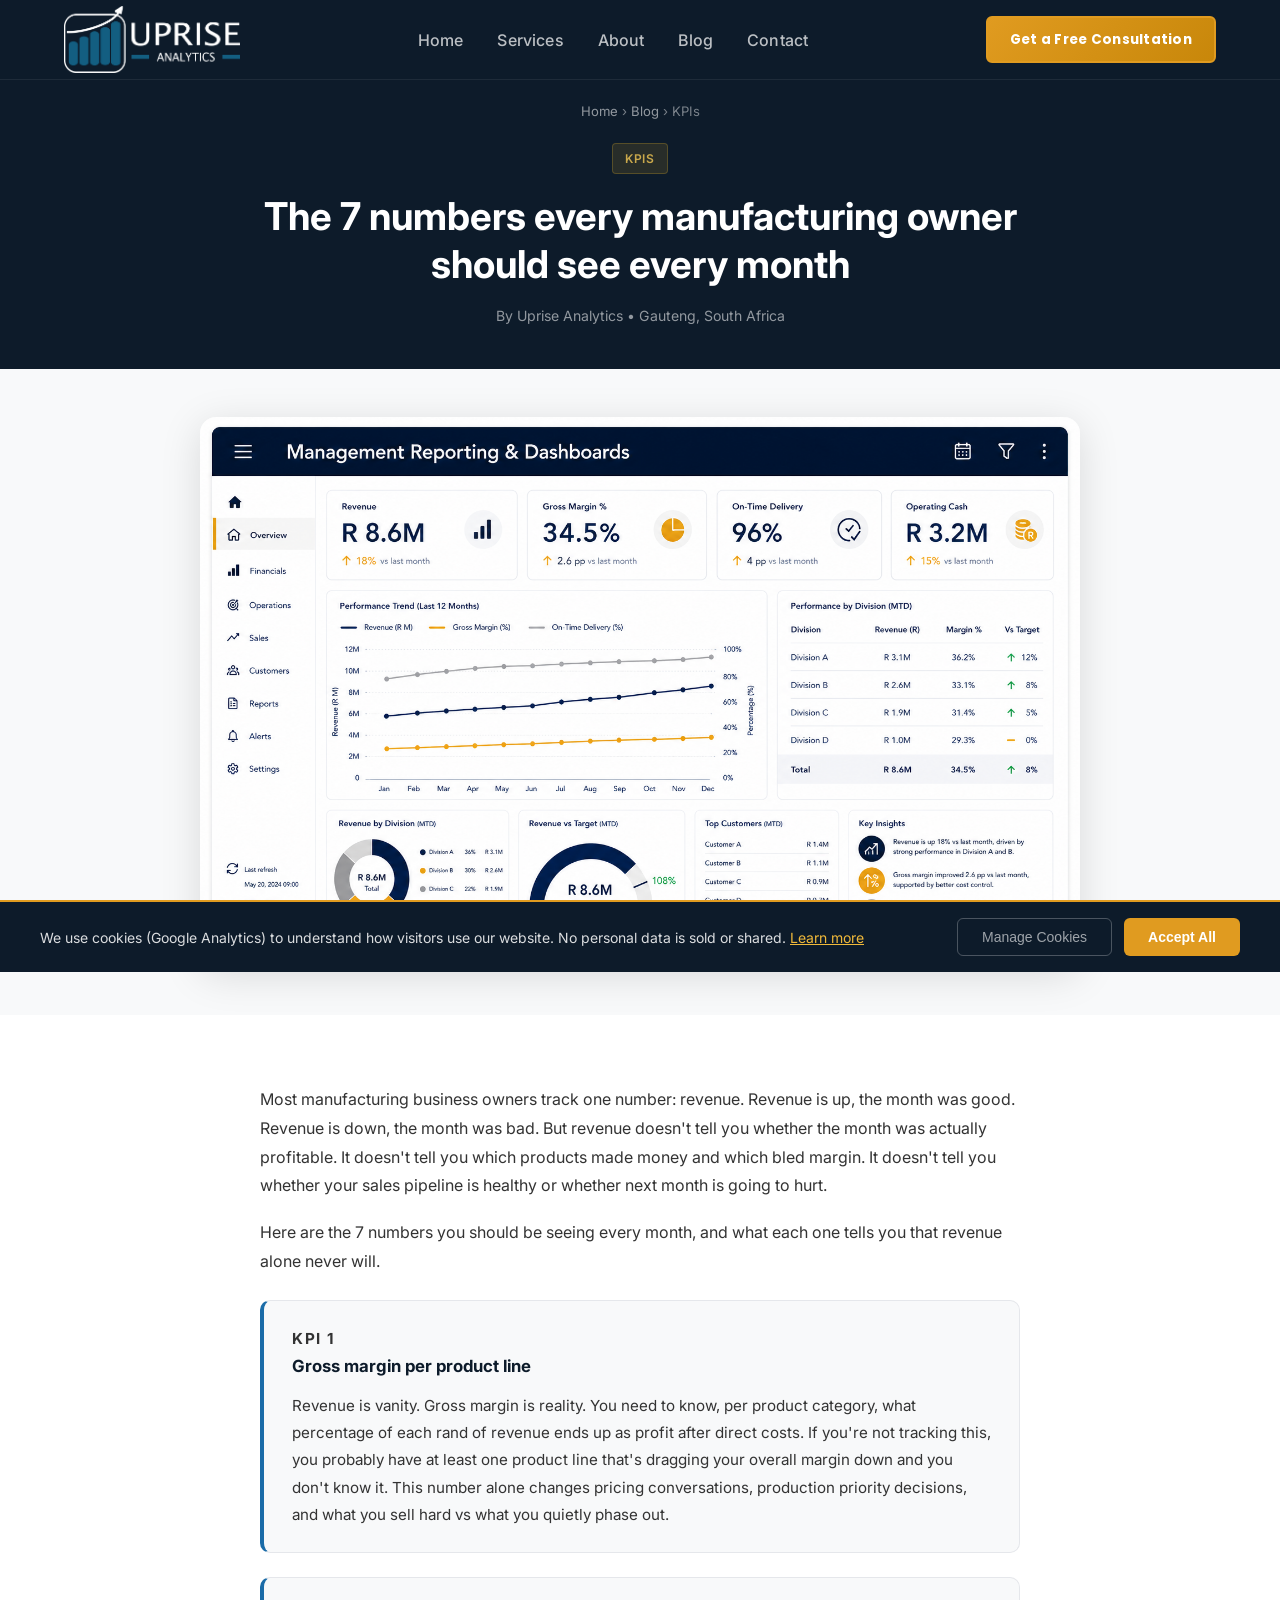
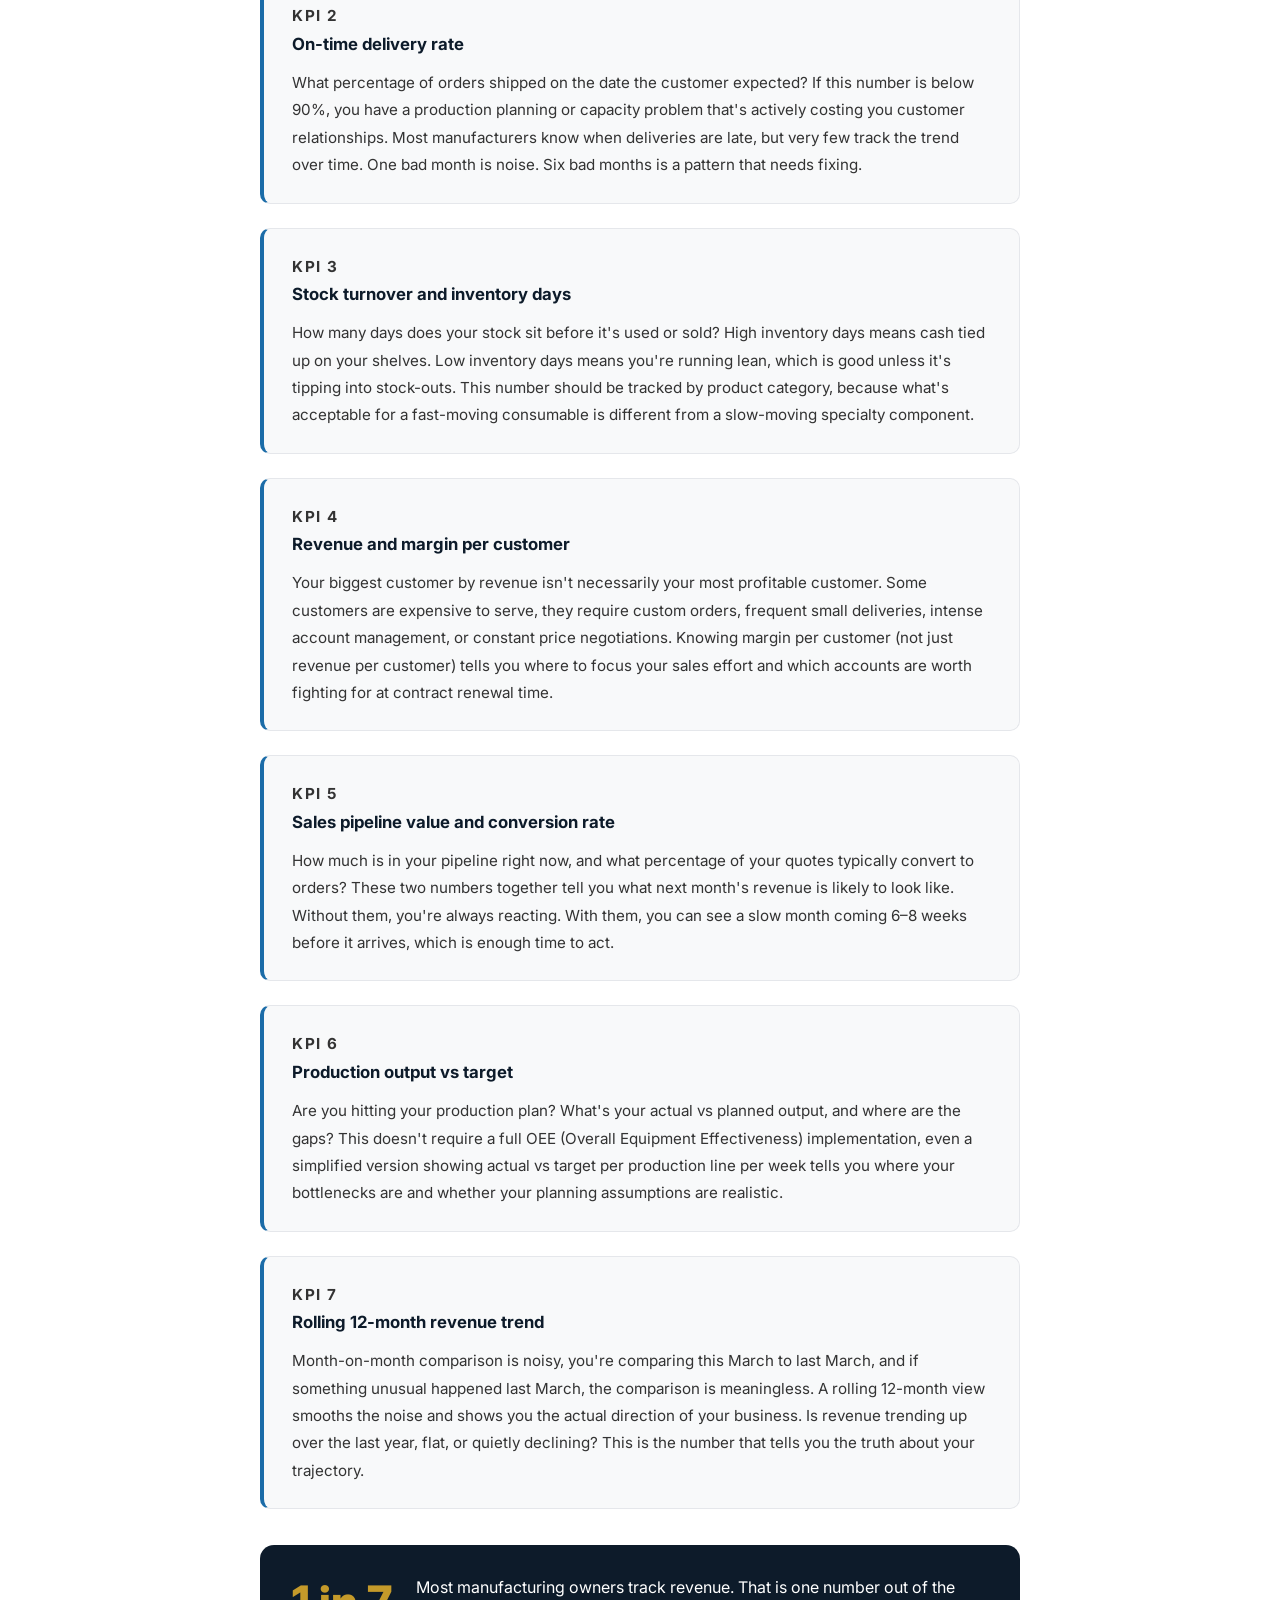
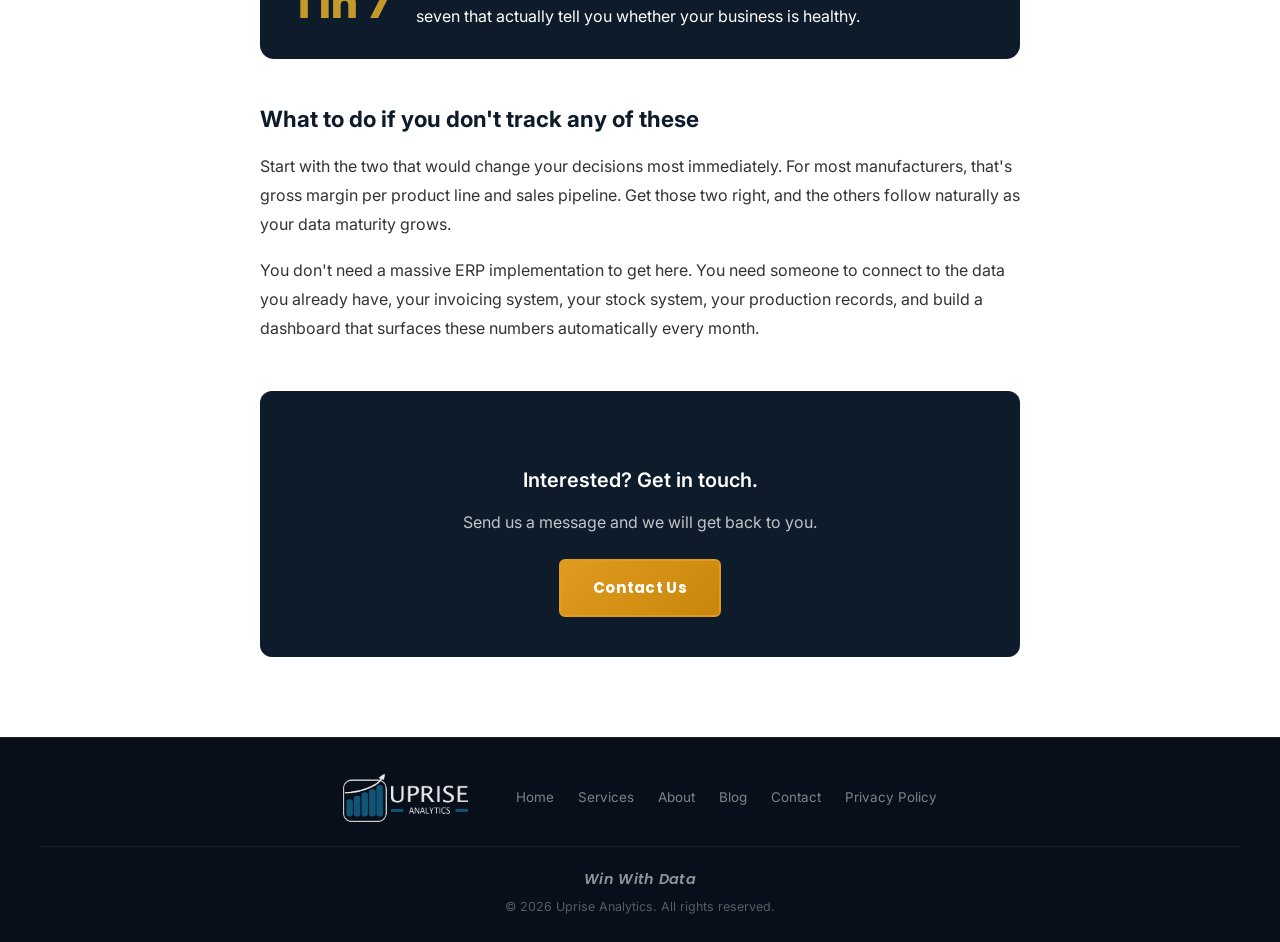
<file: blog/manufacturing-kpis-every-owner-should-track.html>
﻿<!DOCTYPE html>
<html lang="en">
<head>
    <script>if (localStorage.getItem('analyticsConsent') === 'false') { window['ga-disable-G-B9ZDE1XXMC'] = true; }</script>
    <script async src="https://www.googletagmanager.com/gtag/js?id=G-B9ZDE1XXMC"></script>
    <script>window.dataLayer=window.dataLayer||[];function gtag(){dataLayer.push(arguments);}gtag('js',new Date());gtag('config','G-B9ZDE1XXMC');</script>
    <meta charset="UTF-8">
    <meta name="viewport" content="width=device-width, initial-scale=1.0">
    <meta name="description" content="If you don't track these 7 numbers every month, you're flying blind. A practical KPI guide for Gauteng manufacturing and engineering business owners.">
    <meta name="robots" content="index, follow">
    <title>The 7 Numbers Every Manufacturing Owner Should See Every Month | Uprise Analytics</title>
    <link rel="icon" type="image/png" href="../Images/favcon.png">
    <link rel="canonical" href="https://www.upriseanalytics.co.za/blog/manufacturing-kpis-every-owner-should-track.html">
    <meta property="og:type" content="article">
    <meta property="og:title" content="The 7 Numbers Every Manufacturing Owner Should See Every Month">
    <meta property="og:description" content="If you don't track these 7 numbers every month, you're flying blind. A practical KPI guide for Gauteng manufacturers.">
    <meta property="og:image" content="https://www.upriseanalytics.co.za/Images/logo-dark.png">
    <meta property="og:site_name" content="Uprise Analytics">
    <link rel="preconnect" href="https://fonts.googleapis.com">
    <link rel="preconnect" href="https://fonts.gstatic.com" crossorigin>
    <link href="https://fonts.googleapis.com/css2?family=Poppins:wght@300;400;500;600;700;800&family=Inter:wght@300;400;500;600&display=swap" rel="stylesheet">
    <link rel="stylesheet" href="../css/styles.css">
    <style>
        .post-hero { background: #0D1B2A; color: white; padding: 100px 0 40px; }
        .post-hero-inner { max-width: 760px; margin: 0 auto; text-align: center; }
        .post-tag { display: inline-block; background: rgba(196,154,42,0.15); color: #C9A84C; border: 1px solid rgba(196,154,42,0.3); border-radius: 4px; padding: 4px 12px; font-size: 0.75rem; font-weight: 600; letter-spacing: 0.06em; text-transform: uppercase; margin-bottom: 18px; }
        .post-hero h1 { font-size: clamp(1.6rem, 3.5vw, 2.4rem); font-weight: 700; line-height: 1.25; color: white; margin-bottom: 16px; }
        .post-hero .post-meta { color: rgba(255,255,255,0.55); font-size: 0.88rem; }
        .post-body { padding: 70px 0 80px; background: white; }
        .post-body-inner { max-width: 760px; margin: 0 auto; }
        .post-body h2 { font-size: 1.4rem; font-weight: 700; color: var(--color-navy, #0D1B2A); margin: 40px 0 14px; }
        .post-body h3 { font-size: 1.1rem; font-weight: 600; color: #1B6CA8; margin: 32px 0 10px; }
        .post-body p { font-size: 1rem; line-height: 1.8; color: #333; margin-bottom: 18px; }
        .post-body ul { margin: 0 0 20px 24px; }
        .post-body li { font-size: 1rem; line-height: 1.75; color: #333; margin-bottom: 6px; }
        .kpi-card { background: #f8f9fa; border: 1px solid #e5e7eb; border-radius: 10px; padding: 24px 28px; margin: 24px 0; border-left: 4px solid #1B6CA8; }
        .kpi-number { font-size: 0.78rem; font-weight: 700; color: #1B6CA8; text-transform: uppercase; letter-spacing: 0.1em; margin-bottom: 6px; }
        .kpi-card h3 { font-size: 1.05rem; font-weight: 700; color: var(--color-navy, #0D1B2A); margin: 0 0 10px; }
        .kpi-card p { margin: 0; font-size: 0.95rem; }
        .post-cta-box { background: var(--color-navy, #0D1B2A); color: white; border-radius: 12px; padding: 40px 36px; margin-top: 48px; text-align: center; }
        .post-cta-box h3 { color: white; font-size: 1.25rem; margin-bottom: 10px; }
        .post-cta-box p { color: rgba(255,255,255,0.75); margin-bottom: 22px; }
        .breadcrumb { font-size: 0.82rem; color: rgba(255,255,255,0.45); margin-bottom: 20px; }
        .breadcrumb a { color: rgba(255,255,255,0.55); text-decoration: none; }

        /* Featured image */
        .post-featured-image { background: #f8f9fa; padding: 48px 0; }
        .post-featured-image img { width: 100%; max-width: 880px; display: block; margin: 0 auto; border-radius: 16px; box-shadow: 0 8px 40px rgba(0,0,0,0.13); }

        /* Highlight / pull quote box */
        .post-highlight { background: linear-gradient(135deg, #EEF4FB, #e3edf8); border-left: 4px solid #C49A2A; border-radius: 8px; padding: 22px 28px; margin: 32px 0; font-size: 1.05rem; font-weight: 500; color: #0D1B2A; font-style: italic; }

        /* Stat callout */
        .post-stat { display: flex; align-items: center; gap: 24px; background: #0D1B2A; border-radius: 14px; padding: 28px 32px; margin: 36px 0; }
        .post-stat-number { font-size: 2.8rem; font-weight: 800; color: #C49A2A; line-height: 1; white-space: nowrap; flex-shrink: 0; }
        .post-stat-text { font-size: 1rem; line-height: 1.6; color: white !important; margin: 0 !important; }
        @media (max-width: 640px) {
            .post-stat { flex-direction: column; align-items: flex-start; gap: 10px; padding: 22px 20px; }
            .post-stat-number { font-size: 2.2rem; }
            .post-highlight { padding: 18px 20px; font-size: 0.97rem; }
            .post-featured-image { padding: 28px 0; }
            .post-featured-image img { border-radius: 10px; }
        }    </style>
</head>
<body>

    <nav class="navbar" id="navbar">
        <div class="container nav-container">
            <a href="/" class="nav-logo">
                <img src="../Images/logo-white.png" alt="Uprise Analytics" class="nav-logo-img nav-logo-white">
                <img src="../Images/logo-dark.png"  alt="Uprise Analytics" class="nav-logo-img nav-logo-dark">
            </a>
            <ul class="nav-links" id="navLinks">
                <li><a href="/" class="nav-link">Home</a></li>
                <li><a href="/#services" class="nav-link">Services</a></li>
                <li><a href="/#about" class="nav-link">About</a></li>
                <li><a href="/blog/" class="nav-link">Blog</a></li>
                <li><a href="/#contact" class="nav-link">Contact</a></li>
                <li class="nav-mobile-cta"><a href="/#contact" class="btn btn-accent">Get a Free Consultation</a></li>
            </ul>
            <a href="/#contact" class="btn btn-accent nav-cta">Get a Free Consultation</a>
            <button class="hamburger" id="hamburger" aria-label="Toggle navigation menu">
                <span></span>
                <span></span>
                <span></span>
            </button>
        </div>
    </nav>

    <section class="post-hero">
        <div class="container">
            <div class="post-hero-inner">
                <p class="breadcrumb"><a href="/">Home</a> &rsaquo; <a href="/blog/">Blog</a> &rsaquo; KPIs</p>
                <span class="post-tag">KPIs</span>
                <h1>The 7 numbers every manufacturing owner should see every month</h1>
                <p class="post-meta">By Uprise Analytics &bull; Gauteng, South Africa</p>
            </div>
        </div>
    </section>

    
    <div class="post-featured-image">
        <div class="container">
            <img src="../Images/manage_reporting_and_dashboards.png" alt="KPI management dashboard" loading="lazy">
        </div>
    </div>
<section class="post-body">
        <div class="container">
            <div class="post-body-inner">

                <p>Most manufacturing business owners track one number: revenue. Revenue is up, the month was good. Revenue is down, the month was bad. But revenue doesn't tell you whether the month was actually profitable. It doesn't tell you which products made money and which bled margin. It doesn't tell you whether your sales pipeline is healthy or whether next month is going to hurt.</p>

                <p>Here are the 7 numbers you should be seeing every month, and what each one tells you that revenue alone never will.</p>

                <div class="kpi-card">
                    <p class="kpi-number">KPI 1</p>
                    <h3>Gross margin per product line</h3>
                    <p>Revenue is vanity. Gross margin is reality. You need to know, per product category, what percentage of each rand of revenue ends up as profit after direct costs. If you're not tracking this, you probably have at least one product line that's dragging your overall margin down and you don't know it. This number alone changes pricing conversations, production priority decisions, and what you sell hard vs what you quietly phase out.</p>
                </div>

                <div class="kpi-card">
                    <p class="kpi-number">KPI 2</p>
                    <h3>On-time delivery rate</h3>
                    <p>What percentage of orders shipped on the date the customer expected? If this number is below 90%, you have a production planning or capacity problem that's actively costing you customer relationships. Most manufacturers know when deliveries are late, but very few track the trend over time. One bad month is noise. Six bad months is a pattern that needs fixing.</p>
                </div>

                <div class="kpi-card">
                    <p class="kpi-number">KPI 3</p>
                    <h3>Stock turnover and inventory days</h3>
                    <p>How many days does your stock sit before it's used or sold? High inventory days means cash tied up on your shelves. Low inventory days means you're running lean, which is good unless it's tipping into stock-outs. This number should be tracked by product category, because what's acceptable for a fast-moving consumable is different from a slow-moving specialty component.</p>
                </div>

                <div class="kpi-card">
                    <p class="kpi-number">KPI 4</p>
                    <h3>Revenue and margin per customer</h3>
                    <p>Your biggest customer by revenue isn't necessarily your most profitable customer. Some customers are expensive to serve, they require custom orders, frequent small deliveries, intense account management, or constant price negotiations. Knowing margin per customer (not just revenue per customer) tells you where to focus your sales effort and which accounts are worth fighting for at contract renewal time.</p>
                </div>

                <div class="kpi-card">
                    <p class="kpi-number">KPI 5</p>
                    <h3>Sales pipeline value and conversion rate</h3>
                    <p>How much is in your pipeline right now, and what percentage of your quotes typically convert to orders? These two numbers together tell you what next month's revenue is likely to look like. Without them, you're always reacting. With them, you can see a slow month coming 6&ndash;8 weeks before it arrives, which is enough time to act.</p>
                </div>

                <div class="kpi-card">
                    <p class="kpi-number">KPI 6</p>
                    <h3>Production output vs target</h3>
                    <p>Are you hitting your production plan? What's your actual vs planned output, and where are the gaps? This doesn't require a full OEE (Overall Equipment Effectiveness) implementation, even a simplified version showing actual vs target per production line per week tells you where your bottlenecks are and whether your planning assumptions are realistic.</p>
                </div>

                <div class="kpi-card">
                    <p class="kpi-number">KPI 7</p>
                    <h3>Rolling 12-month revenue trend</h3>
                    <p>Month-on-month comparison is noisy, you're comparing this March to last March, and if something unusual happened last March, the comparison is meaningless. A rolling 12-month view smooths the noise and shows you the actual direction of your business. Is revenue trending up over the last year, flat, or quietly declining? This is the number that tells you the truth about your trajectory.</p>
                </div>

                <div class="post-stat"><span class="post-stat-number">1 in 7</span><p class="post-stat-text">Most manufacturing owners track revenue. That is one number out of the seven that actually tell you whether your business is healthy.</p></div>

                <h2>What to do if you don't track any of these</h2>

                <p>Start with the two that would change your decisions most immediately. For most manufacturers, that's gross margin per product line and sales pipeline. Get those two right, and the others follow naturally as your data maturity grows.</p>

                <p>You don't need a massive ERP implementation to get here. You need someone to connect to the data you already have, your invoicing system, your stock system, your production records, and build a dashboard that surfaces these numbers automatically every month.</p>

                <div class="post-cta-box"><h3>Interested? Get in touch.</h3><p>Send us a message and we will get back to you.</p><a href="/#contact" class="btn btn-accent">Contact Us</a></div>

            </div>
        </div>
    </section>

    <footer class="footer">
        <div class="container footer-top">
            <a href="/" class="nav-logo footer-logo">
                <img src="../Images/logo-white.png" alt="Uprise Analytics" class="footer-logo-img">
            </a>
            <nav class="footer-nav" aria-label="Footer navigation">
                <a href="/">Home</a>
                <a href="/#services">Services</a>
                <a href="/#about">About</a>
                <a href="/blog/">Blog</a>
                <a href="/#contact">Contact</a>
                <a href="/privacy-policy.html">Privacy Policy</a>
            </nav>
        </div>
        <div class="container footer-bottom">
            <p class="footer-tagline"><em>Win With Data</em></p>
            <p class="footer-copy">&copy; 2026 Uprise Analytics. All rights reserved.</p>
        </div>
    </footer>
    <div id="cookieBanner" class="cookie-banner" role="dialog" aria-label="Cookie notice" aria-live="polite"><div class="cookie-banner__inner"><p class="cookie-banner__text">We use cookies (Google Analytics) to understand how visitors use our website. No personal data is sold or shared. <a href="/privacy-policy.html" style="color:var(--color-accent-light);text-decoration:underline;">Learn more</a></p><div class="cookie-banner__actions"><button id="cookieManage" class="cookie-banner__decline">Manage Cookies</button><button id="cookieAccept" class="cookie-banner__accept">Accept All</button></div></div></div>
    <div id="cookieModal" class="cookie-modal" role="dialog" aria-modal="true" aria-label="Cookie settings"><div class="cookie-modal__overlay"></div><div class="cookie-modal__box"><div class="cookie-modal__header"><h2>Cookie Settings</h2><button id="cookieModalClose" class="cookie-modal__close" aria-label="Close">&times;</button></div><div class="cookie-modal__body"><div class="cookie-row"><div class="cookie-row__info"><strong>Essential Cookies</strong><p>Required for the website to work properly.</p></div><label class="cookie-toggle"><input type="checkbox" checked disabled><span class="cookie-toggle__slider"></span></label></div><div class="cookie-row"><div class="cookie-row__info"><strong>Analytics Cookies</strong><p>Google Analytics, helps us understand how visitors use our site.</p></div><label class="cookie-toggle"><input type="checkbox" id="analyticsToggle" checked><span class="cookie-toggle__slider"></span></label></div></div><div class="cookie-modal__footer"><button id="cookieSavePrefs" class="cookie-banner__accept">Save Preferences</button></div></div></div>
    <script src="../js/main.js"></script>
</body>
</html>
</file>
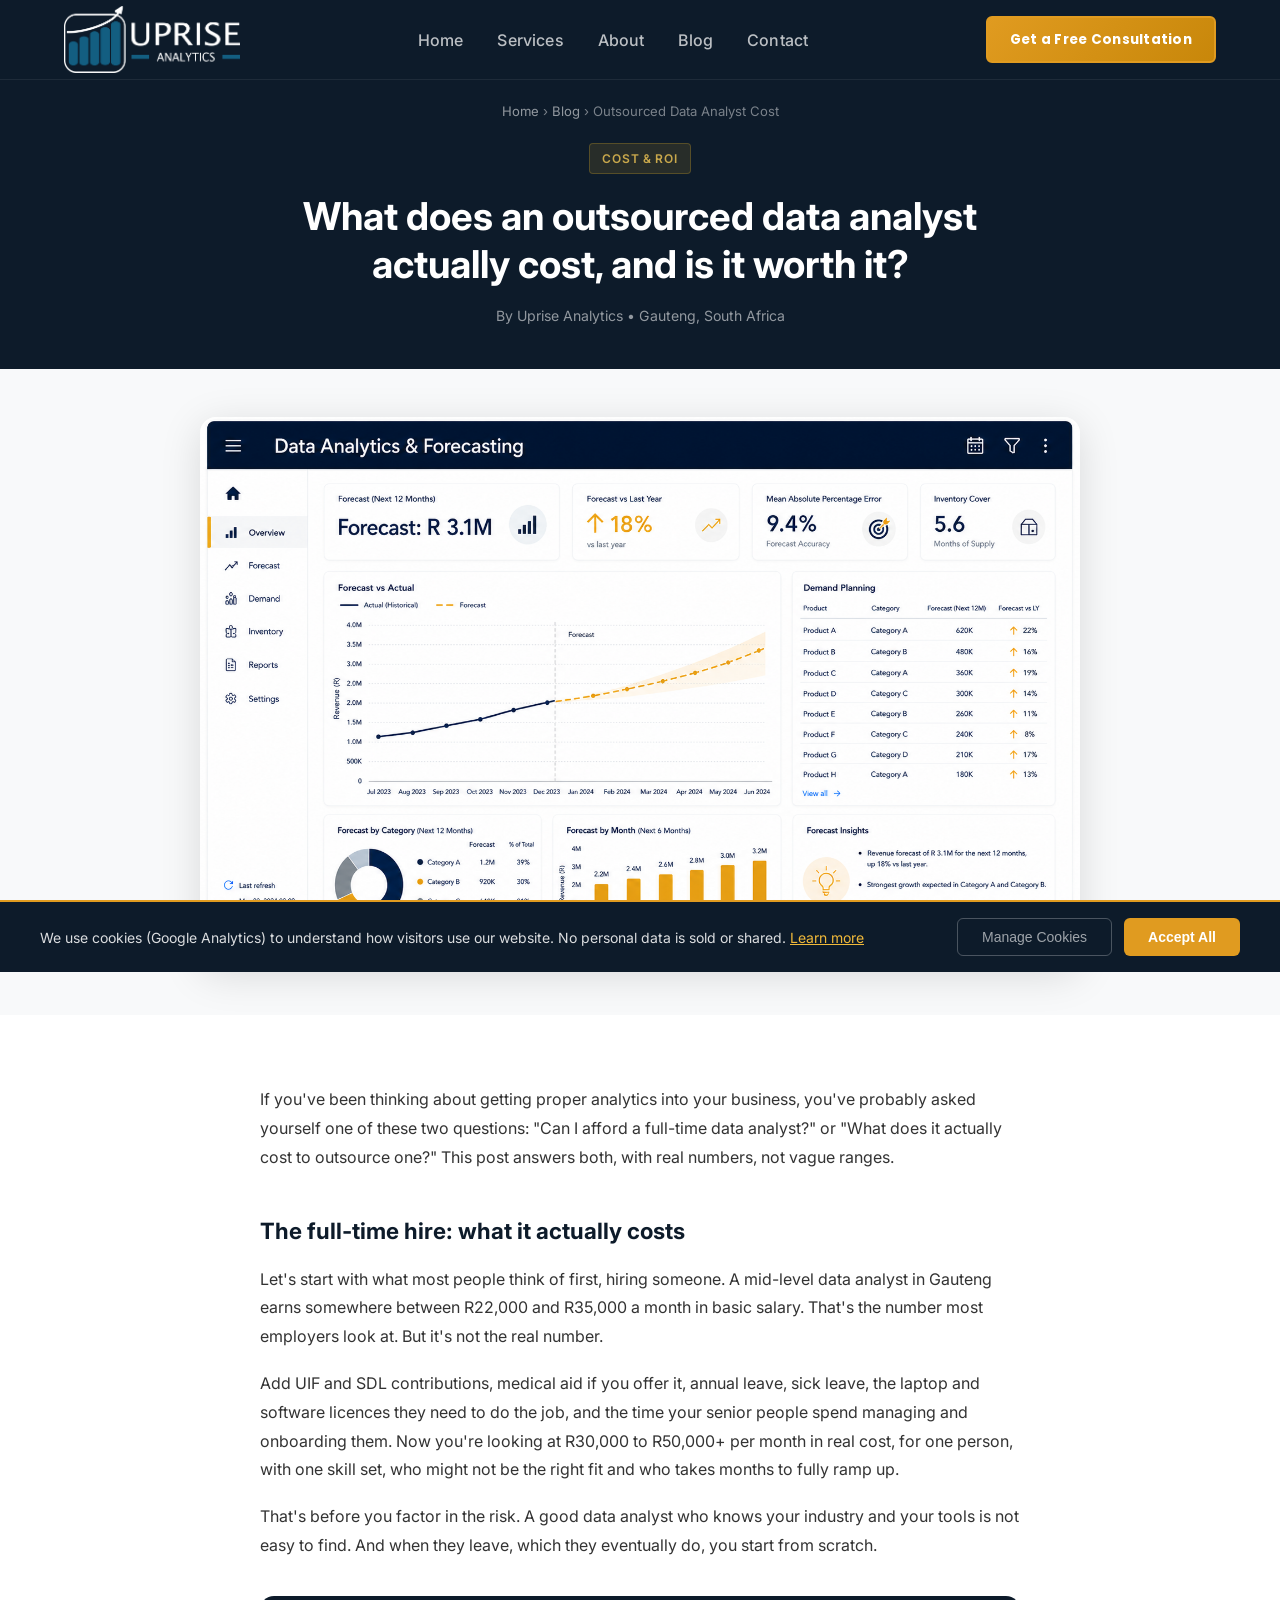
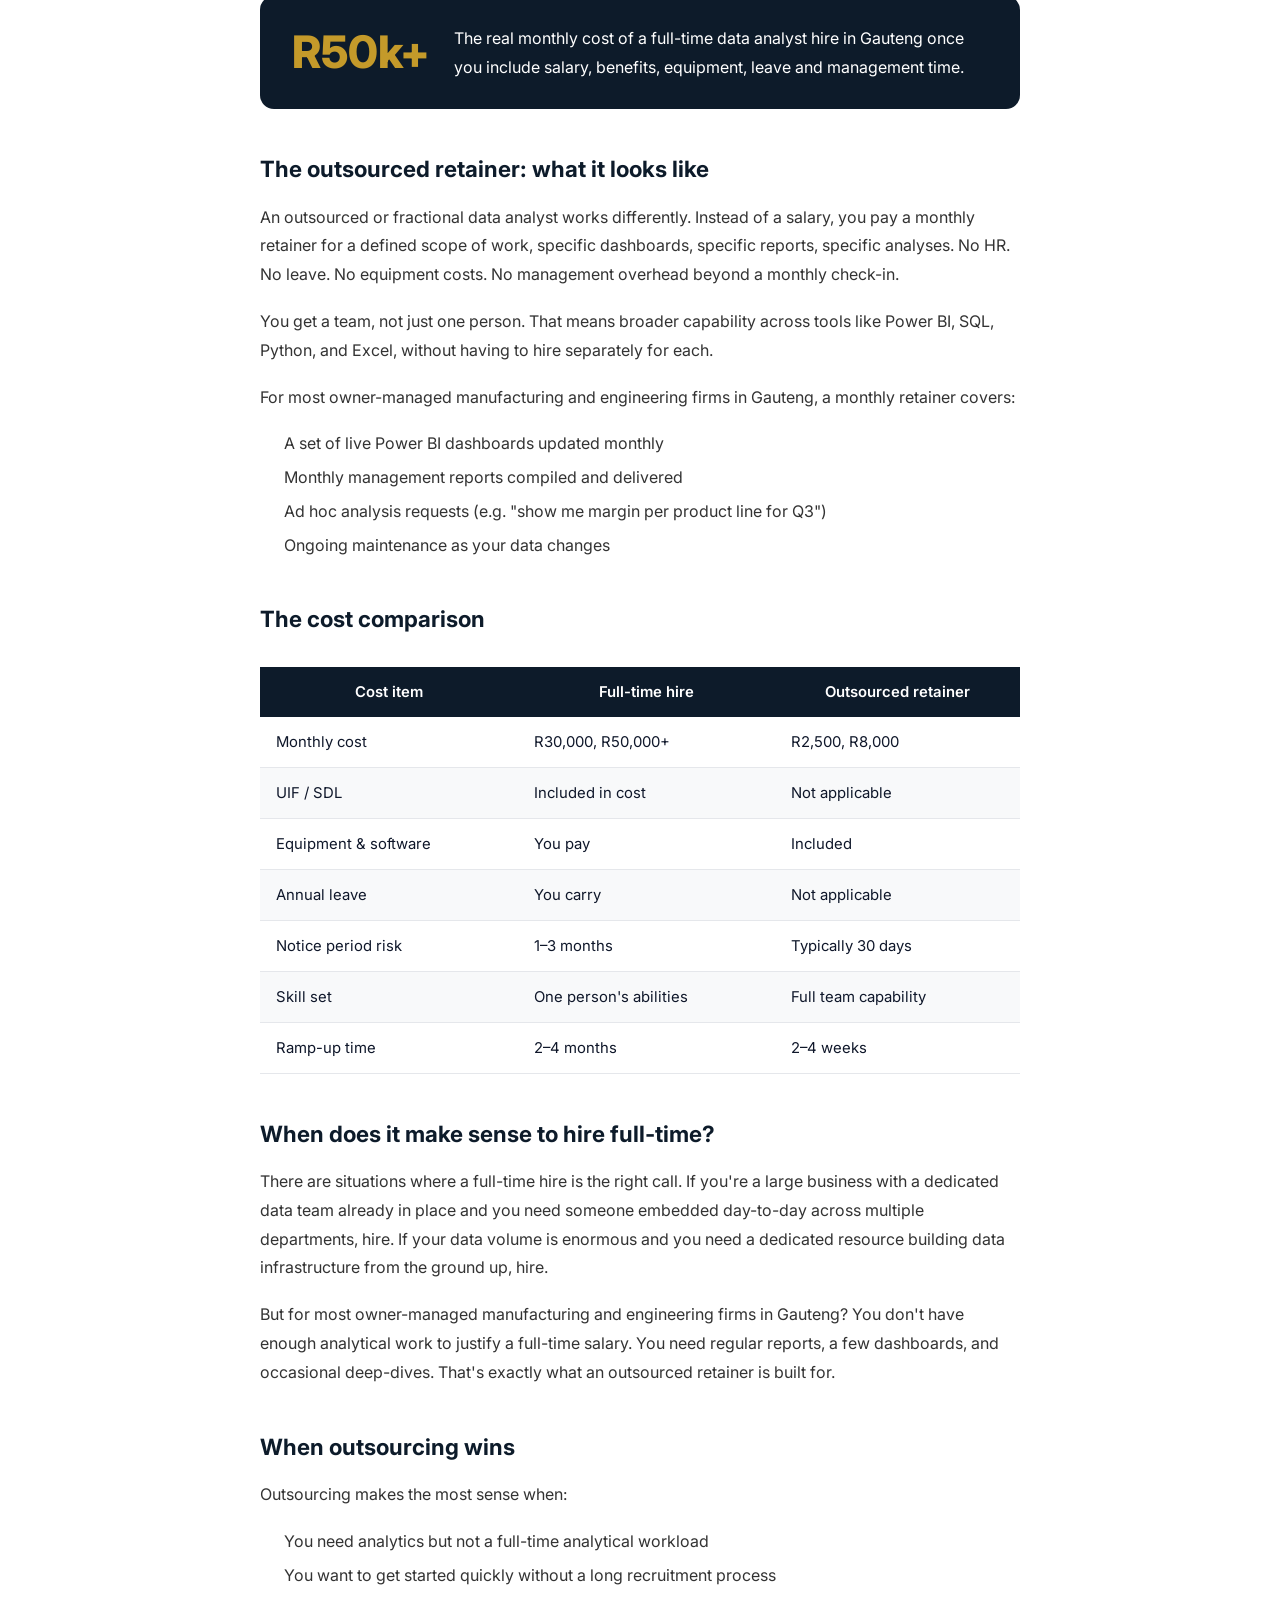
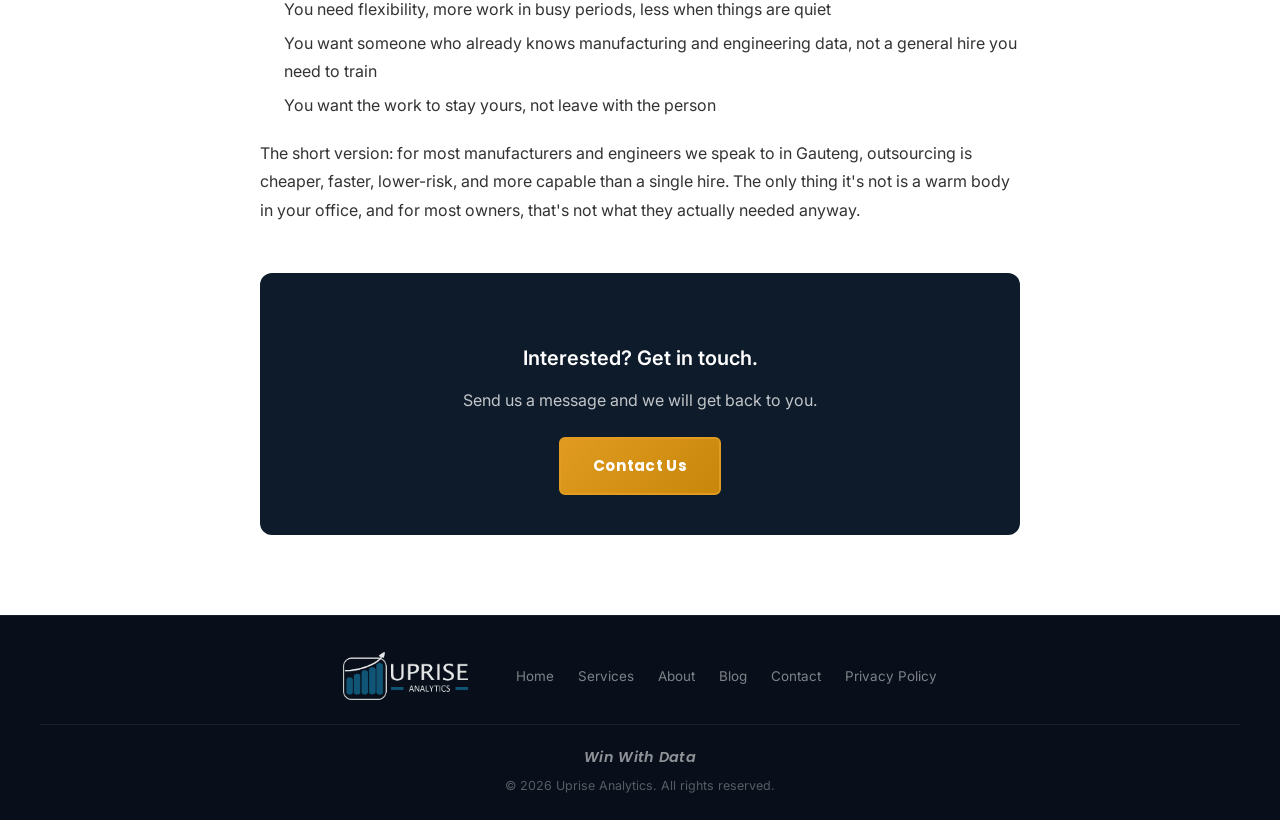
<file: blog/outsourced-data-analyst-cost-south-africa.html>
﻿<!DOCTYPE html>
<html lang="en">
<head>
    <script>if (localStorage.getItem('analyticsConsent') === 'false') { window['ga-disable-G-B9ZDE1XXMC'] = true; }</script>
    <script async src="https://www.googletagmanager.com/gtag/js?id=G-B9ZDE1XXMC"></script>
    <script>
      window.dataLayer = window.dataLayer || [];
      function gtag(){dataLayer.push(arguments);}
      gtag('js', new Date());
      gtag('config', 'G-B9ZDE1XXMC');
    </script>
    <meta charset="UTF-8">
    <meta name="viewport" content="width=device-width, initial-scale=1.0">
    <meta name="description" content="Full-time data analyst vs outsourced retainer — what are the real costs? We break it down for Gauteng manufacturing and engineering owners.">
    <meta name="robots" content="index, follow">
    <title>What Does an Outsourced Data Analyst Cost in South Africa? | Uprise Analytics</title>
    <link rel="icon" type="image/png" href="../Images/favcon.png">
    <link rel="canonical" href="https://www.upriseanalytics.co.za/blog/outsourced-data-analyst-cost-south-africa.html">
    <meta property="og:type" content="article">
    <meta property="og:url" content="https://www.upriseanalytics.co.za/blog/outsourced-data-analyst-cost-south-africa.html">
    <meta property="og:title" content="What Does an Outsourced Data Analyst Cost in South Africa?">
    <meta property="og:description" content="Full-time data analyst vs outsourced retainer — what are the real costs? We break it down for Gauteng manufacturing and engineering owners.">
    <meta property="og:image" content="https://www.upriseanalytics.co.za/Images/logo-dark.png">
    <meta property="og:site_name" content="Uprise Analytics">
    <link rel="preconnect" href="https://fonts.googleapis.com">
    <link rel="preconnect" href="https://fonts.gstatic.com" crossorigin>
    <link href="https://fonts.googleapis.com/css2?family=Poppins:wght@300;400;500;600;700;800&family=Inter:wght@300;400;500;600&display=swap" rel="stylesheet">
    <link rel="stylesheet" href="../css/styles.css">
    <style>
        .post-hero { background: #0D1B2A; color: white; padding: 100px 0 40px; }
        .post-hero-inner { max-width: 760px; margin: 0 auto; text-align: center; }
        .post-tag { display: inline-block; background: rgba(196,154,42,0.15); color: #C9A84C; border: 1px solid rgba(196,154,42,0.3); border-radius: 4px; padding: 4px 12px; font-size: 0.75rem; font-weight: 600; letter-spacing: 0.06em; text-transform: uppercase; margin-bottom: 18px; }
        .post-hero h1 { font-size: clamp(1.6rem, 3.5vw, 2.4rem); font-weight: 700; line-height: 1.25; color: white; margin-bottom: 16px; }
        .post-hero .post-meta { color: rgba(255,255,255,0.55); font-size: 0.88rem; }
        .post-body { padding: 70px 0 80px; background: white; }
        .post-body-inner { max-width: 760px; margin: 0 auto; }
        .post-body h2 { font-size: 1.4rem; font-weight: 700; color: var(--color-navy, #0D1B2A); margin: 40px 0 14px; }
        .post-body h3 { font-size: 1.1rem; font-weight: 600; color: var(--color-navy, #0D1B2A); margin: 28px 0 10px; }
        .post-body p { font-size: 1rem; line-height: 1.8; color: #333; margin-bottom: 18px; }
        .post-body ul, .post-body ol { margin: 0 0 20px 24px; }
        .post-body li { font-size: 1rem; line-height: 1.75; color: #333; margin-bottom: 6px; }
        .post-table { width: 100%; border-collapse: collapse; margin: 28px 0; font-size: 0.93rem; }
        .post-table th { background: var(--color-navy, #0D1B2A); color: white; padding: 12px 16px; text-align: center; font-weight: 600; }
        .post-table td { padding: 12px 16px; border-bottom: 1px solid #e5e7eb; }
        .post-table tr:nth-child(even) td { background: #f8f9fa; }
        .post-cta-box { background: var(--color-navy, #0D1B2A); color: white; border-radius: 12px; padding: 40px 36px; margin-top: 48px; text-align: center; }
        .post-cta-box h3 { color: white; font-size: 1.25rem; margin-bottom: 10px; }
        .post-cta-box p { color: rgba(255,255,255,0.75); margin-bottom: 22px; }
        .breadcrumb { font-size: 0.82rem; color: rgba(255,255,255,0.45); margin-bottom: 20px; }
        .breadcrumb a { color: rgba(255,255,255,0.55); text-decoration: none; }
        .breadcrumb a:hover { color: white; }

        /* Featured image */
        .post-featured-image { background: #f8f9fa; padding: 48px 0; }
        .post-featured-image img { width: 100%; max-width: 880px; display: block; margin: 0 auto; border-radius: 16px; box-shadow: 0 8px 40px rgba(0,0,0,0.13); }

        /* Highlight / pull quote box */
        .post-highlight { background: linear-gradient(135deg, #EEF4FB, #e3edf8); border-left: 4px solid #C49A2A; border-radius: 8px; padding: 22px 28px; margin: 32px 0; font-size: 1.05rem; font-weight: 500; color: #0D1B2A; font-style: italic; }

        /* Stat callout */
        .post-stat { display: flex; align-items: center; gap: 24px; background: #0D1B2A; border-radius: 14px; padding: 28px 32px; margin: 36px 0; }
        .post-stat-number { font-size: 2.8rem; font-weight: 800; color: #C49A2A; line-height: 1; white-space: nowrap; flex-shrink: 0; }
        .post-stat-text { font-size: 1rem; line-height: 1.6; color: white !important; margin: 0 !important; }
        @media (max-width: 640px) {
            .post-stat { flex-direction: column; align-items: flex-start; gap: 10px; padding: 22px 20px; }
            .post-stat-number { font-size: 2.2rem; }
            .post-highlight { padding: 18px 20px; font-size: 0.97rem; }
            .post-featured-image { padding: 28px 0; }
            .post-featured-image img { border-radius: 10px; }
        }    </style>
</head>
<body>

    <nav class="navbar" id="navbar">
        <div class="container nav-container">
            <a href="/" class="nav-logo">
                <img src="../Images/logo-white.png" alt="Uprise Analytics" class="nav-logo-img nav-logo-white">
                <img src="../Images/logo-dark.png"  alt="Uprise Analytics" class="nav-logo-img nav-logo-dark">
            </a>
            <ul class="nav-links" id="navLinks">
                <li><a href="/" class="nav-link">Home</a></li>
                <li><a href="/#services" class="nav-link">Services</a></li>
                <li><a href="/#about" class="nav-link">About</a></li>
                <li><a href="/blog/" class="nav-link">Blog</a></li>
                <li><a href="/#contact" class="nav-link">Contact</a></li>
                <li class="nav-mobile-cta"><a href="/#contact" class="btn btn-accent">Get a Free Consultation</a></li>
            </ul>
            <a href="/#contact" class="btn btn-accent nav-cta">Get a Free Consultation</a>
            <button class="hamburger" id="hamburger" aria-label="Toggle navigation menu">
                <span></span>
                <span></span>
                <span></span>
            </button>
        </div>
    </nav>

    <section class="post-hero">
        <div class="container">
            <div class="post-hero-inner">
                <p class="breadcrumb"><a href="/">Home</a> &rsaquo; <a href="/blog/">Blog</a> &rsaquo; Outsourced Data Analyst Cost</p>
                <span class="post-tag">Cost &amp; ROI</span>
                <h1>What does an outsourced data analyst actually cost, and is it worth it?</h1>
                <p class="post-meta">By Uprise Analytics &bull; Gauteng, South Africa</p>
            </div>
        </div>
    </section>

    
    <div class="post-featured-image">
        <div class="container">
            <img src="../Images/data analytics and forecasting.png" alt="Data analytics and forecasting dashboard" loading="lazy">
        </div>
    </div>
<section class="post-body">
        <div class="container">
            <div class="post-body-inner">

                <p>If you've been thinking about getting proper analytics into your business, you've probably asked yourself one of these two questions: "Can I afford a full-time data analyst?" or "What does it actually cost to outsource one?" This post answers both, with real numbers, not vague ranges.</p>

                <h2>The full-time hire: what it actually costs</h2>

                <p>Let's start with what most people think of first, hiring someone. A mid-level data analyst in Gauteng earns somewhere between R22,000 and R35,000 a month in basic salary. That's the number most employers look at. But it's not the real number.</p>

                <p>Add UIF and SDL contributions, medical aid if you offer it, annual leave, sick leave, the laptop and software licences they need to do the job, and the time your senior people spend managing and onboarding them. Now you're looking at R30,000 to R50,000+ per month in real cost, for one person, with one skill set, who might not be the right fit and who takes months to fully ramp up.</p>

                <p>That's before you factor in the risk. A good data analyst who knows your industry and your tools is not easy to find. And when they leave, which they eventually do, you start from scratch.</p>

                <div class="post-stat"><span class="post-stat-number">R50k+</span><p class="post-stat-text">The real monthly cost of a full-time data analyst hire in Gauteng once you include salary, benefits, equipment, leave and management time.</p></div>

                <h2>The outsourced retainer: what it looks like</h2>

                <p>An outsourced or fractional data analyst works differently. Instead of a salary, you pay a monthly retainer for a defined scope of work, specific dashboards, specific reports, specific analyses. No HR. No leave. No equipment costs. No management overhead beyond a monthly check-in.</p>

                <p>You get a team, not just one person. That means broader capability across tools like Power BI, SQL, Python, and Excel, without having to hire separately for each.</p>

                <p>For most owner-managed manufacturing and engineering firms in Gauteng, a monthly retainer covers:</p>
                <ul>
                    <li>A set of live Power BI dashboards updated monthly</li>
                    <li>Monthly management reports compiled and delivered</li>
                    <li>Ad hoc analysis requests (e.g. "show me margin per product line for Q3")</li>
                    <li>Ongoing maintenance as your data changes</li>
                </ul>

                <h2>The cost comparison</h2>

                <table class="post-table">
                    <thead>
                        <tr>
                            <th>Cost item</th>
                            <th>Full-time hire</th>
                            <th>Outsourced retainer</th>
                        </tr>
                    </thead>
                    <tbody>
                        <tr><td>Monthly cost</td><td>R30,000, R50,000+</td><td>R2,500, R8,000</td></tr>
                        <tr><td>UIF / SDL</td><td>Included in cost</td><td>Not applicable</td></tr>
                        <tr><td>Equipment &amp; software</td><td>You pay</td><td>Included</td></tr>
                        <tr><td>Annual leave</td><td>You carry</td><td>Not applicable</td></tr>
                        <tr><td>Notice period risk</td><td>1&ndash;3 months</td><td>Typically 30 days</td></tr>
                        <tr><td>Skill set</td><td>One person's abilities</td><td>Full team capability</td></tr>
                        <tr><td>Ramp-up time</td><td>2&ndash;4 months</td><td>2&ndash;4 weeks</td></tr>
                    </tbody>
                </table>

                <h2>When does it make sense to hire full-time?</h2>

                <p>There are situations where a full-time hire is the right call. If you're a large business with a dedicated data team already in place and you need someone embedded day-to-day across multiple departments, hire. If your data volume is enormous and you need a dedicated resource building data infrastructure from the ground up, hire.</p>

                <p>But for most owner-managed manufacturing and engineering firms in Gauteng? You don't have enough analytical work to justify a full-time salary. You need regular reports, a few dashboards, and occasional deep-dives. That's exactly what an outsourced retainer is built for.</p>

                <h2>When outsourcing wins</h2>

                <p>Outsourcing makes the most sense when:</p>
                <ul>
                    <li>You need analytics but not a full-time analytical workload</li>
                    <li>You want to get started quickly without a long recruitment process</li>
                    <li>You need flexibility, more work in busy periods, less when things are quiet</li>
                    <li>You want someone who already knows manufacturing and engineering data, not a general hire you need to train</li>
                    <li>You want the work to stay yours, not leave with the person</li>
                </ul>

                <p>The short version: for most manufacturers and engineers we speak to in Gauteng, outsourcing is cheaper, faster, lower-risk, and more capable than a single hire. The only thing it's not is a warm body in your office, and for most owners, that's not what they actually needed anyway.</p>

                <div class="post-cta-box"><h3>Interested? Get in touch.</h3><p>Send us a message and we will get back to you.</p><a href="/#contact" class="btn btn-accent">Contact Us</a></div>

            </div>
        </div>
    </section>

    <footer class="footer">
        <div class="container footer-top">
            <a href="/" class="nav-logo footer-logo">
                <img src="../Images/logo-white.png" alt="Uprise Analytics" class="footer-logo-img">
            </a>
            <nav class="footer-nav" aria-label="Footer navigation">
                <a href="/">Home</a>
                <a href="/#services">Services</a>
                <a href="/#about">About</a>
                <a href="/blog/">Blog</a>
                <a href="/#contact">Contact</a>
                <a href="/privacy-policy.html">Privacy Policy</a>
            </nav>
        </div>
        <div class="container footer-bottom">
            <p class="footer-tagline"><em>Win With Data</em></p>
            <p class="footer-copy">&copy; 2026 Uprise Analytics. All rights reserved.</p>
        </div>
    </footer>

    <div id="cookieBanner" class="cookie-banner" role="dialog" aria-label="Cookie notice" aria-live="polite">
        <div class="cookie-banner__inner">
            <p class="cookie-banner__text">We use cookies (Google Analytics) to understand how visitors use our website. No personal data is sold or shared. <a href="/privacy-policy.html" style="color: var(--color-accent-light); text-decoration: underline;">Learn more</a></p>
            <div class="cookie-banner__actions">
                <button id="cookieManage" class="cookie-banner__decline">Manage Cookies</button>
                <button id="cookieAccept" class="cookie-banner__accept">Accept All</button>
            </div>
        </div>
    </div>
    <div id="cookieModal" class="cookie-modal" role="dialog" aria-modal="true" aria-label="Cookie settings">
        <div class="cookie-modal__overlay"></div>
        <div class="cookie-modal__box">
            <div class="cookie-modal__header"><h2>Cookie Settings</h2><button id="cookieModalClose" class="cookie-modal__close" aria-label="Close">&times;</button></div>
            <div class="cookie-modal__body">
                <div class="cookie-row"><div class="cookie-row__info"><strong>Essential Cookies</strong><p>Required for the website to work properly. These cannot be disabled.</p></div><label class="cookie-toggle"><input type="checkbox" checked disabled><span class="cookie-toggle__slider"></span></label></div>
                <div class="cookie-row"><div class="cookie-row__info"><strong>Analytics Cookies</strong><p>Google Analytics, helps us understand how visitors use our site.</p></div><label class="cookie-toggle"><input type="checkbox" id="analyticsToggle" checked><span class="cookie-toggle__slider"></span></label></div>
            </div>
            <div class="cookie-modal__footer"><button id="cookieSavePrefs" class="cookie-banner__accept">Save Preferences</button></div>
        </div>
    </div>

    <script src="../js/main.js"></script>
</body>
</html>
</file>
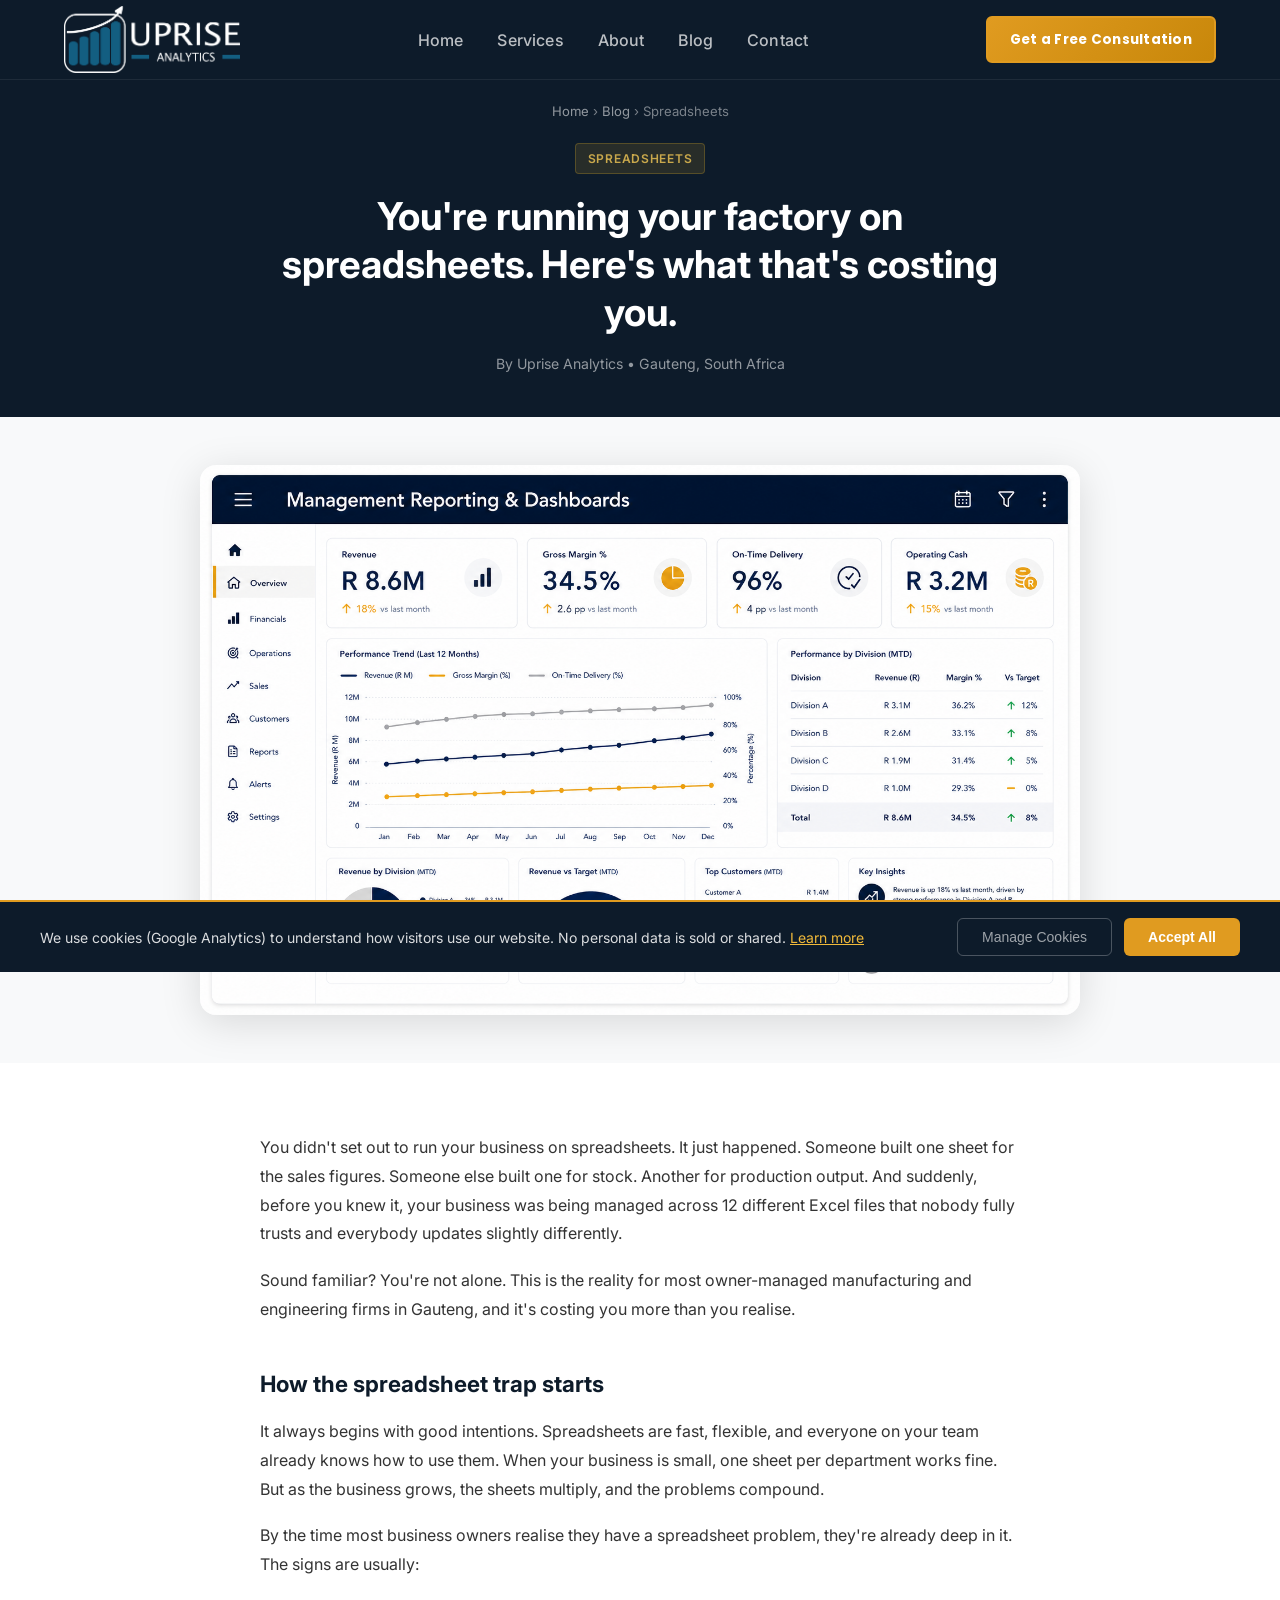
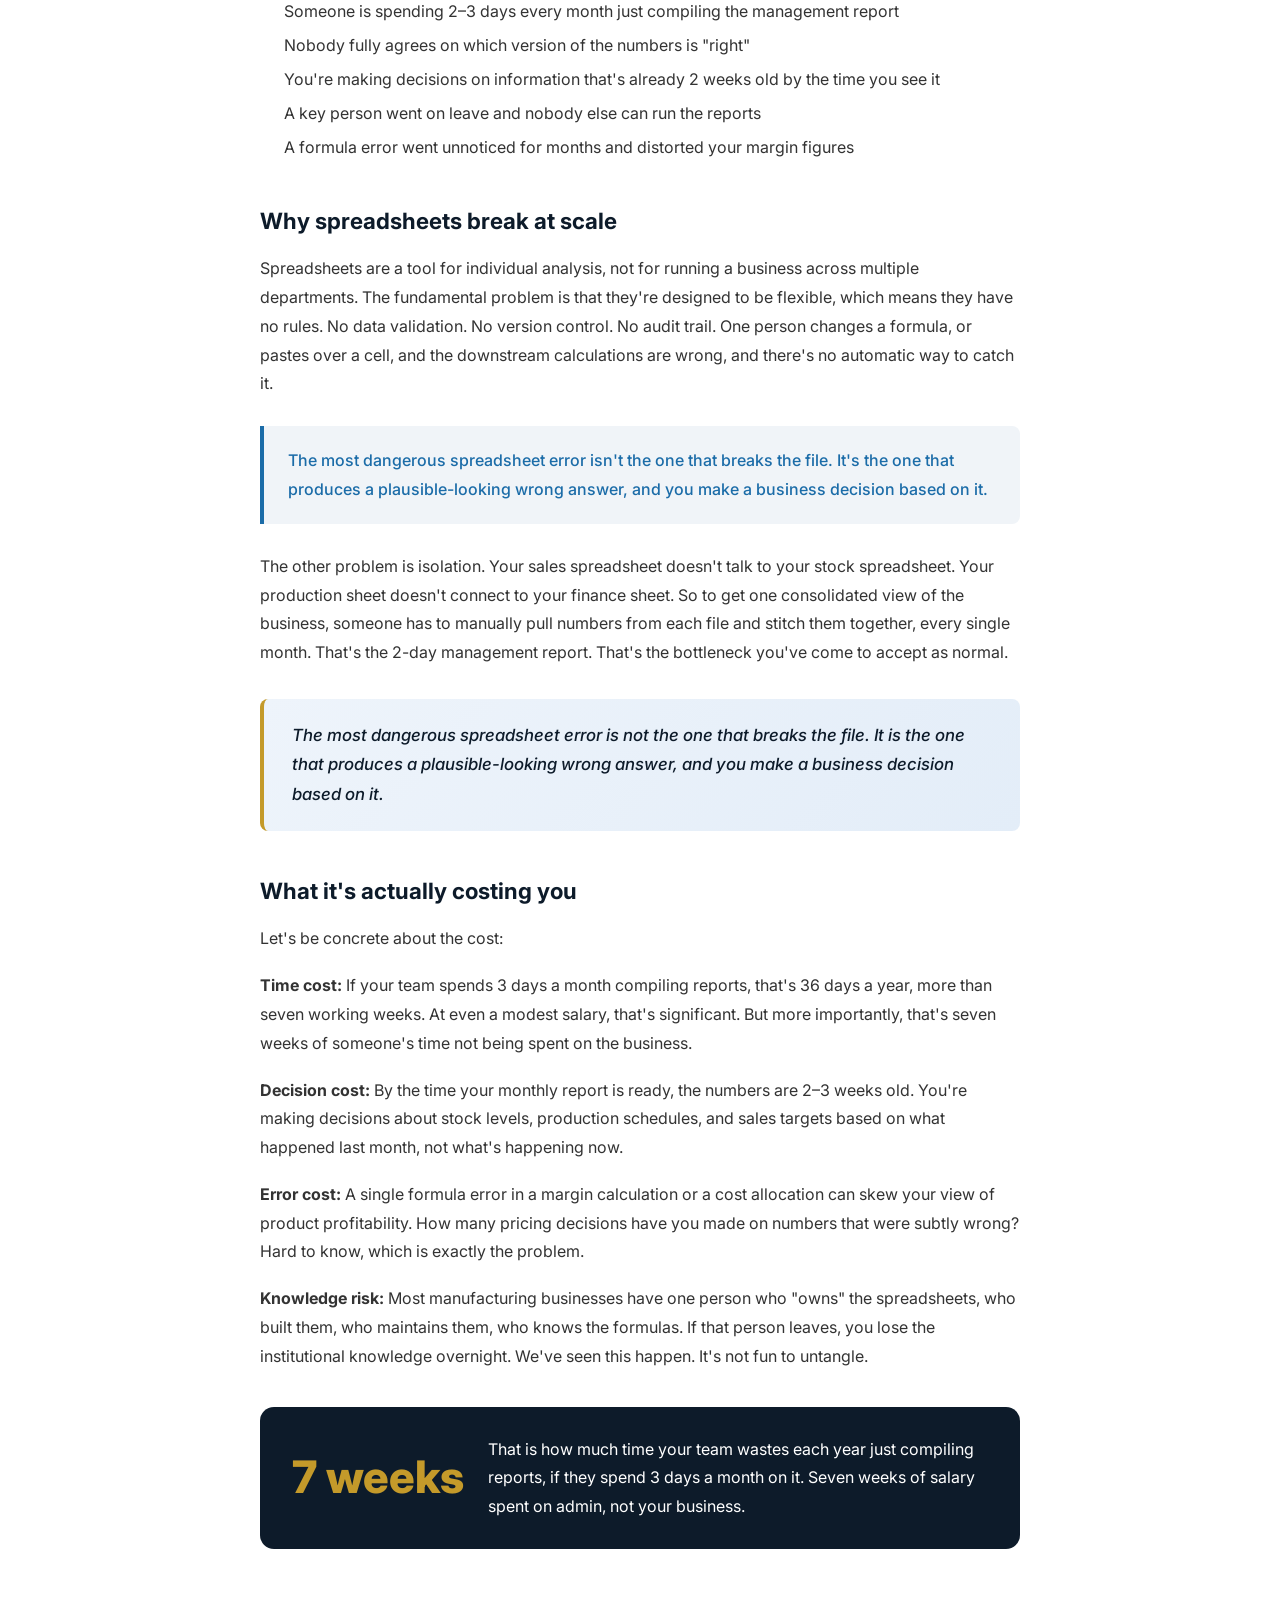
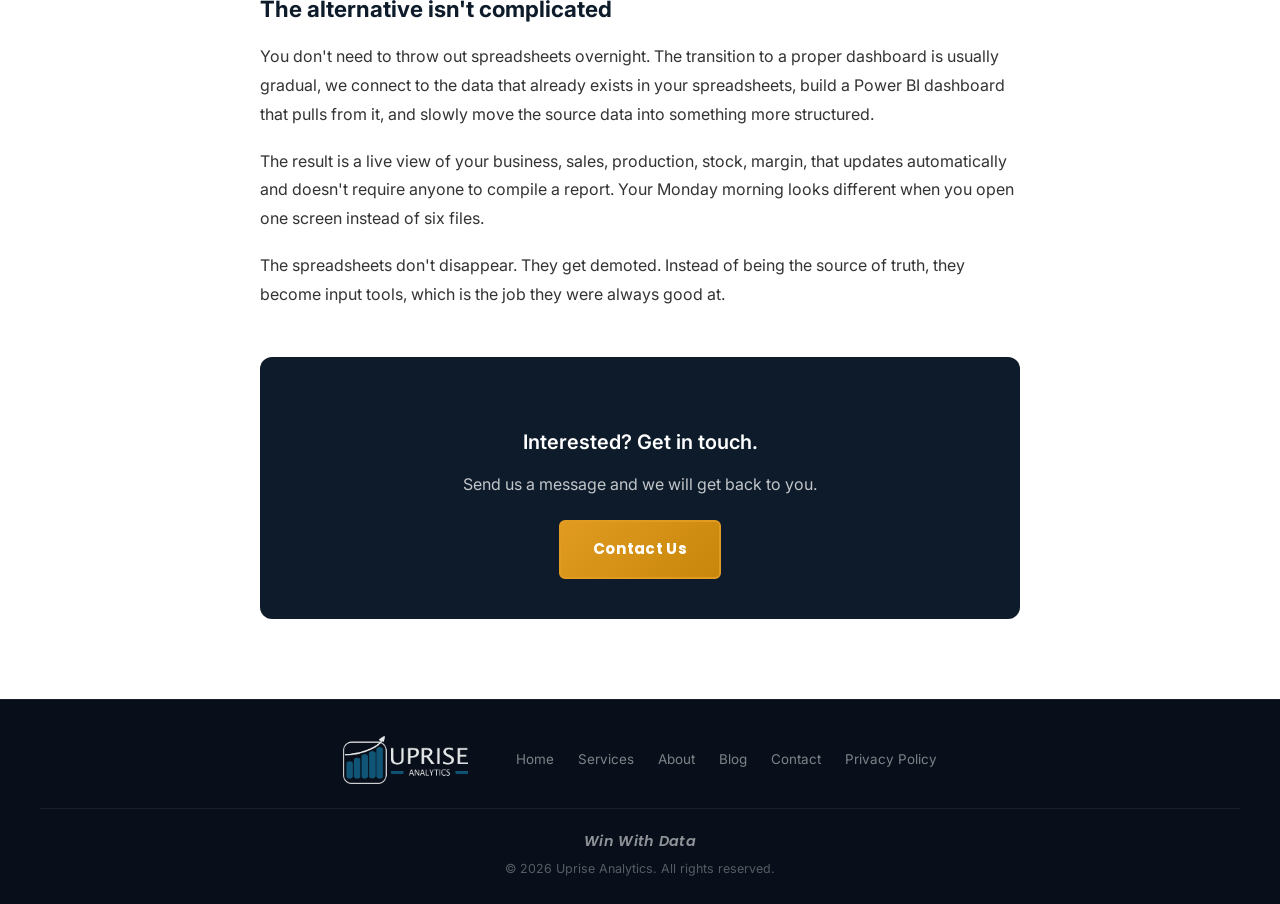
<file: blog/running-manufacturing-business-on-spreadsheets.html>
﻿<!DOCTYPE html>
<html lang="en">
<head>
    <script>if (localStorage.getItem('analyticsConsent') === 'false') { window['ga-disable-G-B9ZDE1XXMC'] = true; }</script>
    <script async src="https://www.googletagmanager.com/gtag/js?id=G-B9ZDE1XXMC"></script>
    <script>window.dataLayer=window.dataLayer||[];function gtag(){dataLayer.push(arguments);}gtag('js',new Date());gtag('config','G-B9ZDE1XXMC');</script>
    <meta charset="UTF-8">
    <meta name="viewport" content="width=device-width, initial-scale=1.0">
    <meta name="description" content="If your business runs on Excel spreadsheets, you're probably making decisions on wrong numbers. Here's what it's actually costing you — and what to do about it.">
    <meta name="robots" content="index, follow">
    <title>Running Your Manufacturing Business on Spreadsheets? Here's What It's Costing You | Uprise Analytics</title>
    <link rel="icon" type="image/png" href="../Images/favcon.png">
    <link rel="canonical" href="https://www.upriseanalytics.co.za/blog/running-manufacturing-business-on-spreadsheets.html">
    <meta property="og:type" content="article">
    <meta property="og:url" content="https://www.upriseanalytics.co.za/blog/running-manufacturing-business-on-spreadsheets.html">
    <meta property="og:title" content="Running Your Manufacturing Business on Spreadsheets? Here's What It's Costing You">
    <meta property="og:description" content="If your business runs on Excel spreadsheets, you're probably making decisions on wrong numbers. Here's what it's actually costing you.">
    <meta property="og:image" content="https://www.upriseanalytics.co.za/Images/logo-dark.png">
    <meta property="og:site_name" content="Uprise Analytics">
    <link rel="preconnect" href="https://fonts.googleapis.com">
    <link rel="preconnect" href="https://fonts.gstatic.com" crossorigin>
    <link href="https://fonts.googleapis.com/css2?family=Poppins:wght@300;400;500;600;700;800&family=Inter:wght@300;400;500;600&display=swap" rel="stylesheet">
    <link rel="stylesheet" href="../css/styles.css">
    <style>
        .post-hero { background: #0D1B2A; color: white; padding: 100px 0 40px; }
        .post-hero-inner { max-width: 760px; margin: 0 auto; text-align: center; }
        .post-tag { display: inline-block; background: rgba(196,154,42,0.15); color: #C9A84C; border: 1px solid rgba(196,154,42,0.3); border-radius: 4px; padding: 4px 12px; font-size: 0.75rem; font-weight: 600; letter-spacing: 0.06em; text-transform: uppercase; margin-bottom: 18px; }
        .post-hero h1 { font-size: clamp(1.6rem, 3.5vw, 2.4rem); font-weight: 700; line-height: 1.25; color: white; margin-bottom: 16px; }
        .post-hero .post-meta { color: rgba(255,255,255,0.55); font-size: 0.88rem; }
        .post-body { padding: 70px 0 80px; background: white; }
        .post-body-inner { max-width: 760px; margin: 0 auto; }
        .post-body h2 { font-size: 1.4rem; font-weight: 700; color: var(--color-navy, #0D1B2A); margin: 40px 0 14px; }
        .post-body h3 { font-size: 1.1rem; font-weight: 600; color: var(--color-navy, #0D1B2A); margin: 28px 0 10px; }
        .post-body p { font-size: 1rem; line-height: 1.8; color: #333; margin-bottom: 18px; }
        .post-body ul, .post-body ol { margin: 0 0 20px 24px; }
        .post-body li { font-size: 1rem; line-height: 1.75; color: #333; margin-bottom: 6px; }
        .post-cta-box { background: var(--color-navy, #0D1B2A); color: white; border-radius: 12px; padding: 40px 36px; margin-top: 48px; text-align: center; }
        .post-cta-box h3 { color: white; font-size: 1.25rem; margin-bottom: 10px; }
        .post-cta-box p { color: rgba(255,255,255,0.75); margin-bottom: 22px; }
        .breadcrumb { font-size: 0.82rem; color: rgba(255,255,255,0.45); margin-bottom: 20px; }
        .breadcrumb a { color: rgba(255,255,255,0.55); text-decoration: none; }
        .breadcrumb a:hover { color: white; }
        .highlight-box { background: #f0f4f8; border-left: 4px solid #1B6CA8; border-radius: 0 8px 8px 0; padding: 20px 24px; margin: 28px 0; }
        .highlight-box p { margin: 0; color: #1B6CA8; font-weight: 500; }

        /* Featured image */
        .post-featured-image { background: #f8f9fa; padding: 48px 0; }
        .post-featured-image img { width: 100%; max-width: 880px; display: block; margin: 0 auto; border-radius: 16px; box-shadow: 0 8px 40px rgba(0,0,0,0.13); }

        /* Highlight / pull quote box */
        .post-highlight { background: linear-gradient(135deg, #EEF4FB, #e3edf8); border-left: 4px solid #C49A2A; border-radius: 8px; padding: 22px 28px; margin: 32px 0; font-size: 1.05rem; font-weight: 500; color: #0D1B2A; font-style: italic; }

        /* Stat callout */
        .post-stat { display: flex; align-items: center; gap: 24px; background: #0D1B2A; border-radius: 14px; padding: 28px 32px; margin: 36px 0; }
        .post-stat-number { font-size: 2.8rem; font-weight: 800; color: #C49A2A; line-height: 1; white-space: nowrap; flex-shrink: 0; }
        .post-stat-text { font-size: 1rem; line-height: 1.6; color: white !important; margin: 0 !important; }
        @media (max-width: 640px) {
            .post-stat { flex-direction: column; align-items: flex-start; gap: 10px; padding: 22px 20px; }
            .post-stat-number { font-size: 2.2rem; }
            .post-highlight { padding: 18px 20px; font-size: 0.97rem; }
            .post-featured-image { padding: 28px 0; }
            .post-featured-image img { border-radius: 10px; }
        }    </style>
</head>
<body>

    <nav class="navbar" id="navbar">
        <div class="container nav-container">
            <a href="/" class="nav-logo">
                <img src="../Images/logo-white.png" alt="Uprise Analytics" class="nav-logo-img nav-logo-white">
                <img src="../Images/logo-dark.png"  alt="Uprise Analytics" class="nav-logo-img nav-logo-dark">
            </a>
            <ul class="nav-links" id="navLinks">
                <li><a href="/" class="nav-link">Home</a></li>
                <li><a href="/#services" class="nav-link">Services</a></li>
                <li><a href="/#about" class="nav-link">About</a></li>
                <li><a href="/blog/" class="nav-link">Blog</a></li>
                <li><a href="/#contact" class="nav-link">Contact</a></li>
                <li class="nav-mobile-cta"><a href="/#contact" class="btn btn-accent">Get a Free Consultation</a></li>
            </ul>
            <a href="/#contact" class="btn btn-accent nav-cta">Get a Free Consultation</a>
            <button class="hamburger" id="hamburger" aria-label="Toggle navigation menu">
                <span></span>
                <span></span>
                <span></span>
            </button>
        </div>
    </nav>

    <section class="post-hero">
        <div class="container">
            <div class="post-hero-inner">
                <p class="breadcrumb"><a href="/">Home</a> &rsaquo; <a href="/blog/">Blog</a> &rsaquo; Spreadsheets</p>
                <span class="post-tag">Spreadsheets</span>
                <h1>You're running your factory on spreadsheets. Here's what that's costing you.</h1>
                <p class="post-meta">By Uprise Analytics &bull; Gauteng, South Africa</p>
            </div>
        </div>
    </section>

    
    <div class="post-featured-image">
        <div class="container">
            <img src="../Images/manage_reporting_and_dashboards.png" alt="Management reporting dashboard" loading="lazy">
        </div>
    </div>
<section class="post-body">
        <div class="container">
            <div class="post-body-inner">

                <p>You didn't set out to run your business on spreadsheets. It just happened. Someone built one sheet for the sales figures. Someone else built one for stock. Another for production output. And suddenly, before you knew it, your business was being managed across 12 different Excel files that nobody fully trusts and everybody updates slightly differently.</p>

                <p>Sound familiar? You're not alone. This is the reality for most owner-managed manufacturing and engineering firms in Gauteng, and it's costing you more than you realise.</p>

                <h2>How the spreadsheet trap starts</h2>

                <p>It always begins with good intentions. Spreadsheets are fast, flexible, and everyone on your team already knows how to use them. When your business is small, one sheet per department works fine. But as the business grows, the sheets multiply, and the problems compound.</p>

                <p>By the time most business owners realise they have a spreadsheet problem, they're already deep in it. The signs are usually:</p>
                <ul>
                    <li>Someone is spending 2&ndash;3 days every month just compiling the management report</li>
                    <li>Nobody fully agrees on which version of the numbers is "right"</li>
                    <li>You're making decisions on information that's already 2 weeks old by the time you see it</li>
                    <li>A key person went on leave and nobody else can run the reports</li>
                    <li>A formula error went unnoticed for months and distorted your margin figures</li>
                </ul>

                <h2>Why spreadsheets break at scale</h2>

                <p>Spreadsheets are a tool for individual analysis, not for running a business across multiple departments. The fundamental problem is that they're designed to be flexible, which means they have no rules. No data validation. No version control. No audit trail. One person changes a formula, or pastes over a cell, and the downstream calculations are wrong, and there's no automatic way to catch it.</p>

                <div class="highlight-box">
                    <p>The most dangerous spreadsheet error isn't the one that breaks the file. It's the one that produces a plausible-looking wrong answer, and you make a business decision based on it.</p>
                </div>

                <p>The other problem is isolation. Your sales spreadsheet doesn't talk to your stock spreadsheet. Your production sheet doesn't connect to your finance sheet. So to get one consolidated view of the business, someone has to manually pull numbers from each file and stitch them together, every single month. That's the 2-day management report. That's the bottleneck you've come to accept as normal.</p>

                <div class="post-highlight">The most dangerous spreadsheet error is not the one that breaks the file. It is the one that produces a plausible-looking wrong answer, and you make a business decision based on it.</div>

                <h2>What it's actually costing you</h2>

                <p>Let's be concrete about the cost:</p>

                <p><strong>Time cost:</strong> If your team spends 3 days a month compiling reports, that's 36 days a year, more than seven working weeks. At even a modest salary, that's significant. But more importantly, that's seven weeks of someone's time not being spent on the business.</p>

                <p><strong>Decision cost:</strong> By the time your monthly report is ready, the numbers are 2&ndash;3 weeks old. You're making decisions about stock levels, production schedules, and sales targets based on what happened last month, not what's happening now.</p>

                <p><strong>Error cost:</strong> A single formula error in a margin calculation or a cost allocation can skew your view of product profitability. How many pricing decisions have you made on numbers that were subtly wrong? Hard to know, which is exactly the problem.</p>

                <p><strong>Knowledge risk:</strong> Most manufacturing businesses have one person who "owns" the spreadsheets, who built them, who maintains them, who knows the formulas. If that person leaves, you lose the institutional knowledge overnight. We've seen this happen. It's not fun to untangle.</p>

                <div class="post-stat"><span class="post-stat-number">7 weeks</span><p class="post-stat-text">That is how much time your team wastes each year just compiling reports, if they spend 3 days a month on it. Seven weeks of salary spent on admin, not your business.</p></div>

                <h2>The alternative isn't complicated</h2>

                <p>You don't need to throw out spreadsheets overnight. The transition to a proper dashboard is usually gradual, we connect to the data that already exists in your spreadsheets, build a Power BI dashboard that pulls from it, and slowly move the source data into something more structured.</p>

                <p>The result is a live view of your business, sales, production, stock, margin, that updates automatically and doesn't require anyone to compile a report. Your Monday morning looks different when you open one screen instead of six files.</p>

                <p>The spreadsheets don't disappear. They get demoted. Instead of being the source of truth, they become input tools, which is the job they were always good at.</p>

                <div class="post-cta-box"><h3>Interested? Get in touch.</h3><p>Send us a message and we will get back to you.</p><a href="/#contact" class="btn btn-accent">Contact Us</a></div>

            </div>
        </div>
    </section>

    <footer class="footer">
        <div class="container footer-top">
            <a href="/" class="nav-logo footer-logo">
                <img src="../Images/logo-white.png" alt="Uprise Analytics" class="footer-logo-img">
            </a>
            <nav class="footer-nav" aria-label="Footer navigation">
                <a href="/">Home</a>
                <a href="/#services">Services</a>
                <a href="/#about">About</a>
                <a href="/blog/">Blog</a>
                <a href="/#contact">Contact</a>
                <a href="/privacy-policy.html">Privacy Policy</a>
            </nav>
        </div>
        <div class="container footer-bottom">
            <p class="footer-tagline"><em>Win With Data</em></p>
            <p class="footer-copy">&copy; 2026 Uprise Analytics. All rights reserved.</p>
        </div>
    </footer>

    <div id="cookieBanner" class="cookie-banner" role="dialog" aria-label="Cookie notice" aria-live="polite">
        <div class="cookie-banner__inner">
            <p class="cookie-banner__text">We use cookies (Google Analytics) to understand how visitors use our website. No personal data is sold or shared. <a href="/privacy-policy.html" style="color: var(--color-accent-light); text-decoration: underline;">Learn more</a></p>
            <div class="cookie-banner__actions"><button id="cookieManage" class="cookie-banner__decline">Manage Cookies</button><button id="cookieAccept" class="cookie-banner__accept">Accept All</button></div>
        </div>
    </div>
    <div id="cookieModal" class="cookie-modal" role="dialog" aria-modal="true" aria-label="Cookie settings">
        <div class="cookie-modal__overlay"></div>
        <div class="cookie-modal__box">
            <div class="cookie-modal__header"><h2>Cookie Settings</h2><button id="cookieModalClose" class="cookie-modal__close" aria-label="Close">&times;</button></div>
            <div class="cookie-modal__body">
                <div class="cookie-row"><div class="cookie-row__info"><strong>Essential Cookies</strong><p>Required for the website to work properly.</p></div><label class="cookie-toggle"><input type="checkbox" checked disabled><span class="cookie-toggle__slider"></span></label></div>
                <div class="cookie-row"><div class="cookie-row__info"><strong>Analytics Cookies</strong><p>Google Analytics, helps us understand how visitors use our site.</p></div><label class="cookie-toggle"><input type="checkbox" id="analyticsToggle" checked><span class="cookie-toggle__slider"></span></label></div>
            </div>
            <div class="cookie-modal__footer"><button id="cookieSavePrefs" class="cookie-banner__accept">Save Preferences</button></div>
        </div>
    </div>
    <script src="../js/main.js"></script>
</body>
</html>
</file>
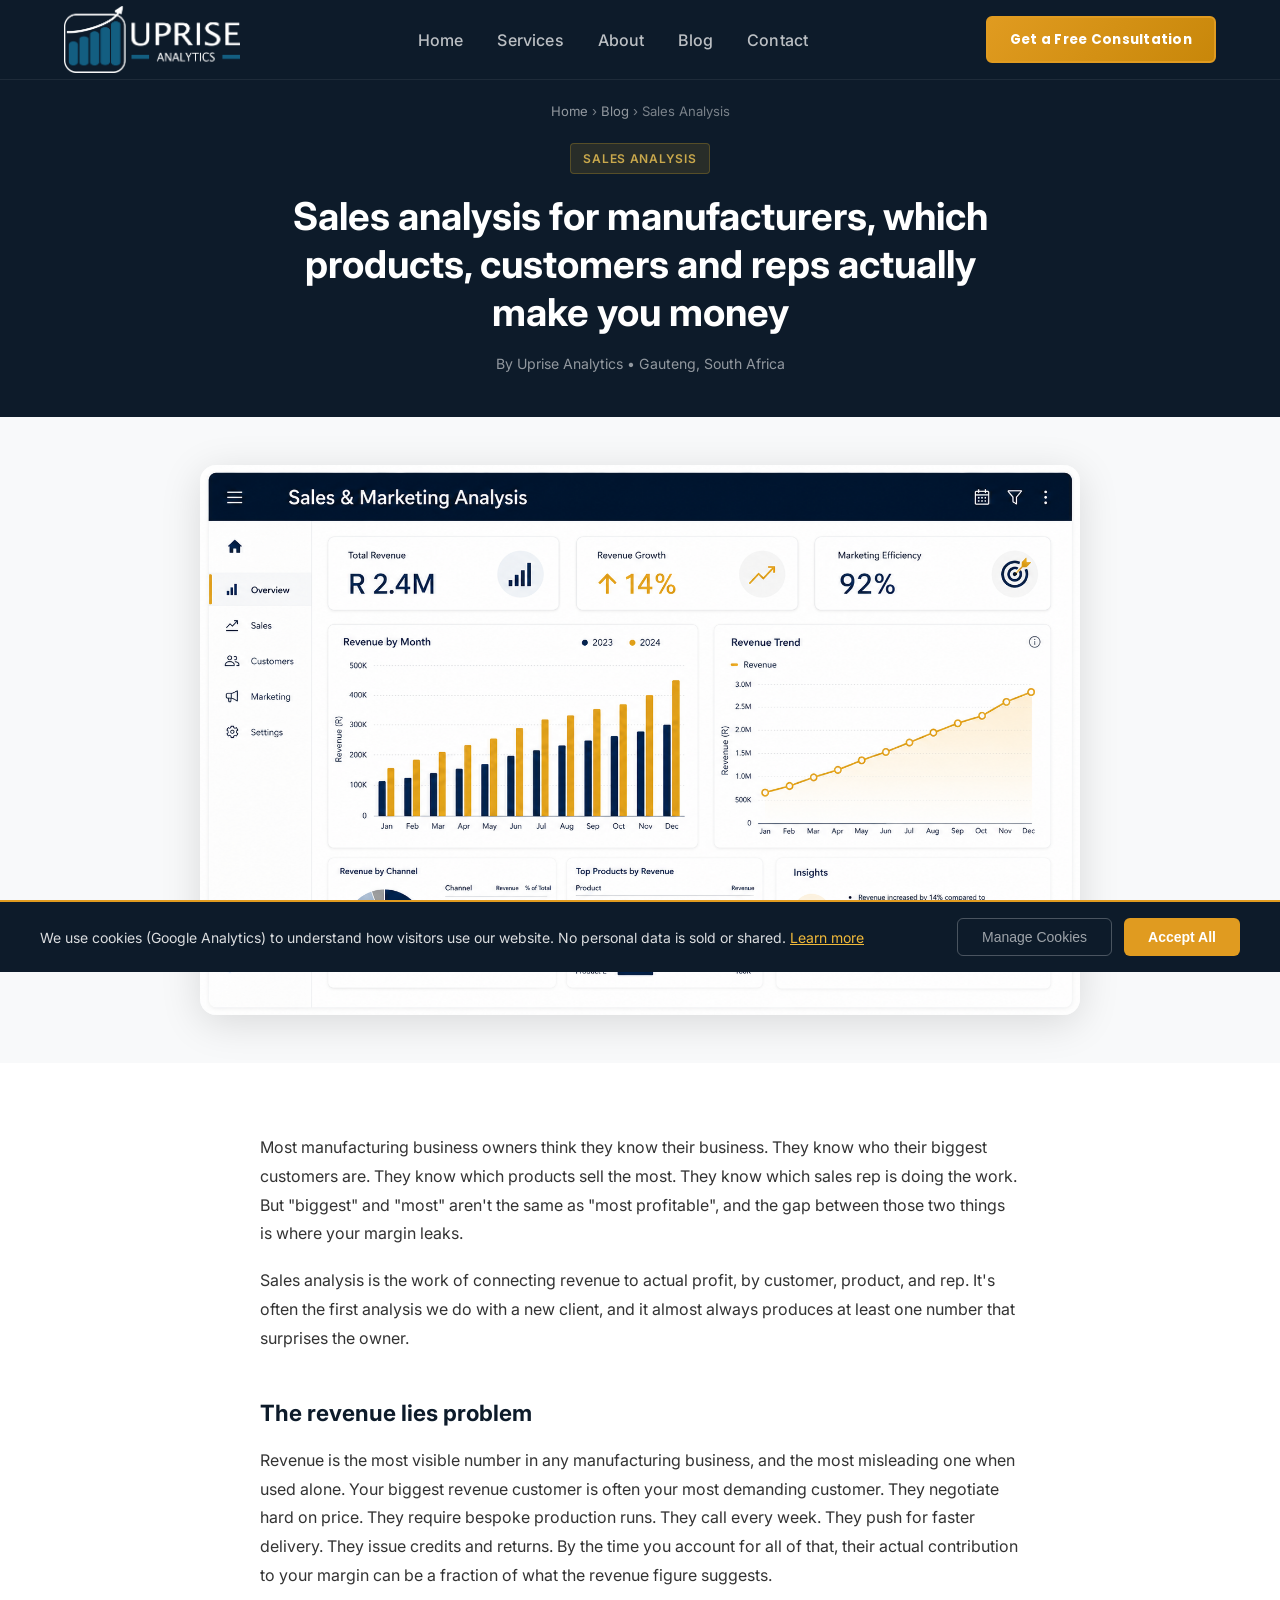
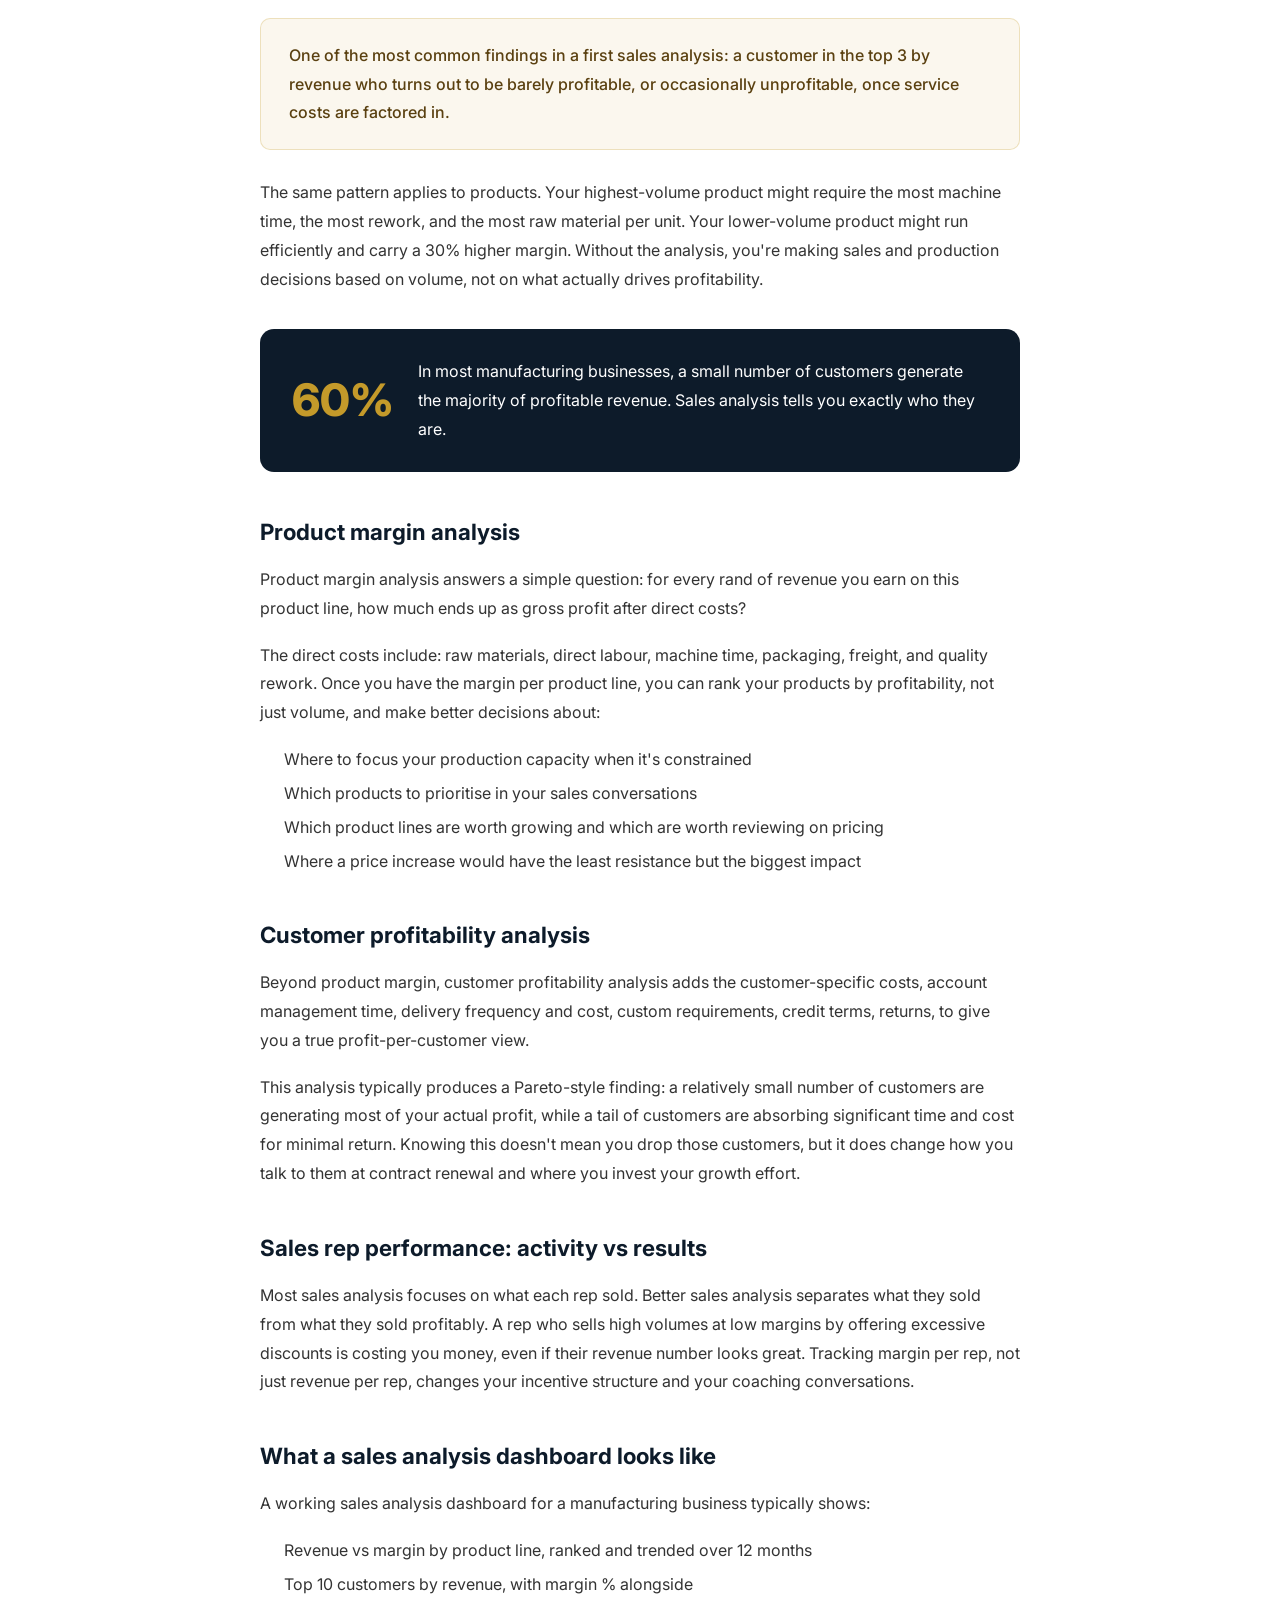
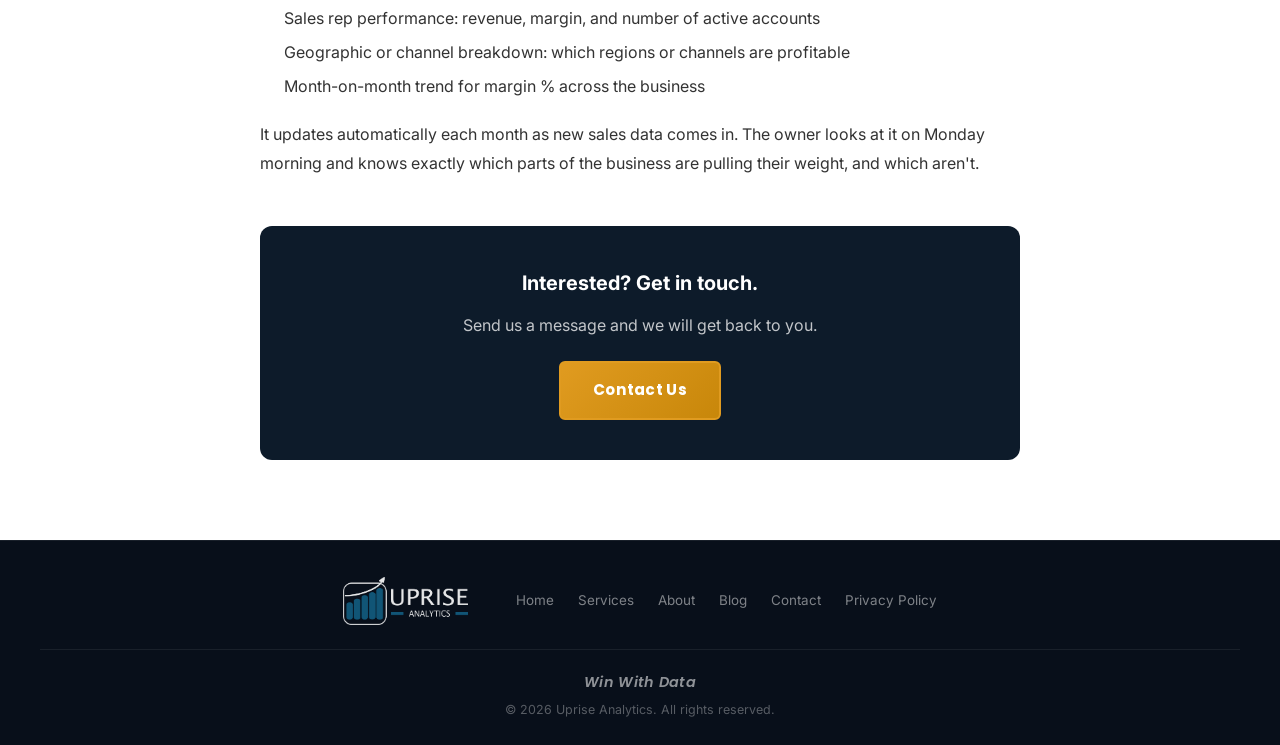
<file: blog/sales-analysis-for-manufacturers.html>
﻿<!DOCTYPE html>
<html lang="en">
<head>
    <script>if (localStorage.getItem('analyticsConsent') === 'false') { window['ga-disable-G-B9ZDE1XXMC'] = true; }</script>
    <script async src="https://www.googletagmanager.com/gtag/js?id=G-B9ZDE1XXMC"></script>
    <script>window.dataLayer=window.dataLayer||[];function gtag(){dataLayer.push(arguments);}gtag('js',new Date());gtag('config','G-B9ZDE1XXMC');</script>
    <meta charset="UTF-8">
    <meta name="viewport" content="width=device-width, initial-scale=1.0">
    <meta name="description" content="Most Gauteng manufacturers don't know which products or customers are profitable. Sales analysis tells you exactly where your money comes from — and where it leaks.">
    <meta name="robots" content="index, follow">
    <title>Sales Analysis for Manufacturers — Which Products and Customers Actually Make You Money | Uprise Analytics</title>
    <link rel="icon" type="image/png" href="../Images/favcon.png">
    <link rel="canonical" href="https://www.upriseanalytics.co.za/blog/sales-analysis-for-manufacturers.html">
    <meta property="og:type" content="article">
    <meta property="og:title" content="Sales Analysis for Manufacturers — Which Products and Customers Actually Make You Money">
    <meta property="og:description" content="Most Gauteng manufacturers don't know which products or customers are profitable. Sales analysis changes that.">
    <meta property="og:image" content="https://www.upriseanalytics.co.za/Images/logo-dark.png">
    <meta property="og:site_name" content="Uprise Analytics">
    <link rel="preconnect" href="https://fonts.googleapis.com">
    <link rel="preconnect" href="https://fonts.gstatic.com" crossorigin>
    <link href="https://fonts.googleapis.com/css2?family=Poppins:wght@300;400;500;600;700;800&family=Inter:wght@300;400;500;600&display=swap" rel="stylesheet">
    <link rel="stylesheet" href="../css/styles.css">
    <style>
        .post-hero { background: #0D1B2A; color: white; padding: 100px 0 40px; }
        .post-hero-inner { max-width: 760px; margin: 0 auto; text-align: center; }
        .post-tag { display: inline-block; background: rgba(196,154,42,0.15); color: #C9A84C; border: 1px solid rgba(196,154,42,0.3); border-radius: 4px; padding: 4px 12px; font-size: 0.75rem; font-weight: 600; letter-spacing: 0.06em; text-transform: uppercase; margin-bottom: 18px; }
        .post-hero h1 { font-size: clamp(1.6rem, 3.5vw, 2.4rem); font-weight: 700; line-height: 1.25; color: white; margin-bottom: 16px; }
        .post-hero .post-meta { color: rgba(255,255,255,0.55); font-size: 0.88rem; }
        .post-body { padding: 70px 0 80px; background: white; }
        .post-body-inner { max-width: 760px; margin: 0 auto; }
        .post-body h2 { font-size: 1.4rem; font-weight: 700; color: var(--color-navy, #0D1B2A); margin: 40px 0 14px; }
        .post-body p { font-size: 1rem; line-height: 1.8; color: #333; margin-bottom: 18px; }
        .post-body ul { margin: 0 0 20px 24px; }
        .post-body li { font-size: 1rem; line-height: 1.75; color: #333; margin-bottom: 6px; }
        .insight-block { background: rgba(196,154,42,0.08); border: 1px solid rgba(196,154,42,0.25); border-radius: 10px; padding: 22px 28px; margin: 28px 0; }
        .insight-block p { margin: 0; font-weight: 500; color: #5a4010; }
        .post-cta-box { background: var(--color-navy, #0D1B2A); color: white; border-radius: 12px; padding: 40px 36px; margin-top: 48px; text-align: center; }
        .post-cta-box h3 { color: white; font-size: 1.25rem; margin-bottom: 10px; }
        .post-cta-box p { color: rgba(255,255,255,0.75); margin-bottom: 22px; }
        .breadcrumb { font-size: 0.82rem; color: rgba(255,255,255,0.45); margin-bottom: 20px; }
        .breadcrumb a { color: rgba(255,255,255,0.55); text-decoration: none; }

        /* Featured image */
        .post-featured-image { background: #f8f9fa; padding: 48px 0; }
        .post-featured-image img { width: 100%; max-width: 880px; display: block; margin: 0 auto; border-radius: 16px; box-shadow: 0 8px 40px rgba(0,0,0,0.13); }

        /* Highlight / pull quote box */
        .post-highlight { background: linear-gradient(135deg, #EEF4FB, #e3edf8); border-left: 4px solid #C49A2A; border-radius: 8px; padding: 22px 28px; margin: 32px 0; font-size: 1.05rem; font-weight: 500; color: #0D1B2A; font-style: italic; }

        /* Stat callout */
        .post-stat { display: flex; align-items: center; gap: 24px; background: #0D1B2A; border-radius: 14px; padding: 28px 32px; margin: 36px 0; }
        .post-stat-number { font-size: 2.8rem; font-weight: 800; color: #C49A2A; line-height: 1; white-space: nowrap; flex-shrink: 0; }
        .post-stat-text { font-size: 1rem; line-height: 1.6; color: white !important; margin: 0 !important; }
        @media (max-width: 640px) {
            .post-stat { flex-direction: column; align-items: flex-start; gap: 10px; padding: 22px 20px; }
            .post-stat-number { font-size: 2.2rem; }
            .post-highlight { padding: 18px 20px; font-size: 0.97rem; }
            .post-featured-image { padding: 28px 0; }
            .post-featured-image img { border-radius: 10px; }
        }    </style>
</head>
<body>

    <nav class="navbar" id="navbar">
        <div class="container nav-container">
            <a href="/" class="nav-logo">
                <img src="../Images/logo-white.png" alt="Uprise Analytics" class="nav-logo-img nav-logo-white">
                <img src="../Images/logo-dark.png"  alt="Uprise Analytics" class="nav-logo-img nav-logo-dark">
            </a>
            <ul class="nav-links" id="navLinks">
                <li><a href="/" class="nav-link">Home</a></li>
                <li><a href="/#services" class="nav-link">Services</a></li>
                <li><a href="/#about" class="nav-link">About</a></li>
                <li><a href="/blog/" class="nav-link">Blog</a></li>
                <li><a href="/#contact" class="nav-link">Contact</a></li>
                <li class="nav-mobile-cta"><a href="/#contact" class="btn btn-accent">Get a Free Consultation</a></li>
            </ul>
            <a href="/#contact" class="btn btn-accent nav-cta">Get a Free Consultation</a>
            <button class="hamburger" id="hamburger" aria-label="Toggle navigation menu">
                <span></span>
                <span></span>
                <span></span>
            </button>
        </div>
    </nav>

    <section class="post-hero">
        <div class="container">
            <div class="post-hero-inner">
                <p class="breadcrumb"><a href="/">Home</a> &rsaquo; <a href="/blog/">Blog</a> &rsaquo; Sales Analysis</p>
                <span class="post-tag">Sales Analysis</span>
                <h1>Sales analysis for manufacturers, which products, customers and reps actually make you money</h1>
                <p class="post-meta">By Uprise Analytics &bull; Gauteng, South Africa</p>
            </div>
        </div>
    </section>

    
    <div class="post-featured-image">
        <div class="container">
            <img src="../Images/sales_marketing.png" alt="Sales and marketing analytics dashboard" loading="lazy">
        </div>
    </div>
<section class="post-body">
        <div class="container">
            <div class="post-body-inner">

                <p>Most manufacturing business owners think they know their business. They know who their biggest customers are. They know which products sell the most. They know which sales rep is doing the work. But "biggest" and "most" aren't the same as "most profitable", and the gap between those two things is where your margin leaks.</p>

                <p>Sales analysis is the work of connecting revenue to actual profit, by customer, product, and rep. It's often the first analysis we do with a new client, and it almost always produces at least one number that surprises the owner.</p>

                <h2>The revenue lies problem</h2>

                <p>Revenue is the most visible number in any manufacturing business, and the most misleading one when used alone. Your biggest revenue customer is often your most demanding customer. They negotiate hard on price. They require bespoke production runs. They call every week. They push for faster delivery. They issue credits and returns. By the time you account for all of that, their actual contribution to your margin can be a fraction of what the revenue figure suggests.</p>

                <div class="insight-block">
                    <p>One of the most common findings in a first sales analysis: a customer in the top 3 by revenue who turns out to be barely profitable, or occasionally unprofitable, once service costs are factored in.</p>
                </div>

                <p>The same pattern applies to products. Your highest-volume product might require the most machine time, the most rework, and the most raw material per unit. Your lower-volume product might run efficiently and carry a 30% higher margin. Without the analysis, you're making sales and production decisions based on volume, not on what actually drives profitability.</p>

                <div class="post-stat"><span class="post-stat-number">60%</span><p class="post-stat-text">In most manufacturing businesses, a small number of customers generate the majority of profitable revenue. Sales analysis tells you exactly who they are.</p></div>

                <h2>Product margin analysis</h2>

                <p>Product margin analysis answers a simple question: for every rand of revenue you earn on this product line, how much ends up as gross profit after direct costs?</p>

                <p>The direct costs include: raw materials, direct labour, machine time, packaging, freight, and quality rework. Once you have the margin per product line, you can rank your products by profitability, not just volume, and make better decisions about:</p>
                <ul>
                    <li>Where to focus your production capacity when it's constrained</li>
                    <li>Which products to prioritise in your sales conversations</li>
                    <li>Which product lines are worth growing and which are worth reviewing on pricing</li>
                    <li>Where a price increase would have the least resistance but the biggest impact</li>
                </ul>

                <h2>Customer profitability analysis</h2>

                <p>Beyond product margin, customer profitability analysis adds the customer-specific costs, account management time, delivery frequency and cost, custom requirements, credit terms, returns, to give you a true profit-per-customer view.</p>

                <p>This analysis typically produces a Pareto-style finding: a relatively small number of customers are generating most of your actual profit, while a tail of customers are absorbing significant time and cost for minimal return. Knowing this doesn't mean you drop those customers, but it does change how you talk to them at contract renewal and where you invest your growth effort.</p>

                <h2>Sales rep performance: activity vs results</h2>

                <p>Most sales analysis focuses on what each rep sold. Better sales analysis separates what they sold from what they sold profitably. A rep who sells high volumes at low margins by offering excessive discounts is costing you money, even if their revenue number looks great. Tracking margin per rep, not just revenue per rep, changes your incentive structure and your coaching conversations.</p>

                <h2>What a sales analysis dashboard looks like</h2>

                <p>A working sales analysis dashboard for a manufacturing business typically shows:</p>
                <ul>
                    <li>Revenue vs margin by product line, ranked and trended over 12 months</li>
                    <li>Top 10 customers by revenue, with margin % alongside</li>
                    <li>Sales rep performance: revenue, margin, and number of active accounts</li>
                    <li>Geographic or channel breakdown: which regions or channels are profitable</li>
                    <li>Month-on-month trend for margin % across the business</li>
                </ul>

                <p>It updates automatically each month as new sales data comes in. The owner looks at it on Monday morning and knows exactly which parts of the business are pulling their weight, and which aren't.</p>

                <div class="post-cta-box"><h3>Interested? Get in touch.</h3><p>Send us a message and we will get back to you.</p><a href="/#contact" class="btn btn-accent">Contact Us</a></div>

            </div>
        </div>
    </section>

    <footer class="footer">
        <div class="container footer-top">
            <a href="/" class="nav-logo footer-logo">
                <img src="../Images/logo-white.png" alt="Uprise Analytics" class="footer-logo-img">
            </a>
            <nav class="footer-nav" aria-label="Footer navigation">
                <a href="/">Home</a>
                <a href="/#services">Services</a>
                <a href="/#about">About</a>
                <a href="/blog/">Blog</a>
                <a href="/#contact">Contact</a>
                <a href="/privacy-policy.html">Privacy Policy</a>
            </nav>
        </div>
        <div class="container footer-bottom">
            <p class="footer-tagline"><em>Win With Data</em></p>
            <p class="footer-copy">&copy; 2026 Uprise Analytics. All rights reserved.</p>
        </div>
    </footer>
    <div id="cookieBanner" class="cookie-banner" role="dialog" aria-label="Cookie notice" aria-live="polite"><div class="cookie-banner__inner"><p class="cookie-banner__text">We use cookies (Google Analytics) to understand how visitors use our website. No personal data is sold or shared. <a href="/privacy-policy.html" style="color:var(--color-accent-light);text-decoration:underline;">Learn more</a></p><div class="cookie-banner__actions"><button id="cookieManage" class="cookie-banner__decline">Manage Cookies</button><button id="cookieAccept" class="cookie-banner__accept">Accept All</button></div></div></div>
    <div id="cookieModal" class="cookie-modal" role="dialog" aria-modal="true" aria-label="Cookie settings"><div class="cookie-modal__overlay"></div><div class="cookie-modal__box"><div class="cookie-modal__header"><h2>Cookie Settings</h2><button id="cookieModalClose" class="cookie-modal__close" aria-label="Close">&times;</button></div><div class="cookie-modal__body"><div class="cookie-row"><div class="cookie-row__info"><strong>Essential Cookies</strong><p>Required for the website to work properly.</p></div><label class="cookie-toggle"><input type="checkbox" checked disabled><span class="cookie-toggle__slider"></span></label></div><div class="cookie-row"><div class="cookie-row__info"><strong>Analytics Cookies</strong><p>Google Analytics, helps us understand how visitors use our site.</p></div><label class="cookie-toggle"><input type="checkbox" id="analyticsToggle" checked><span class="cookie-toggle__slider"></span></label></div></div><div class="cookie-modal__footer"><button id="cookieSavePrefs" class="cookie-banner__accept">Save Preferences</button></div></div></div>
    <script src="../js/main.js"></script>
</body>
</html>
</file>
<file: css/styles.css>
/* ================================================
   UPRISE ANALYTICS — STYLESHEET
   ================================================ */

/* ---- Custom Properties ---- */
:root {
    --color-primary:       #1B6CA8;   /* rich saturated blue-teal  */
    --color-primary-dark:  #0D1B2A;   /* deep navy                 */
    --color-primary-light: #2E86C1;   /* brighter hover variant    */
    --color-accent:        #E09B20;   /* bright amber — WCAG AA    */
    --color-accent-light:  #F0B93A;
    --color-accent-hover:  #C8870A;   /* darker amber for hover    */
    --color-white:         #FFFFFF;
    --color-surface:       #F8FAFC;   /* barely off-white          */
    --color-why-bg:        #EEF4FB;   /* blue-tinted section bg    */
    --color-gray-50:       #F8F9FA;
    --color-gray-100:      #F1F3F5;
    --color-gray-200:      #E9ECEF;
    --color-gray-400:      #ADB5BD;
    --color-gray-600:      #6C757D;
    --color-text:          #0F172A;
    --color-text-muted:    #475569;

    --font-heading: 'Poppins', sans-serif;
    --font-body:    'Inter', sans-serif;

    --shadow-sm:  0 1px 3px rgba(0,0,0,0.08);
    --shadow-md:  0 4px 16px rgba(0,0,0,0.10);
    --shadow-lg:  0 8px 32px rgba(0,0,0,0.12);
    --shadow-xl:  0 16px 48px rgba(0,0,0,0.15);

    --radius-sm:  6px;
    --radius-md:  12px;
    --radius-lg:  20px;
    --radius-xl:  32px;

    --transition:    all 0.3s ease;
    --container-max: 1200px;
    --nav-height:    80px;
}


/* ================================================
   RESET & BASE
   ================================================ */
*, *::before, *::after {
    box-sizing: border-box;
    margin: 0;
    padding: 0;
}

html {
    scroll-behavior: smooth;
    scroll-padding-top: var(--nav-height);
}

body {
    font-family: var(--font-body);
    color: var(--color-text);
    background: var(--color-white);
    line-height: 1.75;
    -webkit-font-smoothing: antialiased;
    overflow-x: hidden;
}

img  { max-width: 100%; display: block; }
a    { text-decoration: none; color: inherit; }
ul   { list-style: none; }


/* ================================================
   UTILITIES
   ================================================ */
.container {
    max-width: var(--container-max);
    margin: 0 auto;
    padding: 0 24px;
}

.text-accent { color: var(--color-accent); }


/* ---- Buttons ---- */
.btn {
    display: inline-flex;
    align-items: center;
    justify-content: center;
    gap: 8px;
    padding: 14px 32px;
    border-radius: var(--radius-sm);
    font-family: var(--font-heading);
    font-weight: 600;
    font-size: 0.95rem;
    letter-spacing: 0.02em;
    cursor: pointer;
    border: 2px solid transparent;
    transition: var(--transition);
    white-space: nowrap;
}

.btn-primary {
    background: var(--color-primary);
    color: var(--color-white);
    border-color: var(--color-primary);
}
.btn-primary:hover {
    background: var(--color-primary-light);
    border-color: var(--color-primary-light);
    transform: translateY(-2px);
    box-shadow: var(--shadow-md);
}

.btn-accent {
    background: linear-gradient(135deg, var(--color-accent), var(--color-accent-hover));
    color: #ffffff;
    border-color: var(--color-accent);
    font-weight: 700;
}
.btn-accent:hover {
    background: linear-gradient(135deg, var(--color-accent-light), var(--color-accent));
    border-color: var(--color-accent-light);
    transform: translateY(-2px);
    box-shadow: 0 6px 24px rgba(224,155,32,0.40);
}

.btn-light {
    background: var(--color-white);
    color: var(--color-primary);
    border-color: var(--color-white);
}
.btn-light:hover {
    background: transparent;
    color: var(--color-white);
    transform: translateY(-2px);
}

.btn-outline-light {
    background: transparent;
    color: var(--color-white);
    border-color: rgba(255,255,255,0.45);
}
.btn-outline-light:hover {
    background: rgba(255,255,255,0.1);
    border-color: var(--color-white);
    transform: translateY(-2px);
}

.btn-full {
    width: 100%;
    padding: 14px 30px;
}


/* ---- Section Shared ---- */
.section-header {
    text-align: center;
    margin-bottom: 48px;
}

.section-badge {
    display: inline-block;
    padding: 5px 16px;
    background: rgba(28,61,90,0.08);
    color: var(--color-primary);
    border-radius: 100px;
    font-size: 0.88rem;
    font-weight: 700;
    letter-spacing: 0.1em;
    text-transform: uppercase;
    margin-bottom: 14px;
}

.section-badge--light {
    background: rgba(255,255,255,0.14);
    color: rgba(255,255,255,0.9);
}

.section-title {
    font-family: var(--font-heading);
    font-size: clamp(2rem, 4vw, 2.75rem);
    font-weight: 700;
    color: var(--color-text);
    line-height: 1.2;
    margin-bottom: 16px;
}

.section-title--light { color: var(--color-white); }

.section-subtitle {
    font-size: 1rem;
    color: var(--color-text-muted);
    max-width: 540px;
    margin: 0 auto;
    line-height: 1.75;
}

.section-subtitle--light { color: rgba(255,255,255,0.7); }


/* ================================================
   NAVBAR
   ================================================ */
.navbar {
    position: fixed;
    top: 0; left: 0; right: 0;
    z-index: 1000;
    height: var(--nav-height);
    background: #0D1B2A;
    border-bottom: 1px solid rgba(255,255,255,0.07);
    transition: box-shadow 0.3s ease;
}

.navbar.scrolled {
    box-shadow: 0 2px 24px rgba(0,0,0,0.45);
}

.nav-container {
    height: 100%;
    display: flex;
    align-items: center;
    justify-content: space-between;
    gap: 24px;
}

/* ---- Logo (horizontal: icon + wordmark) ---- */
.nav-logo {
    display: flex;
    align-items: center;
    gap: 10px;
    flex-shrink: 0;
    text-decoration: none;
}


/* ---- Nav links ---- */
.nav-links {
    display: flex;
    align-items: center;
    gap: 2px;
    flex: 1;
    justify-content: center;
}

.nav-link {
    padding: 8px 16px;
    border-radius: var(--radius-sm);
    font-size: 1rem;
    font-weight: 500;
    color: rgba(255,255,255,0.72);
    transition: var(--transition);
    letter-spacing: 0.01em;
}

.nav-link:hover,
.nav-link.active {
    color: #ffffff;
    background: rgba(255,255,255,0.08);
}

.nav-cta {
    font-size: 0.84rem;
    padding: 10px 22px;
    flex-shrink: 0;
}

/* ---- Hamburger ---- */
.hamburger {
    display: none;
    flex-direction: column;
    gap: 5px;
    background: none;
    border: none;
    cursor: pointer;
    padding: 6px;
    flex-shrink: 0;
}

.hamburger span {
    display: block;
    width: 22px;
    height: 2px;
    background: rgba(255,255,255,0.85);
    border-radius: 2px;
    transition: var(--transition);
}

.hamburger.active span:nth-child(1) { transform: translateY(7px) rotate(45deg); }
.hamburger.active span:nth-child(2) { opacity: 0; transform: scaleX(0); }
.hamburger.active span:nth-child(3) { transform: translateY(-7px) rotate(-45deg); }

/* Navbar logo */
.nav-logo-img {
    height: 68px;
    width: auto;
    object-fit: contain;
    display: block;
}

.nav-logo-dark  { display: none; }
.nav-mobile-cta { display: none; }

/* Footer logo — proper white PNG, no filter needed */
.footer-logo-img {
    height: 48px;
    width: auto;
    object-fit: contain;
    display: block;
    opacity: 0.9;
}


/* ================================================
   HERO
   ================================================ */
.hero {
    min-height: 100vh;
    background: linear-gradient(160deg, #080F1A 0%, #0D1B2A 50%, #0F2D48 100%);
    display: flex;
    flex-direction: column;
    position: relative;
    overflow: hidden;
    padding-top: var(--nav-height);
}

.hero-bg-pattern {
    position: absolute;
    inset: 0;
    background-image:
        radial-gradient(ellipse at 75% 40%, rgba(27,108,168,0.22) 0%, transparent 60%),
        radial-gradient(ellipse at 15% 85%, rgba(224,155,32,0.08) 0%, transparent 50%);
    pointer-events: none;
}

.hero-dashboard-bg {
    position: absolute;
    bottom: 0;
    left: 0;
    width: 58%;
    pointer-events: none;
    z-index: 0;
    opacity: 0.52;
    mask-image: linear-gradient(to right, rgba(0,0,0,0.6) 0%, rgba(0,0,0,0.3) 60%, transparent 100%),
                linear-gradient(to top, rgba(0,0,0,0.8) 0%, rgba(0,0,0,0.5) 50%, transparent 100%);
    mask-composite: intersect;
    -webkit-mask-image: linear-gradient(to right, rgba(0,0,0,0.6) 0%, rgba(0,0,0,0.3) 60%, transparent 100%),
                        linear-gradient(to top, rgba(0,0,0,0.8) 0%, rgba(0,0,0,0.5) 50%, transparent 100%);
    -webkit-mask-composite: source-in;
}

.hero-dashboard-bg svg {
    width: 100%;
    height: auto;
    display: block;
}

.hero-container {
    flex: 1;
    display: flex;
    align-items: center;
    justify-content: center;
    padding: 80px 60px 64px;
}

.hero-content {
    text-align: center;
    width: 100%;
}

/* About card logo */
.about-logo-img {
    width: 100%;
    max-width: 260px;
    height: auto;
    object-fit: contain;
    display: block;
    margin: 0 auto;
    opacity: 0.92;
}

.hero-badge {
    display: inline-block;
    padding: 6px 16px;
    background: rgba(201,168,76,0.14);
    border: 1px solid rgba(201,168,76,0.28);
    color: var(--color-accent-light);
    border-radius: 100px;
    font-size: 0.72rem;
    font-weight: 600;
    letter-spacing: 0.1em;
    text-transform: uppercase;
    margin-bottom: 22px;
}

.hero-title {
    font-family: var(--font-heading);
    font-size: clamp(2.4rem, 5.5vw, 5rem);
    font-weight: 800;
    color: var(--color-white);
    line-height: 1.05;
    margin-bottom: 32px;
}

.hero-subtitle {
    font-size: 1.15rem;
    color: rgba(255,255,255,0.7);
    line-height: 1.85;
    margin-bottom: 40px;
    max-width: 760px;
    margin-left: auto;
    margin-right: auto;
}

.hero-actions {
    display: flex;
    gap: 14px;
    flex-wrap: wrap;
    justify-content: center;
}

.hero-slogan {
    margin-top: 20px;
    margin-bottom: 4px;
    font-family: var(--font-heading);
    font-size: 1.05rem;
    font-weight: 600;
    color: rgba(255,255,255,0.75);
    letter-spacing: 0.02em;
}

.hero-trust {
    margin-top: 8px;
    font-size: 0.82rem;
    color: rgba(255,255,255,0.48);
    letter-spacing: 0.01em;
}

/* Scroll indicator */

/* Scroll indicator */
.hero-scroll {
    display: flex;
    flex-direction: column;
    align-items: center;
    gap: 8px;
    padding: 20px;
    color: rgba(255,255,255,0.38);
    font-size: 0.7rem;
    letter-spacing: 0.12em;
    text-transform: uppercase;
}

.scroll-line {
    width: 1px;
    height: 36px;
    background: linear-gradient(to bottom, rgba(255,255,255,0.38), transparent);
    animation: scrollPulse 2s ease-in-out infinite;
}

@keyframes scrollPulse {
    0%, 100% { opacity: 0.38; }
    50%       { opacity: 0.9; }
}


/* ================================================
   TOOLS STRIP
   ================================================ */
.tools-strip {
    background: var(--color-white);
    border-top: 1px solid var(--color-gray-200);
    border-bottom: 1px solid var(--color-gray-200);
    padding: 32px 0 28px;
}

.tools-strip-label {
    font-size: 1.5rem;
    font-weight: 700;
    font-family: var(--font-heading);
    color: var(--color-navy);
    text-align: center;
    margin: 0 0 20px;
}

.tools-marquee-wrapper {
    overflow: hidden;
    width: 100%;
    -webkit-mask-image: linear-gradient(to right, transparent 0%, black 8%, black 92%, transparent 100%);
    mask-image: linear-gradient(to right, transparent 0%, black 8%, black 92%, transparent 100%);
}

.tools-track {
    display: flex;
    width: max-content;
    will-change: transform;
    animation: marquee-scroll 30s linear infinite;
}

.tools-track:hover {
    animation-play-state: paused;
}

@keyframes marquee-scroll {
    from { transform: translateX(0); }
    to   { transform: translateX(-25%); }
}

.tool-item {
    font-size: 0.95rem;
    font-weight: 600;
    color: var(--color-text);
    font-family: var(--font-heading);
    padding: 6px 32px;
    border-right: 1px solid var(--color-gray-200);
    white-space: nowrap;
}


/* ================================================
   SERVICES
   ================================================ */
.services {
    padding: 80px 0;
    background-color: var(--color-surface);
    background-image: url('../Images/ChatGPT Image Jun 24, 2026, 04_42_39 AM.png');
    background-size: 960px auto;
    background-position: top left;
    background-repeat: repeat;
    position: relative;
}

.services::before {
    content: '';
    position: absolute;
    inset: 0;
    background: rgba(255,255,255,0.80);
    pointer-events: none;
    z-index: 0;
}

.services .container { position: relative; z-index: 1; }

.services-grid {
    display: grid;
    grid-template-columns: repeat(3, 1fr);
    gap: 24px;
}

.service-card {
    background: var(--color-white);
    border: 1.5px solid var(--color-gray-200);
    border-radius: var(--radius-lg);
    padding: 56px 40px;
    position: relative;
    transition: var(--transition);
    box-shadow: 0 8px 40px rgba(0,0,0,0.10);
}

.service-card:hover {
    border-color: var(--color-primary);
    border-left: 3px solid var(--color-accent);
    transform: translateY(-5px);
    box-shadow: var(--shadow-lg);
}

/* Featured card */
.service-card.featured {
    background: linear-gradient(145deg, #1B4F72 0%, #1B6CA8 100%);
    border-color: #1B6CA8;
}

.service-card.featured .service-title { color: var(--color-white); }

.service-card.featured .service-desc,
.service-card.featured .service-list li { color: rgba(255,255,255,0.75); }

.service-card.featured .service-icon {
    background: rgba(255,255,255,0.12);
    color: var(--color-accent);
}

.service-card.featured .service-list li::before {
    background: var(--color-accent);
}

.featured-badge {
    position: absolute;
    top: -1px;
    right: 24px;
    background: var(--color-accent);
    color: var(--color-primary-dark);
    font-size: 0.68rem;
    font-weight: 700;
    letter-spacing: 0.09em;
    text-transform: uppercase;
    padding: 4px 12px;
    border-radius: 0 0 var(--radius-sm) var(--radius-sm);
}

.service-icon {
    width: 58px;
    height: 58px;
    background: rgba(28,61,90,0.07);
    color: var(--color-primary);
    border-radius: var(--radius-md);
    display: flex;
    align-items: center;
    justify-content: center;
    margin: 0 auto 22px;
    flex-shrink: 0;
}

.service-title {
    font-family: var(--font-heading);
    text-align: center;
    font-size: 1.1rem;
    font-weight: 700;
    color: var(--color-text);
    margin-bottom: 12px;
    line-height: 1.35;
}

.service-desc {
    font-size: 0.94rem;
    color: var(--color-text-muted);
    line-height: 1.75;
    margin-bottom: 24px;
}

.service-row {
    display: grid;
    grid-template-columns: 1fr 1fr;
    gap: 48px;
    align-items: center;
    margin-bottom: 56px;
}

.service-row:last-of-type { margin-bottom: 0; }

.service-row-image img {
    width: 100%;
    height: auto;
    border-radius: var(--radius-lg);
    box-shadow: 0 8px 40px rgba(0,0,0,0.13);
    display: block;
}

.service-list {
    display: flex;
    flex-direction: column;
    gap: 9px;
}

.service-list li {
    font-size: 0.9rem;
    color: var(--color-text-muted);
    padding-left: 18px;
    position: relative;
    line-height: 1.5;
}

.service-list li::before {
    content: '';
    position: absolute;
    left: 0;
    top: 6px;
    width: 6px;
    height: 6px;
    background: var(--color-accent);
    border-radius: 50%;
}


/* ================================================
   CTA STRIP
   ================================================ */
.cta-strip {
    background: #0D1B2A;
    border-top: 3px solid var(--color-accent);
    border-bottom: 1px solid rgba(255,255,255,0.06);
    padding: 48px 0;
}

.cta-strip-inner {
    display: flex;
    align-items: center;
    justify-content: space-between;
    gap: 24px;
    flex-wrap: wrap;
}

.cta-strip-text {
    font-family: var(--font-heading);
    font-weight: 700;
    font-size: clamp(1.2rem, 2.5vw, 1.6rem);
    color: var(--color-white);
}


/* ================================================
   WHY US
   ================================================ */
.why-us {
    padding: 100px 0;
    background: var(--color-why-bg);
}

.why-grid {
    display: grid;
    grid-template-columns: repeat(4, 1fr);
    gap: 20px;
}

.why-card {
    background: var(--color-white);
    border-radius: var(--radius-lg);
    padding: 32px 24px;
    text-align: center;
    border: 1.5px solid var(--color-gray-200);
    transition: var(--transition);
}

.why-card:hover {
    transform: translateY(-4px);
    box-shadow: var(--shadow-md);
    border-color: var(--color-primary);
}

.why-icon {
    width: 52px;
    height: 52px;
    background: rgba(27, 108, 168, 0.1);
    color: var(--color-primary);
    border-radius: var(--radius-md);
    display: flex;
    align-items: center;
    justify-content: center;
    margin: 0 auto 18px;
}

.why-card h4,
.why-card-title {
    font-family: var(--font-heading);
    font-size: 0.92rem;
    font-weight: 700;
    color: var(--color-text);
    margin-bottom: 10px;
    line-height: 1.4;
}

.why-card p {
    font-size: 0.84rem;
    color: var(--color-text-muted);
    line-height: 1.65;
}


/* ================================================
   ABOUT
   ================================================ */
.about {
    padding: 100px 0;
    background: var(--color-white);
}

.about-container {
    display: grid;
    grid-template-columns: 1fr 1.6fr;
    gap: 80px;
    align-items: center;
}

.about-card {
    background: linear-gradient(145deg, #0D1B2A 0%, #1B4F72 100%);
    border-radius: var(--radius-xl);
    padding: 48px 40px;
    color: var(--color-white);
    display: flex;
    flex-direction: column;
    gap: 28px;
}

.about-logo {
    display: flex;
    justify-content: center;
    padding-bottom: 4px;
}

.about-divider {
    height: 1px;
    background: rgba(255,255,255,0.1);
}

.about-stat {
    display: flex;
    flex-direction: column;
    align-items: center;
    text-align: center;
    gap: 6px;
}

.stat-number {
    font-family: var(--font-heading);
    font-size: clamp(1.6rem, 3.5vw, 2.6rem);
    font-weight: 800;
    color: var(--color-accent);
    line-height: 1;
}

.stat-label {
    font-size: 0.88rem;
    color: rgba(255,255,255,0.65);
    letter-spacing: 0.03em;
}

/* About text side */
.about-badge { display: block; width: fit-content; margin: 0 auto 40px; }
.about-content .section-title { display: block; width: 100%; text-align: center; margin-bottom: 24px; font-size: clamp(1.6rem, 2.8vw, 2.2rem); }

.about-text {
    font-size: 1rem;
    color: var(--color-text-muted);
    line-height: 1.8;
    margin-bottom: 16px;
}

.about-content .btn { margin-top: 32px; display: block; width: fit-content; margin-left: auto; margin-right: auto; }


/* ================================================
   CONTACT
   ================================================ */
.contact {
    padding: 100px 0;
    background: linear-gradient(135deg, #0D1B2A 0%, #1B3A5C 100%);
}

.contact .section-header { margin-bottom: 56px; }

.contact-container {
    display: grid;
    grid-template-columns: 1fr 2fr;
    gap: 48px;
    background: rgba(255,255,255,0.04);
    border: 1px solid rgba(255,255,255,0.1);
    border-radius: var(--radius-xl);
    padding: 48px;
    backdrop-filter: blur(8px);
}

.contact-info h3 {
    font-family: var(--font-heading);
    font-size: 1rem;
    font-weight: 700;
    color: var(--color-white);
    margin-bottom: 32px;
}

.contact-item {
    display: flex;
    align-items: flex-start;
    gap: 16px;
    margin-bottom: 24px;
}

.contact-icon {
    width: 44px;
    height: 44px;
    background: rgba(255,255,255,0.1);
    border: 1px solid rgba(255,255,255,0.15);
    border-radius: var(--radius-sm);
    display: flex;
    align-items: center;
    justify-content: center;
    flex-shrink: 0;
    color: #ffffff;   /* SVG icons inherit this as stroke color */
}

.contact-label {
    display: block;
    font-size: 0.7rem;
    color: rgba(255,255,255,0.45);
    letter-spacing: 0.1em;
    text-transform: uppercase;
    margin-bottom: 4px;
}

.contact-value {
    font-size: 0.88rem;
    color: var(--color-white);
    font-weight: 500;
    transition: var(--transition);
    word-break: break-all;
}

.contact-value:hover { color: var(--color-accent); }

/* Form */
.contact-form {
    display: flex;
    flex-direction: column;
    gap: 18px;
    min-width: 0;
}

.form-row {
    display: grid;
    grid-template-columns: 1fr 1fr;
    gap: 18px;
}

.form-group {
    display: flex;
    flex-direction: column;
    gap: 7px;
    min-width: 0;
}

.form-group label {
    font-size: 0.78rem;
    font-weight: 600;
    color: rgba(255,255,255,0.78);
    letter-spacing: 0.04em;
}

.form-group input,
.form-group select,
.form-group textarea {
    width: 100%;
    background: rgba(255,255,255,0.07);
    border: 1.5px solid rgba(255,255,255,0.14);
    border-radius: var(--radius-sm);
    padding: 12px 16px;
    font-family: var(--font-body);
    font-size: 0.9rem;
    color: var(--color-white);
    transition: var(--transition);
    outline: none;
    -webkit-appearance: none;
}

.form-group input::placeholder,
.form-group textarea::placeholder {
    color: rgba(255,255,255,0.28);
}

.form-group select option {
    background: var(--color-primary-dark);
    color: var(--color-white);
}

.form-group input:focus,
.form-group select:focus,
.form-group textarea:focus {
    border-color: var(--color-accent);
    background: rgba(255,255,255,0.11);
    box-shadow: 0 0 0 3px rgba(201,168,76,0.14);
}

.form-group textarea {
    resize: vertical;
    min-height: 100px;
}

.label-optional {
    font-weight: 400;
    opacity: 0.55;
    font-size: 0.72rem;
}


.form-success {
    display: none;
    padding: 14px 20px;
    background: rgba(34,197,94,0.14);
    border: 1px solid rgba(34,197,94,0.28);
    border-radius: var(--radius-sm);
    color: #86efac;
    font-size: 0.88rem;
    text-align: center;
}

.form-success.show { display: block; }


/* ================================================
   WHATSAPP FAB (mobile only)
   ================================================ */
.whatsapp-fab {
    display: none;
    position: fixed;
    bottom: 24px;
    right: 24px;
    width: 56px;
    height: 56px;
    background: #25D366;
    border-radius: 50%;
    align-items: center;
    justify-content: center;
    box-shadow: 0 4px 20px rgba(37,211,102,0.45);
    z-index: 9999;
    transition: transform 0.2s ease, box-shadow 0.2s ease;
}

.whatsapp-fab:hover {
    transform: scale(1.08);
    box-shadow: 0 6px 28px rgba(37,211,102,0.6);
}

@media (max-width: 768px) {
    .whatsapp-fab {
        display: flex;
        opacity: 0;
        pointer-events: none;
        transform: scale(0.8);
        transition: opacity 0.3s ease, transform 0.3s ease, box-shadow 0.2s ease;
    }
    .whatsapp-fab.whatsapp-fab--visible {
        opacity: 1;
        pointer-events: auto;
        transform: scale(1);
    }
}

/* ================================================
   FOOTER
   ================================================ */
.footer {
    background: #080F1A;
    border-top: 1px solid rgba(255,255,255,0.07);
    padding: 36px 0 24px;
}

.footer-top {
    display: flex;
    align-items: center;
    justify-content: center;
    gap: 48px;
    flex-wrap: wrap;
    margin-bottom: 24px;
}

.footer-bottom {
    text-align: center;
    border-top: 1px solid rgba(255,255,255,0.07);
    padding-top: 20px;
}

.footer-logo { display: flex; align-items: center; }

.footer-nav {
    display: flex;
    gap: 24px;
}

.footer-nav a {
    font-size: 0.84rem;
    color: rgba(255,255,255,0.48);
    transition: var(--transition);
}

.footer-nav a:hover { color: var(--color-accent); }

.footer-tagline {
    font-family: var(--font-heading);
    font-size: 0.9rem;
    font-weight: 600;
    color: rgba(255,255,255,0.55);
    margin-bottom: 4px;
    letter-spacing: 0.02em;
}

.footer-copy {
    font-size: 0.78rem;
    color: rgba(255,255,255,0.32);
}


/* ================================================
   SCROLL ANIMATIONS
   ================================================ */
[data-aos] {
    opacity: 0;
    transform: translateY(28px);
    transition: opacity 0.65s ease, transform 0.65s ease;
}

[data-aos].aos-animate {
    opacity: 1;
    transform: translateY(0);
}

[data-aos-delay="100"] { transition-delay: 0.1s; }
[data-aos-delay="200"] { transition-delay: 0.2s; }
[data-aos-delay="300"] { transition-delay: 0.3s; }


/* ================================================
   RESPONSIVE — TABLET  (≤ 1024px)
   ================================================ */
@media (max-width: 1024px) {
    .services-grid     { grid-template-columns: 1fr 1fr; }
    .why-grid          { grid-template-columns: 1fr 1fr; }
    .about-container   { gap: 48px; }
    .contact-container { grid-template-columns: 1fr 1.5fr; }

    .nav-mobile-cta    { display: none; }
}


/* ================================================
   RESPONSIVE — MOBILE  (≤ 768px)
   ================================================ */
@media (max-width: 768px) {
    :root { --nav-height: 68px; }

    /* ---- Navbar: white on mobile so it's visible above dark hero ---- */
    .navbar {
        background: #ffffff;
        border-bottom: 1px solid rgba(0,0,0,0.10);
        box-shadow: 0 2px 12px rgba(0,0,0,0.08);
    }
    .navbar.scrolled { box-shadow: 0 2px 20px rgba(0,0,0,0.14); }

    /* Logo: swap to dark version, larger on mobile */
    .nav-logo-white { display: none; }
    .nav-logo-dark  { display: block; }
    .nav-logo-img   { height: 62px; }

    /* Nav links: dark text on white dropdown */
    .nav-link                { color: rgba(13,27,42,0.72); padding: 14px 12px; font-size: 0.95rem; }
    .nav-link:hover          { background: rgba(13,27,42,0.06); color: #0D1B2A; }
    .nav-link.active         { color: #0D1B2A; background: rgba(13,27,42,0.08); }

    /* Hamburger: dark lines */
    .hamburger span { background: #0D1B2A; }

    .nav-cta   { display: none; }
    .hamburger { display: flex; }

    /* Dropdown menu */
    .nav-links {
        display: flex;
        position: fixed;
        top: var(--nav-height);
        left: 0; right: 0;
        background: #ffffff;
        flex-direction: column;
        align-items: stretch;
        padding: 8px 20px 20px;
        gap: 2px;
        border-bottom: 1px solid rgba(0,0,0,0.10);
        box-shadow: 0 8px 24px rgba(0,0,0,0.12);
        visibility: hidden;
        opacity: 0;
        pointer-events: none;
        transform: translateY(-8px);
        transition: opacity 0.22s ease, transform 0.22s ease, visibility 0s linear 0.22s;
        z-index: 999;
    }

    .nav-links.open {
        visibility: visible;
        opacity: 1;
        pointer-events: auto;
        transform: translateY(0);
        transition: opacity 0.22s ease, transform 0.22s ease, visibility 0s linear 0s;
    }

    /* CTA inside mobile menu */
    .nav-mobile-cta      { display: block; padding-top: 12px; margin-top: 8px; border-top: 1px solid rgba(0,0,0,0.08); }
    .nav-mobile-cta .btn { width: 100%; justify-content: center; padding: 13px 20px; }

    /* ---- Section padding ---- */
    .services  { padding: 60px 0; }
    .why-us    { padding: 60px 0; }
    .about     { padding: 60px 0; }
    .contact   { padding: 60px 0; }
    .cta-strip { padding: 36px 0; }

    /* ---- Tools strip ---- */
    .tools-strip       { padding: 24px 0 20px; }
    .tools-strip-label { font-size: 1.2rem; margin-bottom: 16px; }
    .tool-item         { font-size: 0.88rem; padding: 4px 20px; }

    /* ---- CTA strip ---- */
    .cta-strip-inner { flex-direction: column; text-align: center; gap: 20px; }

    /* ---- Hero ---- */
    .hero-container { padding: 40px 20px 48px; }
    .hero-badge     { display: inline-block; }
    .hero-actions   { justify-content: center; }

    /* ---- Services ---- */
    .services-grid { grid-template-columns: 1fr; }
    .service-card  { padding: 32px 24px; }
    .service-row   { grid-template-columns: 1fr; gap: 24px; margin-bottom: 48px; }
    .service-row .service-card { order: 1; }
    .service-row .service-row-image { order: 2; }

    /* ---- Why Us ---- */
    .why-card  { padding: 28px 20px; }
    .why-icon  { width: 46px; height: 46px; }

    /* ---- About ---- */
    .about-container { grid-template-columns: 1fr; gap: 32px; }
    .about-card      { padding: 36px 28px; }
    .about-logo-img  { max-width: 200px; }
    .stat-number     { font-size: 1.6rem; }
    .about-stat      { text-align: center; align-items: center; }
    .about-content .section-title { text-align: center; }
    .about-content .section-badge { text-align: center; display: block; }
    .about-text      { text-align: center; }
    .about-content .btn { display: block; width: 100%; text-align: center; }

    /* ---- Contact ---- */
    .contact-container { grid-template-columns: 1fr; padding: 32px 20px; overflow: hidden; }
    .contact-info      { text-align: center; }
    .contact-info h3   { text-align: center; }
    .contact-item      { flex-direction: column; align-items: center; }
    .form-row          { grid-template-columns: 1fr; }
    .form-group input,
    .form-group select,
    .form-group textarea { font-size: 16px; }

    /* ---- Footer ---- */
    .footer-top  { flex-direction: column; text-align: center; gap: 16px; }
    .footer-nav        { justify-content: center; flex-wrap: wrap; gap: 16px; }
}


/* ================================================
   RESPONSIVE — SMALL MOBILE  (≤ 480px)
   ================================================ */
@media (max-width: 480px) {
    :root { --nav-height: 64px; }

    .nav-logo-img   { height: 56px; }

    /* Section padding tighter on small phones */
    .services  { padding: 48px 0; }
    .why-us    { padding: 48px 0; }
    .about     { padding: 48px 0; }
    .contact   { padding: 48px 0; }

    /* Section header */
    .section-header { margin-bottom: 36px; }

    /* Hero */
    .hero-title    { font-size: clamp(2rem, 9vw, 2.8rem); }
    .hero-subtitle { font-size: 0.97rem; }
    .hero-actions  { flex-direction: column; }
    .hero-actions .btn { width: 100%; justify-content: center; }

    /* Why Us — single column */
    .why-grid { grid-template-columns: 1fr; }

    /* Service cards */
    .service-card { padding: 28px 20px; }

    /* About */
    .about-card   { padding: 28px 20px; }

    /* Contact */
    .contact-container { padding: 28px 16px; }
    .contact-item { gap: 12px; }

    /* Footer */
    .footer-top { flex-direction: column; text-align: center; }
    .footer-nav       { justify-content: center; flex-wrap: wrap; gap: 14px; }
}


/* ================================================
   COOKIE CONSENT BANNER
   ================================================ */
.cookie-banner {
    position: fixed;
    bottom: 0;
    left: 0;
    right: 0;
    background: var(--color-primary-dark);
    border-top: 2px solid var(--color-accent);
    padding: 16px 24px;
    z-index: 9999;
    transform: translateY(100%);
    transition: transform 0.35s ease;
}

.cookie-banner.visible {
    transform: translateY(0);
}

.cookie-banner__inner {
    max-width: var(--container-max);
    margin: 0 auto;
    display: flex;
    align-items: center;
    justify-content: space-between;
    gap: 24px;
}

.cookie-banner__text {
    color: rgba(255, 255, 255, 0.85);
    font-size: 0.875rem;
    line-height: 1.5;
    margin: 0;
}

.cookie-banner__actions {
    display: flex;
    gap: 12px;
    flex-shrink: 0;
}

.cookie-banner__accept {
    background: var(--color-accent);
    color: #fff;
    border: none;
    padding: 10px 24px;
    border-radius: var(--radius-sm);
    font-size: 0.875rem;
    font-weight: 600;
    cursor: pointer;
    transition: background 0.2s;
}

.cookie-banner__accept:hover {
    background: var(--color-accent-hover);
}

.cookie-banner__decline {
    background: transparent;
    color: rgba(255, 255, 255, 0.6);
    border: 1px solid rgba(255, 255, 255, 0.25);
    padding: 10px 24px;
    border-radius: var(--radius-sm);
    font-size: 0.875rem;
    font-weight: 500;
    cursor: pointer;
    transition: all 0.2s;
}

.cookie-banner__decline:hover {
    color: rgba(255, 255, 255, 0.9);
    border-color: rgba(255, 255, 255, 0.5);
}

@media (max-width: 600px) {
    .cookie-banner__inner {
        flex-direction: column;
        align-items: flex-start;
        gap: 14px;
    }

    .cookie-banner__actions {
        width: 100%;
    }

    .cookie-banner__accept,
    .cookie-banner__decline {
        flex: 1;
        text-align: center;
    }
}


/* ================================================
   COOKIE SETTINGS MODAL
   ================================================ */
.cookie-modal {
    display: none;
    position: fixed;
    inset: 0;
    z-index: 10000;
    align-items: center;
    justify-content: center;
    padding: 24px;
}

.cookie-modal.open {
    display: flex;
}

.cookie-modal__overlay {
    position: absolute;
    inset: 0;
    background: rgba(13, 27, 42, 0.75);
    backdrop-filter: blur(3px);
}

.cookie-modal__box {
    position: relative;
    background: #fff;
    border-radius: var(--radius-md);
    width: 100%;
    max-width: 500px;
    box-shadow: var(--shadow-xl);
    overflow: hidden;
}

.cookie-modal__header {
    display: flex;
    align-items: center;
    justify-content: space-between;
    padding: 20px 24px;
    border-bottom: 1px solid var(--color-gray-200);
}

.cookie-modal__header h2 {
    font-family: var(--font-heading);
    font-size: 1.05rem;
    font-weight: 700;
    color: var(--color-primary-dark);
    margin: 0;
}

.cookie-modal__close {
    background: none;
    border: none;
    font-size: 1.6rem;
    line-height: 1;
    color: var(--color-gray-400);
    cursor: pointer;
    padding: 2px 6px;
    transition: color 0.2s;
}

.cookie-modal__close:hover { color: var(--color-text); }

.cookie-modal__body {
    padding: 20px 24px;
    display: flex;
    flex-direction: column;
    gap: 14px;
}

.cookie-row {
    display: flex;
    align-items: center;
    justify-content: space-between;
    gap: 20px;
    padding: 16px;
    border: 1px solid var(--color-gray-200);
    border-radius: var(--radius-sm);
}

.cookie-row__info strong {
    display: block;
    font-size: 0.875rem;
    font-weight: 600;
    color: var(--color-text);
    margin-bottom: 4px;
}

.cookie-row__info p {
    font-size: 0.8rem;
    color: var(--color-text-muted);
    line-height: 1.5;
    margin: 0;
}

.cookie-modal__footer {
    padding: 16px 24px 20px;
    border-top: 1px solid var(--color-gray-200);
    display: flex;
    justify-content: flex-end;
}

/* Toggle Switch */
.cookie-toggle {
    position: relative;
    display: inline-block;
    width: 48px;
    height: 26px;
    flex-shrink: 0;
}

.cookie-toggle input {
    opacity: 0;
    width: 0;
    height: 0;
    position: absolute;
}

.cookie-toggle__slider {
    position: absolute;
    cursor: pointer;
    inset: 0;
    background: var(--color-gray-200);
    border-radius: 26px;
    transition: background 0.25s;
}

.cookie-toggle__slider:before {
    content: "";
    position: absolute;
    height: 20px;
    width: 20px;
    left: 3px;
    bottom: 3px;
    background: #fff;
    border-radius: 50%;
    box-shadow: 0 1px 3px rgba(0,0,0,0.2);
    transition: transform 0.25s;
}

.cookie-toggle input:checked + .cookie-toggle__slider {
    background: var(--color-accent);
}

.cookie-toggle input:checked + .cookie-toggle__slider:before {
    transform: translateX(22px);
}

.cookie-toggle input:disabled + .cookie-toggle__slider {
    background: var(--color-gray-400);
    cursor: not-allowed;
    opacity: 0.7;
}
</file>
